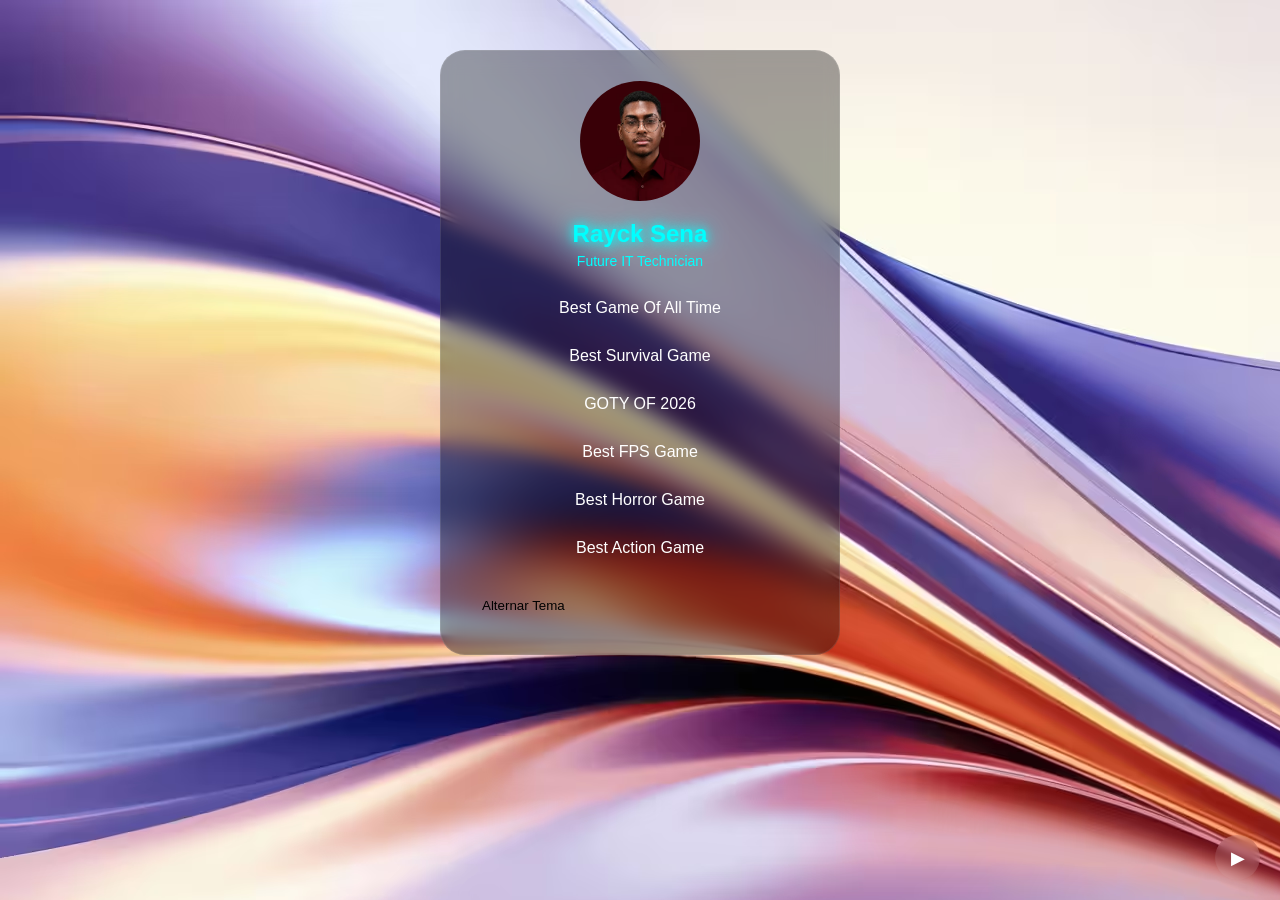
<file: meuprojeto/index.html>
<!DOCTYPE html>
<html lang="pt-BR">

<head>
  <meta charset="UTF-8">
  <title>Meu Linktree</title>
  <link rel="stylesheet" href="styles.css">
</head>

<body>

  <div class="container text-center">

    <img src="./profile.avif" alt="Foto" class="avatar">

    <h1 class="title">Rayck Sena</h1>
    <p class="subtitle">Future IT Technician</p>

    <div class="links">

      <a href="https://store.steampowered.com/app/1174180/Red_Dead_Redemption_2/" target="_blank" class="btn btn-primary">Best Game Of
        All Time</a>
      <a href="https://store.steampowered.com/app/346110/ARK_Survival_Evolved/" target="_blank" class="btn btn-secondary">Best Survival
        Game</a>
      <a href="https://www.rockstargames.com/VI" target="_blank" class="btn btn-dark">GOTY OF 2026</a>
      <a href="https://store.steampowered.com/app/730/CounterStrike_2/" target="_blank" class="btn btn-dark">Best FPS Game</a>
      <a href="https://store.steampowered.com/app/1693980/Dead_Space/" target="_blank" class="btn btn-dark">Best Horror Game</a>
      <a href="https://store.steampowered.com/app/601150/Devil_May_Cry_5/" target="_blank" class="btn btn-dark">Best Action Game</a>
    </div>

    <button class="btn btn-outline" onclick="toggleTheme()">
      Alternar Tema
    </button>

  </div>

  <script src="script.js"></script>
</body>

</html>

<audio id="musica" loop>
    <source src="Song.mp3" type="audio/mp3">
</audio>

<button id="player">▶</button>

<style>

#player{

    position: fixed;

    bottom: 20px;
    right: 20px;

    width: 45px;
    height: 45px;

    border: none;

    border-radius: 50%;

    background: rgba(255,255,255,0.1);

    color: white;

    backdrop-filter: blur(5px);

    cursor: pointer;

    font-size: 18px;
}

</style>

<script>

const musica = document.getElementById("musica");

const player = document.getElementById("player");

let tocando = false;

player.addEventListener("click", () => {

    if(!tocando){

        musica.play();

        player.innerHTML = "⏸";

        tocando = true;

    } else {

        musica.pause();

        player.innerHTML = "▶";

        tocando = false;

    }

});

</script>
</file>
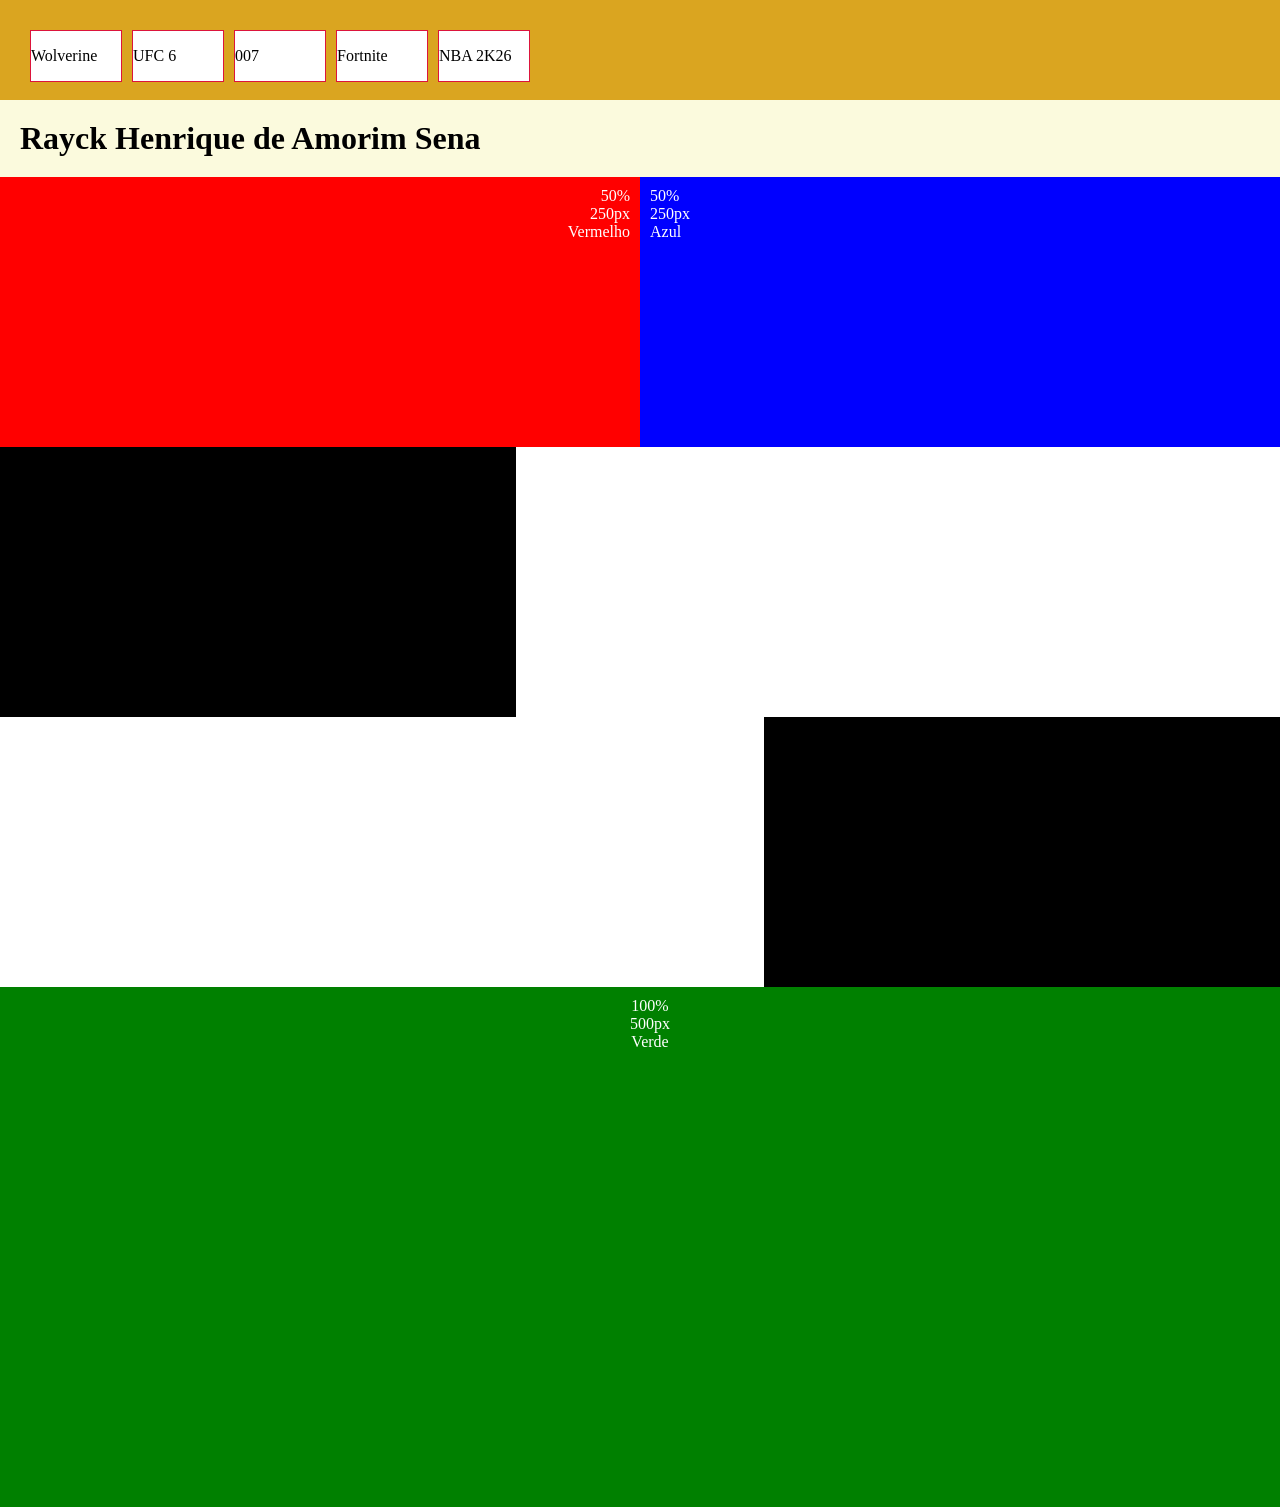
<file: modelo/index.html>
<!DOCTYPE html>
<html lang="en">

<head>
    <meta charset="UTF-8">
    <meta name="viewport" content="width=
    , initial-scale=1.0">
    <title>Document</title>

    <link rel="stylesheet" href="estilos.css">
</head>

<body>
    <div class="botoes">
        <a href="https://store.playstation.com/pt-br/product/UP9000-PPSA03671_00-MARVELSWOLVERINE"
            target="_blank">Wolverine</a>
        <a href="https://store.playstation.com/pt-br/product/EP0006-PPSA23566_00-STANDARDEDITION0" target="_blank"> UFC
            6</a>
        <a href="https://store.playstation.com/pt-br/concept/10006560" target="_blank">007</a>
        <a href="https://store.playstation.com/pt-br/concept/228748" target="_blank">Fortnite</a>
        <a href="https://store.playstation.com/pt-br/concept/10014149" target="_blank">NBA 2K26</a>
    </div>
    </div>
    <h1 class="h1">Rayck Henrique de Amorim Sena</h1>

    <div class="wrapper">
        <div class="meia-caixa texto-direita" style="background-color: red;">
            50%<br>
            250px<br>
            Vermelho<br>
        </div>
        <div class="meia-caixa" style="background-color: blue;">
            50%<br>
            250px<br>
            Azul<br>
        </div>

    </div>

    <div class="wrapper">
        <div class="meia-caixa texto-direita" style="background-color: black; color: white; width: 40%;">
        </div>
        <div class="meia-caixa" style="background-color: white; width: 60%;">
        </div>
    </div>

    <div class="wrapper">
        <div class="meia-caixa" style="background-color: white; color: black; width: 60%;">
        </div>

        <div class="meia-caixa" style="background-color: black; width: 40%;">
        </div>
    </div>

    <div class="caixa-completa">
        100%<br>
        500px<br>
        Verde<br>
    </div>

</body>

</html>
</file>
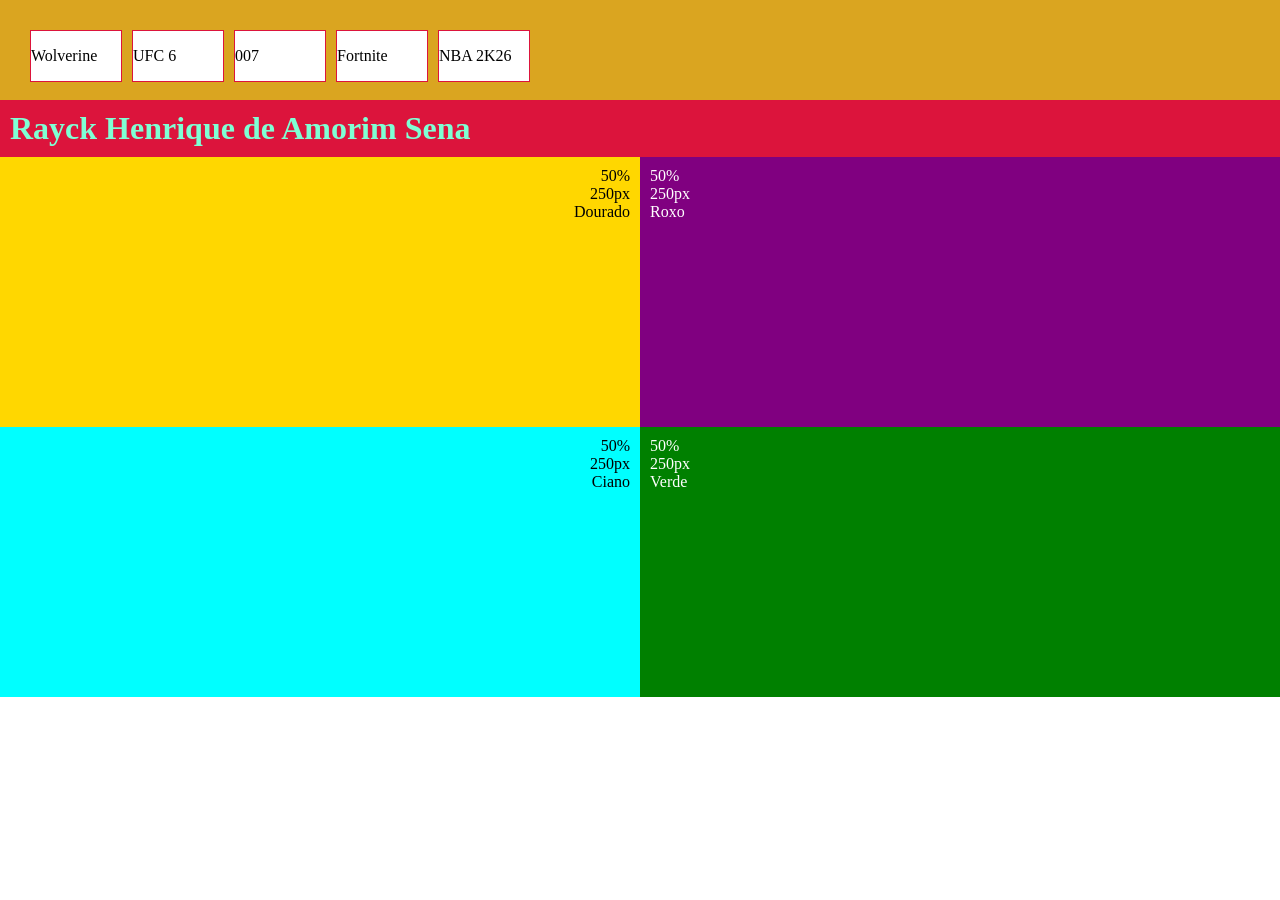
<file: modelo2/index.html>
<!DOCTYPE html>
<html lang="en">

<head>
    <meta charset="UTF-8">
    <meta name="viewport" content="width=device-width, initial-scale=1.0">
    <title>Document</title>
    <link rel="stylesheet" href="style.css">
</head>

<body>
    <div class="botoes">
        <a href="https://store.playstation.com/pt-br/product/UP9000-PPSA03671_00-MARVELSWOLVERINE"
            target="_blank">Wolverine</a>
        <a href="https://store.playstation.com/pt-br/product/EP0006-PPSA23566_00-STANDARDEDITION0" target="_blank"> UFC
            6</a>
        <a href="https://store.playstation.com/pt-br/concept/10006560" target="_blank">007</a>
        <a href="https://store.playstation.com/pt-br/concept/228748" target="_blank">Fortnite</a>
        <a href="https://store.playstation.com/pt-br/concept/10014149" target="_blank">NBA 2K26</a>
    </div>
    <h1 class="h1">Rayck Henrique de Amorim Sena</h1>
    <div class="wrapper">
        <div class="meia-caixa direita" style="background-color: gold; color: black;">
            50%<br>
            250px<br>
            Dourado
        </div>
        <div class="meia-caixa" style="background-color: purple;">
            50%<br>
            250px<br>
            Roxo
        </div>
    </div>

    <div class="wrapper">
        <div class="meia-caixa direita" style="background-color: cyan; color: black;">
            50%<br>
            250px<br>
            Ciano
        </div>

        <div class="meia-caixa" style="background-color: green;">
            50%<br>
            250px<br>
            Verde
        </div>
</body>

</html>
</file>
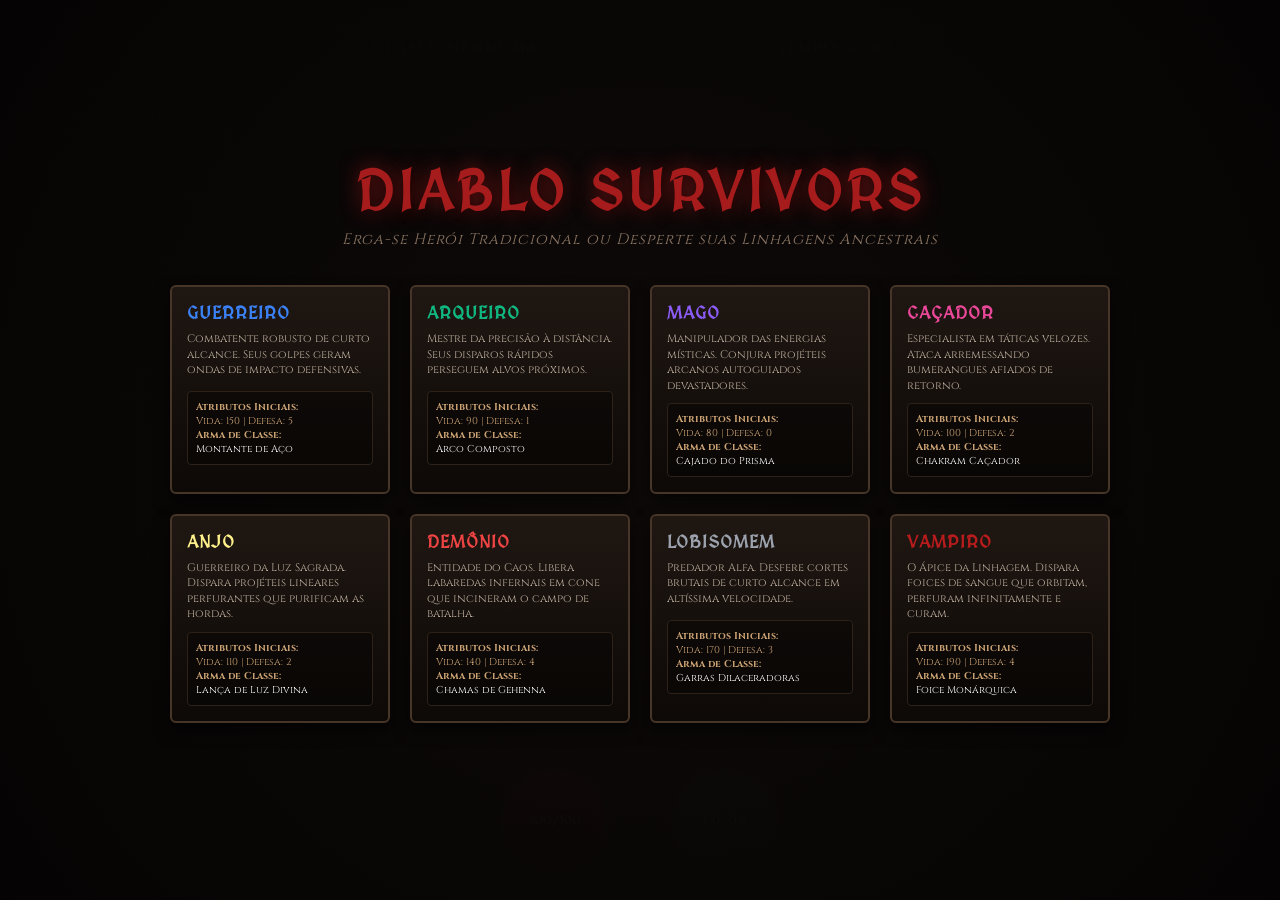
<file: neon racer/index.html>
<!DOCTYPE html>
<html lang="pt-BR">
<head>
    <meta charset="UTF-8">
    <meta name="viewport" content="width=device-width, initial-scale=1.0">
    <title>Diablo Survivors: Reconquista Infernal</title>
    <link href="https://fonts.googleapis.com/css2?family=Cinzel:wght@500;700;900&family=MedievalSharp&display=swap" rel="stylesheet">
    <style>
        * {
            box-sizing: border-box;
            user-select: none;
            margin: 0;
            padding: 0;
        }
        body, html {
            width: 100%;
            height: 100%;
            overflow: hidden;
            background-color: #030202;
            font-family: 'Cinzel', serif;
            color: #e5e1da;
        }
        #game-container {
            position: relative;
            width: 100vw;
            height: 100vh;
            display: flex;
            justify-content: center;
            align-items: center;
        }
        canvas {
            background-color: #090707;
            box-shadow: inset 0 0 100px #000, 0 0 50px #000;
            display: block;
        }
        
        /* HUD Superior (XP) */
        #xp-bar-container {
            position: absolute;
            top: 15px;
            left: 5%;
            width: 90%;
            height: 18px;
            background: rgba(15, 10, 10, 0.9);
            border: 2px solid #5c4432;
            border-radius: 3px;
            box-shadow: inset 0 0 10px #000, 0 4px 10px rgba(0,0,0,0.8);
            z-index: 10;
            padding: 2px;
        }
        #xp-bar {
            width: 0%;
            height: 100%;
            background: linear-gradient(90deg, #d4af37, #aa7c11, #f3e5ab);
            box-shadow: 0 0 12px #d4af37;
            border-radius: 1px;
            transition: width 0.1s ease;
        }
        #hud-text {
            position: absolute;
            top: 38px;
            left: 5%;
            width: 90%;
            display: flex;
            justify-content: space-between;
            font-size: 14px;
            font-weight: 700;
            text-transform: uppercase;
            letter-spacing: 1.5px;
            color: #c5b49f;
            text-shadow: 2px 2px 4px #000, -1px -1px 0 #000;
            z-index: 10;
        }

        /* HUD Inferior - Globos Góticos */
        #hud-bottom {
            position: absolute;
            bottom: 25px;
            left: 50%;
            transform: translateX(-50%);
            display: flex;
            align-items: flex-end;
            gap: 60px;
            z-index: 10;
            pointer-events: none;
        }
        .globe-container {
            position: relative;
            width: 110px;
            height: 110px;
            border-radius: 50%;
            border: 5px solid #3d2f24;
            background: radial-gradient(circle, rgba(20,15,15,0.9) 0%, rgba(5,5,5,1) 100%);
            box-shadow: 0 10px 25px #000, inset 0 0 30px rgba(0,0,0,0.9);
            overflow: hidden;
        }
        .globe-container::after {
            content: '';
            position: absolute;
            top: 5px; left: 15px; width: 30px; height: 15px;
            background: rgba(255,255,255,0.15);
            border-radius: 50%;
        }
        .globe-fluid {
            position: absolute;
            bottom: 0;
            width: 100%;
            height: 100%;
            transform-origin: bottom center;
            transition: height 0.3s cubic-bezier(0.4, 0, 0.2, 1);
        }
        #hp-globe {
            background: linear-gradient(0deg, #500 0%, #b00 50%, #ff2a2a 100%);
            box-shadow: inset 0 0 20px rgba(255, 0, 0, 0.6), 0 0 15px rgba(255,0,0,0.4);
        }
        #mana-globe {
            background: linear-gradient(0deg, #0d2b45 0%, #203c56 50%, #546a7b 100%);
            box-shadow: inset 0 0 20px rgba(255,255,255,0.1);
        }
        .globe-text {
            position: absolute;
            top: 50%;
            left: 50%;
            transform: translate(-50%, -50%);
            font-weight: 900;
            font-size: 13px;
            color: #ffffff;
            text-shadow: 2px 2px 4px #000, -1px -1px 2px #000;
            z-index: 11;
            font-family: 'MedievalSharp', sans-serif;
        }

        /* Painel Lateral de Inventário */
        #equipment-panel {
            position: absolute;
            left: 20px;
            top: 90px;
            width: 210px;
            background: linear-gradient(180deg, rgba(22, 16, 13, 0.95) 0%, rgba(10, 7, 5, 0.98) 100%);
            border: 2px solid #5c4432;
            padding: 15px;
            border-radius: 6px;
            box-shadow: 0 15px 30px rgba(0,0,0,0.9), inset 0 0 15px rgba(0,0,0,0.5);
            z-index: 10;
        }
        #equipment-panel h3 {
            font-size: 13px;
            text-transform: uppercase;
            text-align: center;
            margin-bottom: 12px;
            color: #d4af37;
            border-bottom: 2px solid #3d2f24;
            padding-bottom: 6px;
            letter-spacing: 1.5px;
        }
        .eq-slot {
            margin-bottom: 10px;
            background: rgba(0,0,0,0.5);
            border: 1px solid #3d2f24;
            padding: 8px;
            font-size: 11px;
            border-radius: 4px;
            box-shadow: inset 0 2px 5px rgba(0,0,0,0.8);
        }
        .eq-label {
            color: #8c7662;
            text-transform: uppercase;
            font-size: 9px;
            font-weight: bold;
            margin-bottom: 4px;
            letter-spacing: 0.5px;
        }
        .rarity-common { color: #b5b5b5; }
        .rarity-magic { color: #4ba3ff; text-shadow: 0 0 5px rgba(75,163,255,0.4); }
        .rarity-rare { color: #facc15; text-shadow: 0 0 5px rgba(250,204,21,0.4); }
        .rarity-legendary { color: #f97316; font-weight: bold; text-shadow: 0 0 8px rgba(249,115,22,0.6); }

        /* Telas de Overlay */
        .overlay {
            position: absolute;
            top: 0;
            left: 0;
            width: 100%;
            height: 100%;
            background: radial-gradient(circle, rgba(15,10,10,0.98) 0%, rgba(5,3,3,1) 100%);
            display: flex;
            flex-direction: column;
            justify-content: center;
            align-items: center;
            z-index: 100;
        }
        .hidden { display: none !important; }
        
        h1 {
            font-family: 'MedievalSharp', sans-serif;
            font-size: 56px;
            color: #a61c1c;
            text-transform: uppercase;
            letter-spacing: 4px;
            margin-bottom: 5px;
            text-shadow: 0 0 20px rgba(166,28,28,0.7), 2px 2px 10px #000;
            text-align: center;
        }
        .sub-gothic {
            font-size: 15px;
            color: #8c7662;
            font-style: italic;
            margin-bottom: 35px;
            letter-spacing: 1px;
        }
        button {
            background: linear-gradient(180deg, #5a1212 0%, #240505 100%);
            border: 2px solid #8c1a1a;
            color: #e5e1da;
            padding: 14px 45px;
            font-size: 18px;
            font-family: inherit;
            text-transform: uppercase;
            letter-spacing: 2px;
            cursor: pointer;
            box-shadow: 0 5px 15px #000;
            border-radius: 4px;
            transition: all 0.3s cubic-bezier(0.175, 0.885, 0.32, 1.275);
        }
        button:hover {
            border-color: #ff3333;
            color: #fff;
            box-shadow: 0 0 25px #a61c1c;
            transform: scale(1.05);
        }

        /* Menu de Seleção Expandido (8 Classes) */
        .class-grid {
            display: flex;
            gap: 20px;
            max-width: 90%;
            margin-bottom: 20px;
            flex-wrap: wrap;
            justify-content: center;
        }
        .class-card {
            width: 220px;
            background: linear-gradient(180deg, #1f1712 0%, #0d0907 100%);
            border: 2px solid #473527;
            border-radius: 6px;
            padding: 15px;
            cursor: pointer;
            box-shadow: 0 8px 16px rgba(0,0,0,0.6);
            transition: all 0.2s ease;
        }
        .class-card:hover {
            transform: translateY(-4px);
            border-color: #a61c1c;
            box-shadow: 0 0 20px rgba(166, 28, 28, 0.4);
        }
        .class-name { font-size: 18px; font-weight: bold; margin-bottom: 8px; text-transform: uppercase; letter-spacing: 1px; font-family: 'MedievalSharp', sans-serif;}
        .class-desc { font-size: 11px; color: #bdae9e; line-height: 1.4; min-height: 50px;}
        .class-perks { font-size: 10px; color: #cca374; margin-top: 10px; text-align: left; background: rgba(0,0,0,0.4); padding: 8px; border-radius: 4px; border: 1px solid #2d2118;}

        /* Menu de Escolha de Perks (Level Up Gótico) */
        #choice-container {
            display: flex;
            gap: 25px;
            margin-top: 25px;
            max-width: 90%;
        }
        .choice-card {
            width: 270px;
            background: linear-gradient(135deg, #241b14 0%, #0a0806 100%);
            border: 2px solid #6e533c;
            border-radius: 8px;
            padding: 20px;
            cursor: pointer;
            transition: all 0.3s ease;
            box-shadow: 0 15px 30px rgba(0,0,0,0.7);
            display: flex;
            flex-direction: column;
            align-items: center;
            text-align: center;
            position: relative;
        }
        .choice-card:hover {
            transform: translateY(-8px);
            border-color: #d4af37;
            box-shadow: 0 0 25px rgba(212,175,55,0.4);
        }
        .card-class { font-size: 10px; font-weight: bold; text-transform: uppercase; color: #a38566; letter-spacing: 1.5px; margin-bottom: 8px; }
        .card-title { font-size: 18px; color: #fff; margin-bottom: 12px; font-weight: bold; font-family: 'MedievalSharp', sans-serif; letter-spacing: 0.5px;}
        .card-desc { font-size: 12px; color: #c5b49f; line-height: 1.5; flex-grow: 1; }
        .card-level { margin-top: 15px; font-size: 11px; font-weight: bold; color: #d4af37; background: rgba(0,0,0,0.5); padding: 4px 12px; border-radius: 12px; border: 1px solid #4a3828; }

        .stats-box { background: rgba(12,9,9,0.95); border: 2px solid #473527; padding: 25px; width: 360px; margin-bottom: 35px; font-size: 14px; line-height: 2; border-radius: 4px; box-shadow: inset 0 0 15px #000; }
        .stats-row { display: flex; justify-content: space-between; border-bottom: 1px dashed #3a2b1f; }
    </style>
</head>
<body>

<div id="game-container">
    <div id="xp-bar-container"><div id="xp-bar"></div></div>
    <div id="hud-text">
        <span id="hud-level">Nível: 1</span>
        <span id="hud-class">Classe: Nenhuma</span>
        <span id="hud-time">Tempo: 00:00</span>
        <span id="hud-kills">Abates: 0</span>
    </div>

    <canvas id="gameCanvas"></canvas>

    <div id="equipment-panel">
        <h3>Inventário</h3>
        <div class="eq-slot"><div class="eq-label">Arma</div><div id="slot-weapon" class="rarity-common">Nenhum</div></div>
        <div class="eq-slot"><div class="eq-label">Peitoral</div><div id="slot-armor" class="rarity-common">Nenhum</div></div>
        <div class="eq-slot"><div class="eq-label">Anel</div><div id="slot-ring" class="rarity-common">Nenhum</div></div>
        <div class="eq-slot"><div class="eq-label">Botas</div><div id="slot-boots" class="rarity-common">Nenhum</div></div>
    </div>

    <div id="hud-bottom">
        <div class="globe-container">
            <div id="hp-globe" class="globe-fluid"></div>
            <div id="hp-text" class="globe-text">100/100</div>
        </div>
        <div class="globe-container">
            <div id="mana-globe" class="globe-fluid"></div>
            <div id="mana-text" class="globe-text">CD: 0%</div>
        </div>
    </div>

    <div id="screen-main" class="overlay">
        <h1>Diablo Survivors</h1>
        <div class="sub-gothic">Erga-se Herói Tradicional ou Desperte suas Linhagens Ancestrais</div>
        <div class="class-grid" id="class-selection-container"></div>
    </div>

    <div id="screen-levelup" class="overlay hidden">
        <h1 style="font-size: 36px; color: #d4af37; text-shadow: 0 0 15px rgba(212,175,55,0.4);">Bênção do Destino</h1>
        <div style="color: #8c7662; font-size: 14px; margin-bottom: 10px;">Evolua os Atributos e Habilidades Específicas de sua Vocação</div>
        <div id="choice-container"></div>
    </div>

    <div id="screen-gameover" class="overlay hidden">
        <h1 id="gameover-title">Destino Selado</h1>
        <div class="stats-box">
            <div class="stats-row"><span>Tempo Sobrevivido:</span><span id="stat-time">00:00</span></div>
            <div class="stats-row"><span>Nível Alcançado:</span><span id="stat-level">1</span></div>
            <div class="stats-row"><span>Monstros Abatidos:</span><span id="stat-kills">0</span></div>
            <div class="stats-row"><span>Melhor Item Encontrado:</span><span id="stat-loot" class="rarity-common">Nenhum</span></div>
        </div>
        <button id="btn-restart">Voltar ao Menu</button>
    </div>
</div>

<script>
const canvas = document.getElementById('gameCanvas');
const ctx = canvas.getContext('2d');

function resizeCanvas() {
    canvas.width = window.innerWidth;
    canvas.height = window.innerHeight;
}
window.addEventListener('resize', resizeCanvas);
resizeCanvas();

const keys = {};
window.addEventListener('keydown', e => keys[e.key.toLowerCase()] = true);
window.addEventListener('keyup', e => keys[e.key.toLowerCase()] = false);

const lootNames = {
    weapon: { prefix: ["Lâmina", "Arco", "Cajado", "Adaga", "Lança", "Foice"], base: "Relíquia", suffix: ["dos Reis", "do Caçador", "Arcano", "Rúnico", "Celestial", "Profano"] },
    armor: { prefix: ["Cota", "Manto", "Couraça", "Placa"], base: "Protetora", suffix: ["da Coragem", "da Sombra", "do Elementalista", "Divina", "Imortal"] },
    ring: { prefix: ["Selo", "Anel", "Aliança"], base: "Antigo", suffix: ["da Fortuna", "do Vento", "do Sangue", "da Luz Pura"] },
    boots: { prefix: ["Passos", "Botas", "Grevas"], base: "Velozes", suffix: ["da Jornada", "da Noite", "do Deserto", "da Fúria"] }
};

let gameState = "MENU";
let gameTime = 0;
let totalKills = 0;
let highestLootRarity = 0;
let highestLootName = "Nenhum";

// CONFIGURAÇÃO REESTRUTURADA DE TODAS AS 8 CLASSES (Com hierarquia e preservação)
const classesConfig = {
    // Clássicas Preservadas
    warrior: { name: "Guerreiro", desc: "Combatente robusto de curto alcance. Seus golpes geram ondas de impacto defensivas.", color: "#3b82f6", baseHp: 150, baseSpeed: 4.6, baseArmor: 5, critChance: 0.05, weaponName: "Montante de Aço" },
    archer: { name: "Arqueiro", desc: "Mestre da precisão à distância. Seus disparos rápidos perseguem alvos próximos.", color: "#10b981", baseHp: 90, baseSpeed: 5.5, baseArmor: 1, critChance: 0.15, weaponName: "Arco Composto" },
    mage: { name: "Mago", desc: "Manipulador das energias místicas. Conjura projéteis arcanos autoguiados devastadores.", color: "#8b5cf6", baseHp: 80, baseSpeed: 4.4, baseArmor: 0, critChance: 0.10, weaponName: "Cajado do Prisma" },
    hunter: { name: "Caçador", desc: "Especialista em táticas velozes. Ataca arremessando bumerangues afiados de retorno.", color: "#ec4899", baseHp: 100, baseSpeed: 5.2, baseArmor: 2, critChance: 0.12, weaponName: "Chakram Caçador" },
    // Novas Classes Místicas (Hierarquia Ascendente)
    angel: { name: "Anjo", desc: "Guerreiro da Luz Sagrada. Dispara projéteis lineares perfurantes que purificam as hordas.", color: "#fef08a", baseHp: 110, baseSpeed: 5.4, baseArmor: 2, critChance: 0.08, weaponName: "Lança de Luz Divina" },
    demon: { name: "Demônio", desc: "Entidade do Caos. Libera labaredas infernais em cone que incineram o campo de batalha.", color: "#ef4444", baseHp: 140, baseSpeed: 5.0, baseArmor: 4, critChance: 0.12, weaponName: "Chamas de Gehenna" },
    werewolf: { name: "Lobisomem", desc: "Predador Alfa. Desfere cortes brutais de curto alcance em altíssima velocidade.", color: "#9ca3af", baseHp: 170, baseSpeed: 5.8, baseArmor: 3, critChance: 0.16, weaponName: "Garras Dilaceradoras" },
    vampire: { name: "Vampiro", desc: "O Ápice da Linhagem. Dispara foices de sangue que orbitam, perfuram infinitamente e curam.", color: "#b91c1c", baseHp: 190, baseSpeed: 6.2, baseArmor: 4, critChance: 0.22, weaponName: "Foice Monárquica" }
};

let player = {
    x: 0, y: 0, radius: 15, currentClass: "",
    baseHp: 100, hp: 100, maxHp: 100,
    baseSpeed: 5.0, speed: 5.0,
    baseArmor: 0, armor: 0,
    critChance: 0.05, vampirism: 0,
    cooldownReduction: 0, pickupRadius: 85,
    level: 1, xp: 0, nextXp: 100,
    skills: {}, facingX: 1, facingY: 0
};

const camera = { x: 0, y: 0 };
let entities = [];
let projectiles = [];
let drops = [];
let corpses = [];

const poolParticles = [];
const poolCombatTexts = [];
const activeParticles = [];
const activeCombatTexts = [];

function acquireParticle() { return poolParticles.pop() || { x: 0, y: 0, vx: 0, vy: 0, size: 0, color: '', alpha: 1, maxLife: 0, life: 0 }; }
function releaseParticle(p) { poolParticles.push(p); }
function acquireCombatText() { return poolCombatTexts.pop() || { x: 0, y: 0, text: '', color: '', size: 0, alpha: 1, life: 0 }; }
function releaseCombatText(t) { poolCombatTexts.push(t); }

function spawnParticle(x, y, color, count=5) {
    for(let i=0; i<count; i++){
        let p = acquireParticle();
        p.x = x; p.y = y;
        let angle = Math.random() * Math.PI * 2;
        let speed = Math.random() * 2.5 + 1;
        p.vx = Math.cos(angle) * speed;
        p.vy = Math.sin(angle) * speed;
        p.size = Math.random() * 4 + 2;
        p.color = color; p.alpha = 1;
        p.maxLife = Math.random() * 25 + 15; p.life = p.maxLife;
        activeParticles.push(p);
    }
}

function spawnCombatText(x, y, text, color, size=15) {
    let t = acquireCombatText();
    t.x = x; t.y = y - 12; t.text = text; t.color = color; t.size = size; t.alpha = 1; t.life = 45;
    activeCombatTexts.push(t);
}

// Subdivisão Espacial por Grade (Otimização Dinâmica)
const GRID_CELL_SIZE = 120;
let spatialGrid = {};
function clearGrid() { spatialGrid = {}; }
function insertToGrid(entity) {
    let cellX = Math.floor(entity.x / GRID_CELL_SIZE);
    let cellY = Math.floor(entity.y / GRID_CELL_SIZE);
    let key = `${cellX},${cellY}`;
    if (!spatialGrid[key]) spatialGrid[key] = [];
    spatialGrid[key].push(entity);
}

function gainXp(v) {
    player.xp += v * 4.0; // Multiplicador de XP aumentado para progressão fluida
    if (player.xp >= player.nextXp) {
        player.xp -= player.nextXp;
        player.level++;
        player.nextXp = Math.floor(100 * Math.pow(player.level, 1.45));
        triggerLevelUp();
    }
}

const equippedItems = { weapon: null, armor: null, ring: null, boots: null };

function generateRandomItem(sourceType) {
    let r = Math.random();
    let rarity = 0;
    if (sourceType === "NECROMANTE" || sourceType === "DIABLO") rarity = 3;
    else if (sourceType === "ELITE") {
        if (r < 0.35) rarity = 3; else if (r < 0.75) rarity = 2; else rarity = 1;
    } else {
        if (r < 0.04) rarity = 3; else if (r < 0.15) rarity = 2; else if (r < 0.35) rarity = 1;
    }

    const slots = ["weapon", "armor", "ring", "boots"];
    let slot = slots[Math.floor(Math.random() * slots.length)];
    let names = lootNames[slot];
    let p = names.prefix[Math.floor(Math.random() * names.prefix.length)];
    let s = names.suffix[Math.floor(Math.random() * names.suffix.length)];
    
    let item = { slot: slot, name: `${p} ${names.base} ${s}`, rarity: rarity, mods: {} };
    let modCount = rarity + 1;
    let availableMods = ["dano", "life", "speed", "crit"];
    if (slot === "armor") availableMods.push("armor");

    for (let i = 0; i < modCount; i++) {
        let m = availableMods[i % availableMods.length];
        let scalar = (rarity + 1) * (Math.random() * 0.5 + 0.6);
        if (m === "dano") item.mods.dano = Math.floor(12 * scalar);
        if (m === "life") item.mods.life = Math.floor(45 * scalar);
        if (m === "speed") item.mods.speed = parseFloat((0.45 * scalar).toFixed(2));
        if (m === "crit") item.mods.crit = parseFloat((0.06 * scalar).toFixed(2));
        if (m === "armor") item.mods.armor = Math.floor(5 * scalar);
    }
    return item;
}

function equipItem(item) {
    equippedItems[item.slot] = item;
    if (item.rarity > highestLootRarity) {
        highestLootRarity = item.rarity;
        highestLootName = item.name;
    }
    recalculateStats();
    
    let el = document.getElementById(`slot-${item.slot}`);
    el.innerText = item.name;
    el.className = `eq-slot rarity-${["common","magic","rare","legendary"][item.rarity]}`;
    spawnCombatText(player.x, player.y - 30, "Loot Equipado!", "#d4af37", 16);
}

function recalculateStats() {
    let bonusDano = 0, bonusLife = 0, bonusSpeed = 0, bonusCrit = 0, bonusArmor = 0;
    for (let key in equippedItems) {
        let item = equippedItems[key];
        if (item) {
            if (item.mods.dano) bonusDano += item.mods.dano;
            if (item.mods.life) bonusLife += item.mods.life;
            if (item.mods.speed) bonusSpeed += item.mods.speed;
            if (item.mods.crit) bonusCrit += item.mods.crit;
            if (item.mods.armor) bonusArmor += item.mods.armor;
        }
    }

    let cfg = classesConfig[player.currentClass];
    // Integração matemática das Perks antigas e novas
    player.maxHp = cfg.baseHp + bonusLife + ((player.skills.juggernaut || 0) * 35) + ((player.skills.divineGrace || 0) * 30) + ((player.skills.bloodGorge || 0) * 45);
    player.armor = cfg.baseArmor + bonusArmor + ((player.skills.abyssalShield || 0) * 5) + ((player.skills.juggernaut || 0) * 2);
    player.speed = cfg.baseSpeed + bonusSpeed + ((player.skills.fleetFooted || 0) * 0.4) + ((player.skills.lupineSwiftness || 0) * 0.6);
    player.critChance = cfg.critChance + bonusCrit + ((player.skills.deadeye || 0) * 0.05) + ((player.skills.furySwipes || 0) * 0.05) + ((player.skills.hellfireEruption || 0) * 0.03);
    player.cooldownReduction = ((player.skills.arcaneInt || 0) * 0.08) + ((player.skills.divineGlow || 0) * 0.10) + ((player.skills.bloodGorge || 0) * 0.06);
    player.vampirism = ((player.skills.vampiricAscent || 0) * 0.05) + ((player.skills.furySwipes || 0) * 0.02) + ((player.skills.scavenger || 0) * 0.02);
    player.pickupRadius = 85 + ((player.skills.scavenger || 0) * 25) + ((player.skills.lupineSwiftness || 0) * 25);
}

// BANCO COMPLETO DE PERKS EXPANDIDO (8 Classes de forma completa e individual)
const skillPool = {
    // Perks Clássicas (Preservadas e Fortalecidas)
    juggernaut: { id: "juggernaut", name: "Fortaleza do Rei", cls: "Guerreiro", desc: "Concede bônus robustos de Armadura e Vida Máxima por nível." },
    deadeye: { id: "deadeye", name: "Foco do Predador", cls: "Arqueiro", desc: "Aumenta consideravelmente a Chance de Crítico e velocidade de flechas." },
    arcaneInt: { id: "arcaneInt", name: "Mente Suprema", cls: "Mago", desc: "Amplia o dano mágico e reduz drasticamente o Cooldown global." },
    scavenger: { id: "scavenger", name: "Mochileiro Ágil", cls: "Caçador", desc: "Aumenta o raio de coleta de itens e garante roubo de vida." },
    // Perks Místicas (Novas e Poderosas)
    divineGlow: { id: "divineGlow", name: "Aura do Alvorecer", cls: "Anjo", desc: "Reduz recargas de habilidades e amplia a cadência de projéteis luminosos." },
    divineGrace: { id: "divineGrace", name: "Graça Celestial", cls: "Anjo", desc: "Garante regeneração de vida passiva constante em combate." },
    hellfireEruption: { id: "hellfireEruption", name: "Chamas de Gehenna", cls: "Demônio", desc: "As labaredas espalham fagulhas explosivas que aumentam a chance de crítico." },
    abyssalShield: { id: "abyssalShield", name: "Pele de Enxofre", cls: "Demônio", desc: "Garante mitigação de danos absolutos e bônus de armadura pesada." },
    furySwipes: { id: "furySwipes", name: "Frenesi Lunar", cls: "Lobisomem", desc: "Aumenta o dano base das garras e concede roubo de vida crítico." },
    lupineSwiftness: { id: "lupineSwiftness", name: "Passada do Alfa", cls: "Lobisomem", desc: "Concede imenso aumento na velocidade de corrida e raio magnético." },
    vampiricAscent: { id: "vampiricAscent", name: "Soberania de Sangue", cls: "Vampiro", desc: "Alvos mortos explodem em morcegos de sangue que causam dano em área." },
    bloodGorge: { id: "bloodGorge", name: "Banquete Eterno", cls: "Vampiro", desc: "Aumenta permanentemente e de forma massiva a Vida e o Dano a cada nível." }
};

function triggerLevelUp() {
    gameState = "LEVELUP";
    document.getElementById('screen-levelup').classList.remove('hidden');
    let container = document.getElementById('choice-container');
    container.innerHTML = "";

    let variants = [];
    if (player.currentClass === "warrior") variants.push("juggernaut");
    if (player.currentClass === "archer") variants.push("deadeye");
    if (player.currentClass === "mage") variants.push("arcaneInt");
    if (player.currentClass === "hunter") variants.push("scavenger");
    if (player.currentClass === "angel") variants.push("divineGlow", "divineGrace");
    if (player.currentClass === "demon") variants.push("hellfireEruption", "abyssalShield");
    if (player.currentClass === "werewolf") variants.push("furySwipes", "lupineSwiftness");
    if (player.currentClass === "vampire") variants.push("vampiricAscent", "bloodGorge");

    let validOptions = variants.filter(id => (player.skills[id] || 0) < 5).map(id => skillPool[id]);
    
    validOptions.forEach(s => {
        let curLvl = player.skills[s.id] || 0;
        let card = document.createElement('div');
        card.className = "choice-card";
        card.innerHTML = `
            <div class="card-class">${s.cls}</div>
            <div class="card-title">${s.name}</div>
            <div class="card-desc">${s.desc}</div>
            <div class="card-level">Rank: ${curLvl}/5</div>
        `;
        card.onclick = () => {
            player.skills[s.id] = (player.skills[s.id] || 0) + 1;
            recalculateStats();
            document.getElementById('screen-levelup').classList.add('hidden');
            gameState = "PLAYING";
            requestAnimationFrame(gameLoop);
        };
        container.appendChild(card);
    });

    if (container.children.length === 0) {
        player.hp = Math.min(player.maxHp, player.hp + 65);
        gameState = "PLAYING";
        document.getElementById('screen-levelup').classList.add('hidden');
        requestAnimationFrame(gameLoop);
    }
}

/**
 * COMPONENTES DE ARMAS DE TODAS AS 8 CLASSES (Ataques Ampliados)
 */
let weaponTimer = 0;

function processActiveWeapons() {
    weaponTimer++;
    let cdReduction = 1 - player.cooldownReduction;
    
    let baseDmg = 16;
    for (let k in equippedItems) { if(equippedItems[k] && equippedItems[k].mods.dano) baseDmg += equippedItems[k].mods.dano; }

    // 1. GUERREIRO
    if (player.currentClass === "warrior") {
        let rate = 38 * cdReduction;
        if (weaponTimer >= rate) {
            weaponTimer = 0;
            let pLvl = player.skills.juggernaut || 0;
            projectiles.push({
                isCleave: true, x: player.x, y: player.y,
                radius: 65 + (pLvl * 6), damage: baseDmg * 1.3, life: 10, color: "rgba(59, 130, 246, 0.4)"
            });
            entities.forEach(m => {
                if (Math.hypot(m.x - player.x, m.y - player.y) <= 75 + (pLvl * 6)) {
                    dealDamageToMonster(m, baseDmg * 1.3, false, "#3b82f6");
                }
            });
        }
    }
    // 2. ARQUEIRO
    else if (player.currentClass === "archer") {
        let rate = 22 * cdReduction;
        if (weaponTimer >= rate) {
            weaponTimer = 0;
            let nearest = null, minDist = Infinity;
            entities.forEach(m => {
                let d = Math.hypot(m.x - player.x, m.y - player.y);
                if(d < minDist) { minDist = d; nearest = m; }
            });
            let angle = nearest ? Math.atan2(nearest.y - player.y, nearest.x - player.x) : Math.atan2(player.facingY, player.facingX);
            projectiles.push({
                isEnemy: false, x: player.x, y: player.y,
                vx: Math.cos(angle) * 11, vy: Math.sin(angle) * 11,
                radius: 5, damage: baseDmg * 0.95, color: "#10b981", life: 80
            });
        }
    }
    // 3. MAGO
    else if (player.currentClass === "mage") {
        let rate = 45 * cdReduction;
        if (weaponTimer >= rate) {
            weaponTimer = 0;
            for (let i = 0; i < 3; i++) {
                let angle = Math.atan2(player.facingY, player.facingX) + (i - 1) * 0.3;
                projectiles.push({
                    isEnemy: false, x: player.x, y: player.y,
                    vx: Math.cos(angle) * 6, vy: Math.sin(angle) * 6,
                    radius: 8, damage: baseDmg * 1.1, color: "#8b5cf6", life: 90, isArcane: true
                });
            }
        }
    }
    // 4. CAÇADOR
    else if (player.currentClass === "hunter") {
        let rate = 32 * cdReduction;
        if (weaponTimer >= rate) {
            weaponTimer = 0;
            let angle = Math.atan2(player.facingY, player.facingX);
            projectiles.push({
                isEnemy: false, x: player.x, y: player.y,
                vx: Math.cos(angle) * 6.5, vy: Math.sin(angle) * 6.5,
                radius: 10, damage: baseDmg * 1.15, color: "#ec4899", life: 50, isBoomerang: true, stage: 0
            });
        }
    }
    // 5. ANJO
    else if (player.currentClass === "angel") {
        let rate = 32 * cdReduction;
        if (weaponTimer >= rate) {
            weaponTimer = 0;
            let angle = Math.atan2(player.facingY, player.facingX);
            projectiles.push({
                isEnemy: false, x: player.x, y: player.y,
                vx: Math.cos(angle) * 9, vy: Math.sin(angle) * 9,
                radius: 6, damage: baseDmg * 1.25, color: "#fef08a", life: 95, pierce: 3
            });
        }
    } 
    // 6. DEMÔNIO
    else if (player.currentClass === "demon") {
        let rate = 28 * cdReduction;
        if (weaponTimer >= rate) {
            weaponTimer = 0;
            let baseAngle = Math.atan2(player.facingY, player.facingX);
            for(let i = -1; i <= 1; i++) {
                let angle = baseAngle + (i * 0.28);
                projectiles.push({
                    isEnemy: false, x: player.x, y: player.y,
                    vx: Math.cos(angle) * 6.5, vy: Math.sin(angle) * 6.5,
                    radius: 13, damage: baseDmg * 1.05, color: "#f97316", life: 32, pierce: 6
                });
            }
        }
    }
    // 7. LOBISOMEM
    else if (player.currentClass === "werewolf") {
        let rate = 14 * cdReduction; 
        if (weaponTimer >= rate) {
            weaponTimer = 0;
            let angle = Math.atan2(player.facingY, player.facingX);
            projectiles.push({
                isCleave: true, x: player.x + Math.cos(angle)*25, y: player.y + Math.sin(angle)*25,
                radius: 50, damage: baseDmg * 1.45, life: 7, color: "rgba(180, 180, 185, 0.4)"
            });
            entities.forEach(m => {
                if (Math.hypot(m.x - (player.x + Math.cos(angle)*25), m.y - (player.y + Math.sin(angle)*25)) <= 60) {
                    dealDamageToMonster(m, baseDmg * 1.45, false, "#9ca3af");
                }
            });
        }
    }
    // 8. VAMPIRO (Ápice Hierárquico)
    else if (player.currentClass === "vampire") {
        let rate = 24 * cdReduction;
        if (weaponTimer >= rate) {
            weaponTimer = 0;
            let baseAngle = Math.atan2(player.facingY, player.facingX);
            let bLvl = player.skills.bloodGorge || 0;
            let dmgMult = 1.7 + (bLvl * 0.25);
            projectiles.push({
                isEnemy: false, x: player.x, y: player.y,
                vx: Math.cos(baseAngle) * 6, vy: Math.sin(baseAngle) * 6,
                radius: 20, damage: baseDmg * dmgMult, color: "#b91c1c", life: 75, pierce: 99,
                isScythe: true, angleOffset: 0
            });
        }
    }
}

/**
 * BESTIÁRIO INTEGRAÇÃO (Inimigos, Elites e Boss Mecânica Organizada)
 */
class Monster {
    constructor(x, y, type) {
        this.x = x; this.y = y; this.type = type;
        this.radius = (type === "NECROMANTE" || type === "DIABLO") ? 34 : (type === "ELITE" ? 19 : 13);
        let tMin = gameTime / 60000;
        let hpScalar = Math.pow(1.25, tMin);
        let dmgScalar = Math.pow(1.18, tMin);

        if (type === "MONSTER") {
            this.maxHp = 16 * hpScalar; this.speed = 1.8; this.damage = 6 * dmgScalar; this.color = "#556b2f";
        } else if (type === "XAMAN") {
            this.maxHp = 30 * hpScalar; this.speed = 1.4; this.damage = 5 * dmgScalar; this.color = "#7c3aed"; this.shootCD = 0;
        } else if (type === "ELITE") {
            this.maxHp = 100 * hpScalar; this.speed = 2.4; this.damage = 16 * dmgScalar; this.color = "#ea580c";
        } else if (type === "NECROMANTE") {
            this.maxHp = 1600 * hpScalar; this.speed = 1.6; this.damage = 22; this.color = "#10b981";
            this.shootCD = 0; this.summonCD = 0;
        } else if (type === "DIABLO") {
            this.maxHp = 5000; this.speed = 1.7; this.damage = 36; this.color = "#ef4444";
            this.attackPattern = 0; this.patternTimer = 0;
        }
        this.hp = this.maxHp;
    }

    update() {
        let dx = player.x - this.x; let dy = player.y - this.y;
        let dist = Math.hypot(dx, dy);

        let repX = 0, repY = 0;
        let cellX = Math.floor(this.x / GRID_CELL_SIZE);
        let cellY = Math.floor(this.y / GRID_CELL_SIZE);
        let key = `${cellX},${cellY}`;
        let neighbors = spatialGrid[key] || [];
        
        for (let i = 0; i < neighbors.length; i++) {
            let n = neighbors[i];
            if (n !== this) {
                let rDx = this.x - n.x; let rDy = this.y - n.y;
                let rDist = Math.hypot(rDx, rDy);
                if (rDist < this.radius + n.radius + 4 && rDist > 0) {
                    repX += rDx / rDist; repY += rDy / rDist;
                }
            }
        }

        // Inteligência Controlada e Justa do Necromante
        if (this.type === "NECROMANTE") {
            if (dist < 220) {
                this.x -= (dx / dist) * this.speed; this.y -= (dy / dist) * this.speed;
            } else if (dist > 320) {
                this.x += (dx / dist) * this.speed; this.y += (dy / dist) * this.speed;
            }
            this.shootCD++; this.summonCD++;

            if (this.shootCD > 65) { 
                this.shootCD = 0;
                if (dist < 550) {
                    projectiles.push({
                        isEnemy: true, x: this.x, y: this.y,
                        vx: (dx / dist) * 4.5, vy: (dy / dist) * 4.5,
                        radius: 10, damage: this.damage, color: "#10b981", life: 140
                    });
                }
            }
            if (this.summonCD > 150) {
                this.summonCD = 0;
                if (corpses.length > 0) {
                    let c = corpses.pop();
                    entities.push(new Monster(c.x, c.y, "MONSTER"));
                    spawnParticle(c.x, c.y, "#10b981", 10);
                } else {
                    entities.push(new Monster(this.x + 35, this.y + 35, "MONSTER"));
                }
            }
        } 
        else if (this.type === "DIABLO") {
            this.patternTimer++;
            if (this.patternTimer > 140) {
                this.patternTimer = 0;
                this.attackPattern = (this.attackPattern + 1) % 3;
                if(this.attackPattern === 2) {
                    for(let a=0; a<Math.PI*2; a+=Math.PI/10) {
                        projectiles.push({
                            isEnemy: true, x: this.x, y: this.y,
                            vx: Math.cos(a) * 4.2, vy: Math.sin(a) * 4.2,
                            radius: 9, damage: this.damage, color: "#ef4444", life: 130
                        });
                    }
                }
            }
            if (this.attackPattern === 1 && this.patternTimer % 25 === 0) {
                let targetX = player.x + (Math.random()*50 - 25);
                let targetY = player.y + (Math.random()*50 - 25);
                setTimeout(() => {
                    if(gameState !== "PLAYING") return;
                    spawnParticle(targetX, targetY, "#ef4444", 25);
                    if (Math.hypot(player.x - targetX, player.y - targetY) < 55) takeDamage(this.damage * 1.35);
                }, 750);
                projectiles.push({ isEnemy:true, isWarning: true, x: targetX, y: targetY, radius: 50, life: 45 });
            }
            if(dist > 0) { this.x += (dx / dist) * this.speed; this.y += (dy / dist) * this.speed; }
        } else if (this.type === "XAMAN") {
            if (dist < 180) { this.x -= (dx / dist) * this.speed; this.y -= (dy / dist) * this.speed; }
            else if (dist > 260) { this.x += (dx / dist) * this.speed; this.y += (dy / dist) * this.speed; }
            this.shootCD++;
            if (this.shootCD > 90) {
                this.shootCD = 0;
                if (dist < 450) {
                    projectiles.push({
                        isEnemy: true, x: this.x, y: this.y,
                        vx: (dx / dist) * 4.0, vy: (dy / dist) * 4.0,
                        radius: 6, damage: this.damage, color: "#8b5cf6", life: 110
                    });
                }
            }
        } else {
            if (dist > 0) {
                this.x += (dx / dist) * this.speed + repX * 0.4;
                this.y += (dy / dist) * this.speed + repY * 0.4;
            }
        }
    }

    draw() {
        let relX = this.x - camera.x; let relY = this.y - camera.y;
        if (this.type === "DIABLO" || this.type === "NECROMANTE" || this.type === "ELITE") { 
            ctx.shadowColor = this.color; ctx.shadowBlur = 18; 
        }
        ctx.fillStyle = this.color; ctx.beginPath(); ctx.arc(relX, relY, this.radius, 0, Math.PI * 2); ctx.fill();
        ctx.shadowBlur = 0;

        if (this.hp < this.maxHp) {
            ctx.fillStyle = "#1e1414"; ctx.fillRect(relX - 20, relY - this.radius - 10, 40, 6);
            ctx.fillStyle = "#e11d48"; ctx.fillRect(relX - 20, relY - this.radius - 10, (this.hp / this.maxHp) * 40, 6);
        }
    }
}

function spawnDrop(x, y, type) {
    let r = Math.random(); let value = 1; let col = "#3b82f6";
    if(r < 0.12) { value = 25; col = "#ef4444"; } 
    else if(r < 0.32) { value = 8; col = "#facc15"; }

    drops.push({ x: x, y: y, type: "XP", value: value, color: col, radius: 4 });

    let dropChance = 0.05;
    if(type === "ELITE") dropChance = 0.40;
    if(type === "NECROMANTE" || type === "DIABLO") dropChance = 1.00;

    if(Math.random() <= dropChance) {
        let it = generateRandomItem(type);
        let colLoot = ["#fff", "#3b82f6", "#facc15", "#f97316"][it.rarity];
        drops.push({ x: x + 15, y: y, type: "ITEM", item: it, color: colLoot, radius: 6 });
    }
}

function dealDamageToMonster(monster, dmg, forceCrit=false, colorOverride=null) {
    let isCrit = forceCrit || (Math.random() < player.critChance);
    if(isCrit) dmg *= 2;
    monster.hp -= dmg;
    
    let txtColor = colorOverride || (isCrit ? "#f59e0b" : "#ffffff");
    spawnCombatText(monster.x, monster.y, Math.floor(dmg) + (isCrit ? "!" : ""), txtColor, isCrit ? 22 : 14);
    spawnParticle(monster.x, monster.y, "#5e0a0a", 4);

    if (player.vampirism > 0) {
        player.hp = Math.min(player.maxHp, player.hp + (dmg * player.vampirism));
    }

    if (monster.hp <= 0) {
        totalKills++;
        spawnDrop(monster.x, monster.y, monster.type);
        
        if ((player.skills.vampiricAscent || 0) > 0) {
            let batDmg = (player.skills.vampiricAscent * 15);
            projectiles.push({ isCleave: true, x: monster.x, y: monster.y, radius: 65, life: 8, color: "rgba(185, 28, 28, 0.4)" });
            entities.forEach(m => {
                if (Math.hypot(m.x - monster.x, m.y - monster.y) <= 65) m.hp -= batDmg;
            });
        }
        if (corpses.length < 60) corpses.push({ x: monster.x, y: monster.y });
        entities.splice(entities.indexOf(monster), 1);
    }
}

function takeDamage(dmg) {
    if (gameState !== "PLAYING") return;
    let finalDmg = Math.max(1, dmg - player.armor);
    player.hp -= finalDmg;
    spawnCombatText(player.x, player.y, Math.floor(finalDmg), "#ef4444", 18);
    spawnParticle(player.x, player.y, "#ef4444", 6);
    if (player.hp <= 0) { player.hp = 0; endGame(false); }
}

let spawnTimer = 0;
let necromanteSpawned = false;
let diabloSpawned = false;

function processSpawns() {
    spawnTimer++;
    let tSec = gameTime / 1000;
    let spawnRate = tSec > 120 ? 14 : (tSec > 60 ? 22 : 34);

    if (spawnTimer >= spawnRate) {
        spawnTimer = 0;
        let angle = Math.random() * Math.PI * 2;
        let dist = Math.max(canvas.width, canvas.height) / 2 + 60;
        let sx = player.x + Math.cos(angle) * dist;
        let sy = player.y + Math.sin(angle) * dist;

        let r = Math.random();
        if (tSec < 45) entities.push(new Monster(sx, sy, "MONSTER"));
        else if (tSec < 90) {
            if(r < 0.28) entities.push(new Monster(sx, sy, "XAMAN"));
            else entities.push(new Monster(sx, sy, "MONSTER"));
        } else {
            if(r < 0.22) entities.push(new Monster(sx, sy, "ELITE"));
            else if(r < 0.42) entities.push(new Monster(sx, sy, "XAMAN"));
            else entities.push(new Monster(sx, sy, "MONSTER"));
        }
    }

    if (tSec >= 60 && !necromanteSpawned) {
        necromanteSpawned = true;
        entities.push(new Monster(player.x, player.y - 260, "NECROMANTE"));
        spawnCombatText(player.x, player.y - 120, "O NECROMANTE SURGIU!", "#10b981", 26);
    }

    if (tSec >= 150 && !diabloSpawned) {
        diabloSpawned = true; 
        entities.push(new Monster(player.x, player.y - 320, "DIABLO"));
        spawnCombatText(player.x, player.y - 120, "DIABLO ERGUEU-SE!", "#ef4444", 30);
    }
}

function gameLoop() {
    if (gameState !== "PLAYING") return;
    gameTime += 16.66;

    let moveX = 0, moveY = 0;
    if (keys['w'] || keys['arrowup']) moveY = -1;
    if (keys['s'] || keys['arrowdown']) moveY = 1;
    if (keys['a'] || keys['arrowleft']) moveX = -1;
    if (keys['d'] || keys['arrowright']) moveX = 1;

    if (moveX !== 0 || moveY !== 0) {
        let len = Math.hypot(moveX, moveY);
        player.x += (moveX / len) * player.speed;
        player.y += (moveY / len) * player.speed;
        player.facingX = moveX / len; player.facingY = moveY / len;
    }

    camera.x = player.x - canvas.width / 2;
    camera.y = player.y - canvas.height / 2;

    clearGrid();
    entities.forEach(insertToGrid);
    entities.forEach(m => m.update());
    
    if (player.currentClass === "angel" && (player.skills.divineGrace || 0) > 0) {
        if (Math.random() < 0.012) player.hp = Math.min(player.maxHp, player.hp + (player.skills.divineGrace * 0.6));
    }

    processActiveWeapons();

    // Processamento das Balas e Inteligência dos Ataques
    for (let i = projectiles.length - 1; i >= 0; i--) {
        let p = projectiles[i]; p.life--;
        if (p.life <= 0) { projectiles.splice(i, 1); continue; }
        if (p.isNova || p.isWarning || p.isCleave) continue;

        if (p.isScythe) {
            p.angleOffset += 0.16;
            p.x += p.vx + Math.cos(p.angleOffset) * 4.5;
            p.y += p.vy + Math.sin(p.angleOffset) * 4.5;
        } else if (p.isBoomerang) {
            if (p.stage === 0) {
                p.x += p.vx; p.y += p.vy;
                if(p.life < 25) p.stage = 1;
            } else {
                let dx = player.x - p.x, dy = player.y - p.y;
                let d = Math.hypot(dx, dy);
                if(d > 5){ p.x += (dx/d)*7.5; p.y += (dy/d)*7.5; }
            }
        } else if (p.isArcane) {
            let target = null, closest = 280;
            entities.forEach(m => {
                let d = Math.hypot(m.x - p.x, m.y - p.y);
                if(d < closest) { closest = d; target = m; }
            });
            if (target) {
                let angle = Math.atan2(target.y - p.y, target.x - p.x);
                p.vx = p.vx * 0.85 + Math.cos(angle) * 1.2;
                p.vy = p.vy * 0.85 + Math.sin(angle) * 1.2;
            }
            p.x += p.vx; p.y += p.vy;
        } else {
            p.x += p.vx; p.y += p.vy;
        }

        if (!p.isEnemy) {
            let cellX = Math.floor(p.x / GRID_CELL_SIZE);
            let cellY = Math.floor(p.y / GRID_CELL_SIZE);
            let targets = spatialGrid[`${cellX},${cellY}`] || [];
            for (let j = 0; j < targets.length; j++) {
                let m = targets[j];
                if (Math.hypot(m.x - p.x, m.y - p.y) < m.radius + p.radius) {
                    dealDamageToMonster(m, p.damage);
                    if (p.isBoomerang) continue;
                    if (p.pierce && p.pierce > 1) p.pierce--;
                    else { p.life = 0; break; }
                }
            }
        } else {
            if (Math.hypot(player.x - p.x, player.y - p.y) < player.radius + p.radius) {
                takeDamage(p.damage); p.life = 0;
            }
        }
    }

    // Coleta por Magnetismo de Itens/XP
    for (let i = drops.length - 1; i >= 0; i--) {
        let d = drops[i]; let dist = Math.hypot(player.x - d.x, player.y - d.y);
        if (dist <= player.pickupRadius) {
            d.x += ((player.x - d.x) / dist) * 7.0;
            d.y += ((player.y - d.y) / dist) * 7.0;
            if (dist <= player.radius + d.radius) {
                if (d.type === "XP") gainXp(d.value);
                else if (d.type === "ITEM") equipItem(d.item);
                drops.splice(i, 1);
            }
        }
    }

    for(let i=activeParticles.length-1; i>=0; i--) {
        let p = activeParticles[i]; p.life--; p.x += p.vx; p.y += p.vy; p.alpha = p.life/p.maxLife;
        if(p.life<=0){ activeParticles.splice(i,1); releaseParticle(p); }
    }
    for(let i=activeCombatTexts.length-1; i>=0; i--) {
        let t = activeCombatTexts[i]; t.life--; t.y -= 0.5; t.alpha = t.life/45;
        if(t.life<=0){ activeCombatTexts.splice(i,1); releaseCombatText(t); }
    }

    entities.forEach(m => {
        if (Math.hypot(player.x - m.x, player.y - m.y) < player.radius + m.radius) {
            if (Math.random() < 0.08) takeDamage(m.damage);
        }
    });

    processSpawns(); drawEverything(); updateHUD();

    if (diabloSpawned && !entities.some(e => e.type === "DIABLO")) { endGame(true); return; }
    requestAnimationFrame(gameLoop);
}

// SISTEMA DE RENDERIZAÇÃO ESTÉTICA AVANÇADA (ILUMINAÇÃO RADIAL DINÂMICA)
function drawEverything() {
    ctx.clearRect(0, 0, canvas.width, canvas.height);
    
    // Grid Gótica do Chão Masmorra
    let sX = Math.floor(camera.x / 50) * 50; let sY = Math.floor(camera.y / 50) * 50;
    ctx.strokeStyle = "#120e0e"; ctx.lineWidth = 1;
    for (let x = sX; x < sX + canvas.width + 50; x += 50) { ctx.beginPath(); ctx.moveTo(x - camera.x, 0); ctx.lineTo(x - camera.x, canvas.height); ctx.stroke(); }
    for (let y = sY; y < sY + canvas.height + 50; y += 50) { ctx.beginPath(); ctx.moveTo(0, y - camera.y); ctx.lineTo(canvas.width, y - camera.y); ctx.stroke(); }

    // Corpos no chão
    ctx.fillStyle = "rgba(35, 15, 15, 0.25)";
    corpses.forEach(c => { ctx.beginPath(); ctx.arc(c.x - camera.x, c.y - camera.y, 8, 0, Math.PI*2); ctx.fill(); });

    // Drops e Tesouros
    drops.forEach(d => {
        ctx.shadowColor = d.color; ctx.shadowBlur = 10; ctx.fillStyle = d.color; ctx.beginPath();
        if(d.type === "ITEM") ctx.fillRect(d.x - camera.x - 5, d.y - camera.y - 5, 10, 10);
        else ctx.arc(d.x - camera.x, d.y - camera.y, d.radius, 0, Math.PI * 2);
        ctx.fill();
    });
    ctx.shadowBlur = 0;

    entities.forEach(m => m.draw());

    projectiles.forEach(p => {
        if (p.isWarning) {
            ctx.strokeStyle = "rgba(239,68,68,0.6)"; ctx.lineWidth = 2; ctx.beginPath(); ctx.arc(p.x - camera.x, p.y - camera.y, p.radius, 0, Math.PI * 2); ctx.stroke();
            ctx.fillStyle = "rgba(239,68,68,0.18)"; ctx.fill();
        } else if (p.isCleave) {
            ctx.strokeStyle = p.color; ctx.lineWidth = 4; ctx.beginPath(); ctx.arc(p.x - camera.x, p.y - camera.y, p.radius, 0, Math.PI*2); ctx.stroke();
        } else {
            ctx.fillStyle = p.color; ctx.shadowColor = p.color; ctx.shadowBlur = 6; ctx.beginPath(); ctx.arc(p.x - camera.x, p.y - camera.y, p.radius, 0, Math.PI * 2); ctx.fill();
            ctx.shadowBlur = 0;
        }
    });

    // Desenho do Jogador
    let pRelX = player.x - camera.x; let pRelY = player.y - camera.y;
    ctx.fillStyle = classesConfig[player.currentClass]?.color || "#fff";
    ctx.shadowColor = classesConfig[player.currentClass]?.color || "#fff"; ctx.shadowBlur = 12;
    ctx.beginPath(); ctx.arc(pRelX, pRelY, player.radius, 0, Math.PI * 2); ctx.fill();
    ctx.shadowBlur = 0;

    // Efeitos Visuais de Partículas e Textos
    activeParticles.forEach(p => { ctx.fillStyle = p.color; ctx.globalAlpha = p.alpha; ctx.fillRect(p.x - camera.x, p.y - camera.y, p.size, p.size); });
    ctx.globalAlpha = 1.0;
    activeCombatTexts.forEach(t => { ctx.fillStyle = t.color; ctx.globalAlpha = t.alpha; ctx.font = `bold ${t.size}px 'Cinzel', serif`; ctx.fillText(t.text, t.x - camera.x, t.y - camera.y); });
    ctx.globalAlpha = 1.0;

    // VIGNETTE E ILUMINAÇÃO DINÂMICA PREMIUM
    let ambientGrad = ctx.createRadialGradient(pRelX, pRelY, 180, pRelX, pRelY, Math.max(canvas.width, canvas.height) * 0.55);
    ambientGrad.addColorStop(0, "rgba(0,0,0,0)"); 
    ambientGrad.addColorStop(1, "rgba(3,2,2,0.98)");
    ctx.fillStyle = ambientGrad; ctx.fillRect(0, 0, canvas.width, canvas.height);
}

function updateHUD() {
    document.getElementById('xp-bar').style.width = `${(player.xp / player.nextXp) * 100}%`;
    document.getElementById('hud-level').innerText = `Nível: ${player.level}`;
    document.getElementById('hud-kills').innerText = `Abates: ${totalKills}`;
    let min = Math.floor(gameTime / 60000).toString().padStart(2, '0');
    let sec = Math.floor((gameTime % 60000) / 1000).toString().padStart(2, '0');
    document.getElementById('hud-time').innerText = `Tempo: ${min}:${sec}`;
    document.getElementById('hp-text').innerText = `${Math.floor(player.hp)}/${player.maxHp}`;
    document.getElementById('hp-globe').style.height = `${(player.hp / player.maxHp) * 100}%`;
    let cdPct = Math.min(90, Math.floor(player.cooldownReduction * 100));
    document.getElementById('mana-text').innerText = `CD: -${cdPct}%`;
    document.getElementById('mana-globe').style.height = `${100 - cdPct}%`;
}

function initClassSelectionMenu() {
    let container = document.getElementById('class-selection-container');
    container.innerHTML = "";
    for (let key in classesConfig) {
        let c = classesConfig[key];
        let card = document.createElement('div');
        card.className = "class-card";
        card.innerHTML = `
            <div class="class-name" style="color:${c.color}">${c.name}</div>
            <div class="class-desc">${c.desc}</div>
            <div class="class-perks">
                <b>Atributos Iniciais:</b><br>
                Vida: ${c.baseHp} | Defesa: ${c.baseArmor}<br>
                <b>Arma de Classe:</b><br>
                <span style="color:#fff">${c.weaponName}</span>
            </div>
        `;
        card.onclick = () => selectClassAndStart(key);
        container.appendChild(card);
    }
}

function selectClassAndStart(classKey) {
    player.currentClass = classKey;
    document.getElementById('hud-class').innerText = `Classe: ${classesConfig[classKey].name}`;
    resetGame();
}

function endGame(victory) {
    gameState = "GAMEOVER";
    document.getElementById('screen-gameover').classList.remove('hidden');
    let title = document.getElementById('gameover-title');
    if (victory) { title.innerText = "VITÓRIA ABSOLUTA!"; title.style.color = "#facc15"; title.style.textShadow = "0 0 20px #facc15"; }
    else { title.innerText = "Destino Selado"; title.style.color = "#b91c1c"; title.style.textShadow = "0 0 20px #b91c1c"; }
    let min = Math.floor(gameTime / 60000).toString().padStart(2, '0');
    let sec = Math.floor((gameTime % 60000) / 1000).toString().padStart(2, '0');
    document.getElementById('stat-time').innerText = `${min}:${sec}`;
    document.getElementById('stat-level').innerText = player.level;
    document.getElementById('stat-kills').innerText = totalKills;
    document.getElementById('stat-loot').innerText = highestLootName;
}

function resetGame() {
    gameTime = 0; totalKills = 0; necromanteSpawned = false; diabloSpawned = false; spawnTimer = 0; weaponTimer = 0;
    highestLootRarity = 0; highestLootName = "Nenhum";
    player.x = 0; player.y = 0; player.level = 1; player.xp = 0; player.nextXp = 100;
    
    player.skills = {};
    for (let k in equippedItems) equippedItems[k] = null;
    ["slot-weapon", "slot-armor", "slot-ring", "slot-boots"].forEach(id => {
        let el = document.getElementById(id); el.innerText = "Nenhum"; el.className = "eq-slot rarity-common";
    });

    entities = []; projectiles = []; drops = []; corpses = [];
    activeParticles.length = 0; activeCombatTexts.length = 0;
    
    recalculateStats();
    player.hp = player.maxHp;
    gameState = "PLAYING";
    
    document.getElementById('screen-main').classList.add('hidden');
    document.getElementById('screen-gameover').classList.add('hidden');
    requestAnimationFrame(gameLoop);
}

document.getElementById('btn-restart').onclick = () => {
    document.getElementById('screen-gameover').classList.add('hidden');
    document.getElementById('screen-main').classList.remove('hidden');
};

initClassSelectionMenu();
</script>
</body>
</html>
</file>
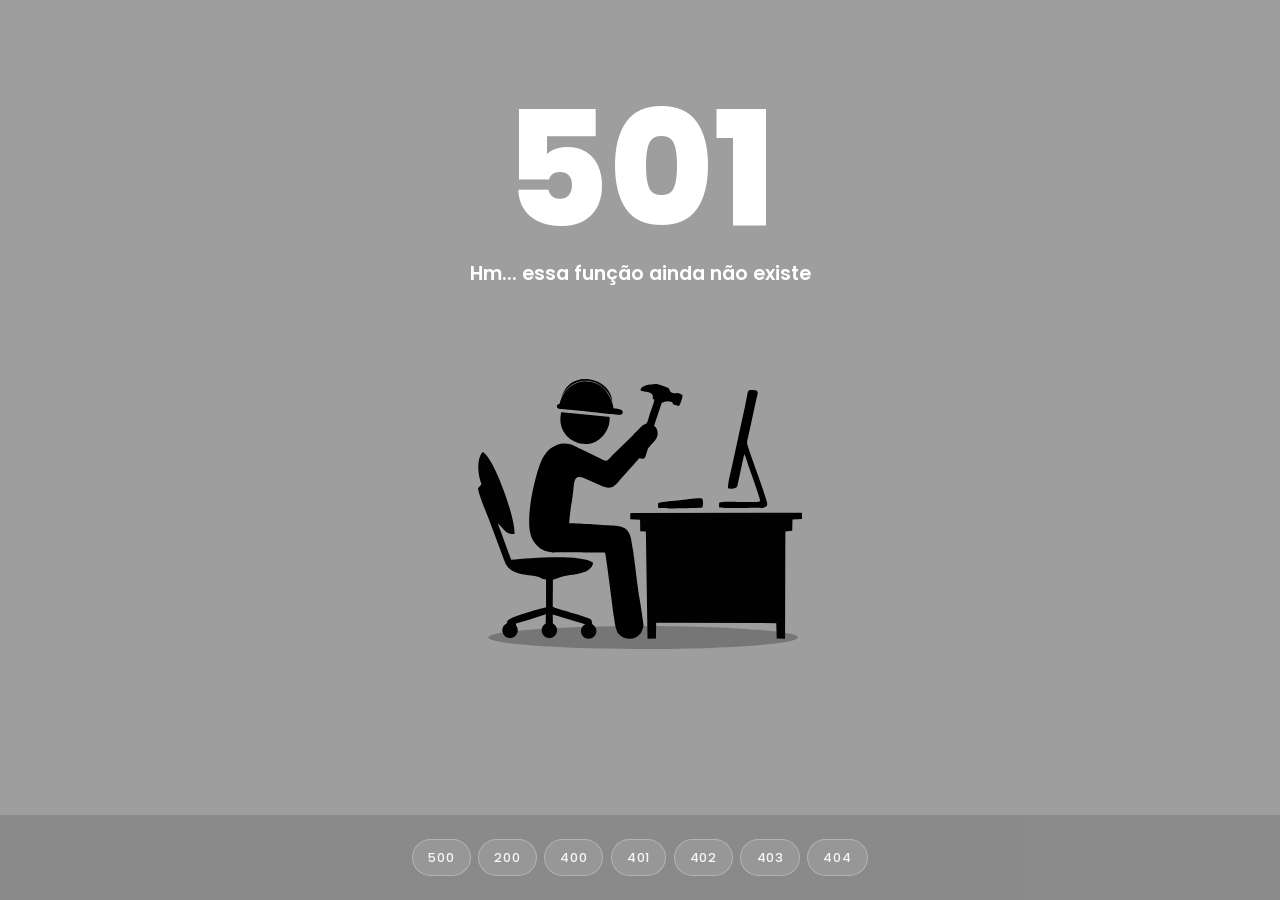
<file: PROVA/index.html>
<html lang="pt-br">
<head>
    <!-- INDEX -->
    <meta name="robots" content="index, follow">
    <meta name="author" content="Isaque Costa">
    <meta http-equiv="Content-Type" content="text/html; charset=UTF-8">
    <meta name="viewport" content="width=device-width,initial-scale=1,maximum-scale=1,user-scalable=0,viewport-fit=cover">
    <!-- DESCRIPTION -->
    <title>Erro Codes</title>
    <meta content="Erro Codes" property="og:title">
    <meta content="Desenvolvido por Isaque Costa" name="description">
    <meta content="Desenvolvido por Isaque Costa" property="og:description">
    <meta name="keywords" content="ios, android, responsivo, minimalista, desing, simples, bonito, isaque.it, isaque costa">
    <!-- FAVICONS -->
    <link rel="apple-touch-icon" href="https://cdn.isaque.it/assets/icons/apple-icon-180.png">
    <!-- ASSETS -->
    <link href="https://fonts.googleapis.com/css?family=Open+Sans:400,700%7CPoppins:400,500" rel="stylesheet">
    <link href="custom.css" rel="stylesheet">
</head>
<body>
    <div id="bg-base"></div>
    <div id="bg-ripple"></div>
    <div class="main-area">
        <span>
            <h1 id="codigo">501</h1>
            <h5 id="mensagem">Hm... essa função ainda não existe</h5>
        </span>
        <img id="imagem" src="assets/501.svg">
    </div>
    <div class="barra-navegacao">
        <span class="btn-hover" data-id="500" data-color="#1B75D2" data-message="Eita... o servidor surtou por aqui">500</span>
        <span class="btn-hover" data-id="200" data-color="#33CC66" data-message="Yay! tudo certo, pode seguir">200</span>
        <span class="btn-hover" data-id="400" data-color="#820CCD" data-message="Ih... essa requisição veio torta">400</span>
        <span class="btn-hover" data-id="401" data-color="#F9152A" data-message="Ei! cadê o login?">401</span>
        <span class="btn-hover" data-id="402" data-color="#28A745" data-message="Poxa... a carteira pediu arrego">402</span>
        <span class="btn-hover" data-id="403" data-color="#F9152A" data-message="Calma lá... aqui é área VIP">403</span>
        <span class="btn-hover" data-id="404" data-color="#F46701" data-message="Opps... página não encontrada">404</span>
    </div>
    <script src="app.js"></script>
</body>

</html>
</file>
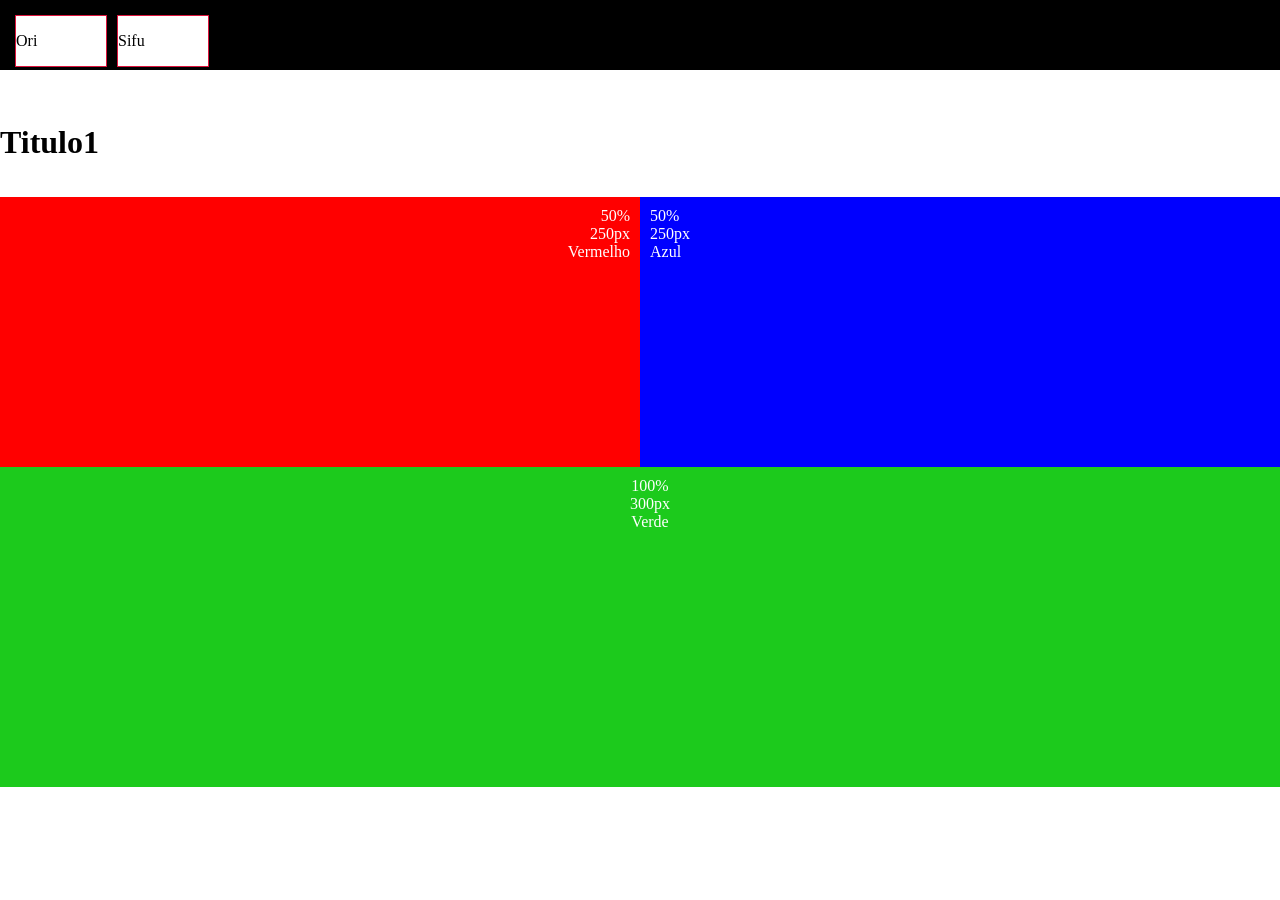
<file: teste/index.html>
<!DOCTYPE html>
<html lang="en">

<head>
    <meta charset="UTF-8">
    <meta name="viewport" content="width=device-width, initial-scale=1.0">
    <title>Document</title>
    <link rel="stylesheet" href="style.css">
</head>

<body>
    <div class="botoes">
        <a href='https://store.steampowered.com/app/1057090/Ori_and_the_Will_of_the_Wisps/' target="_blank">Ori</a>

        <a href='https://store.steampowered.com/app/2138710/Sifu/' target="_blank">Sifu</a>
    </div>
    <br><br><br>

    <h1>Titulo1</h1>
    <br><br>
    <div class="container">
        <div class="texto1">
            50%
            <br>
            250px
            <br>
            Vermelho
        </div>
        <div class="texto2">
            50%
            <br>
            250px
            <br>
            Azul
        </div>
    </div>

    <div class="texto3">
        100%
        <br>
        300px
        <br>
        Verde
    </div>
</body>

</html>
</file>
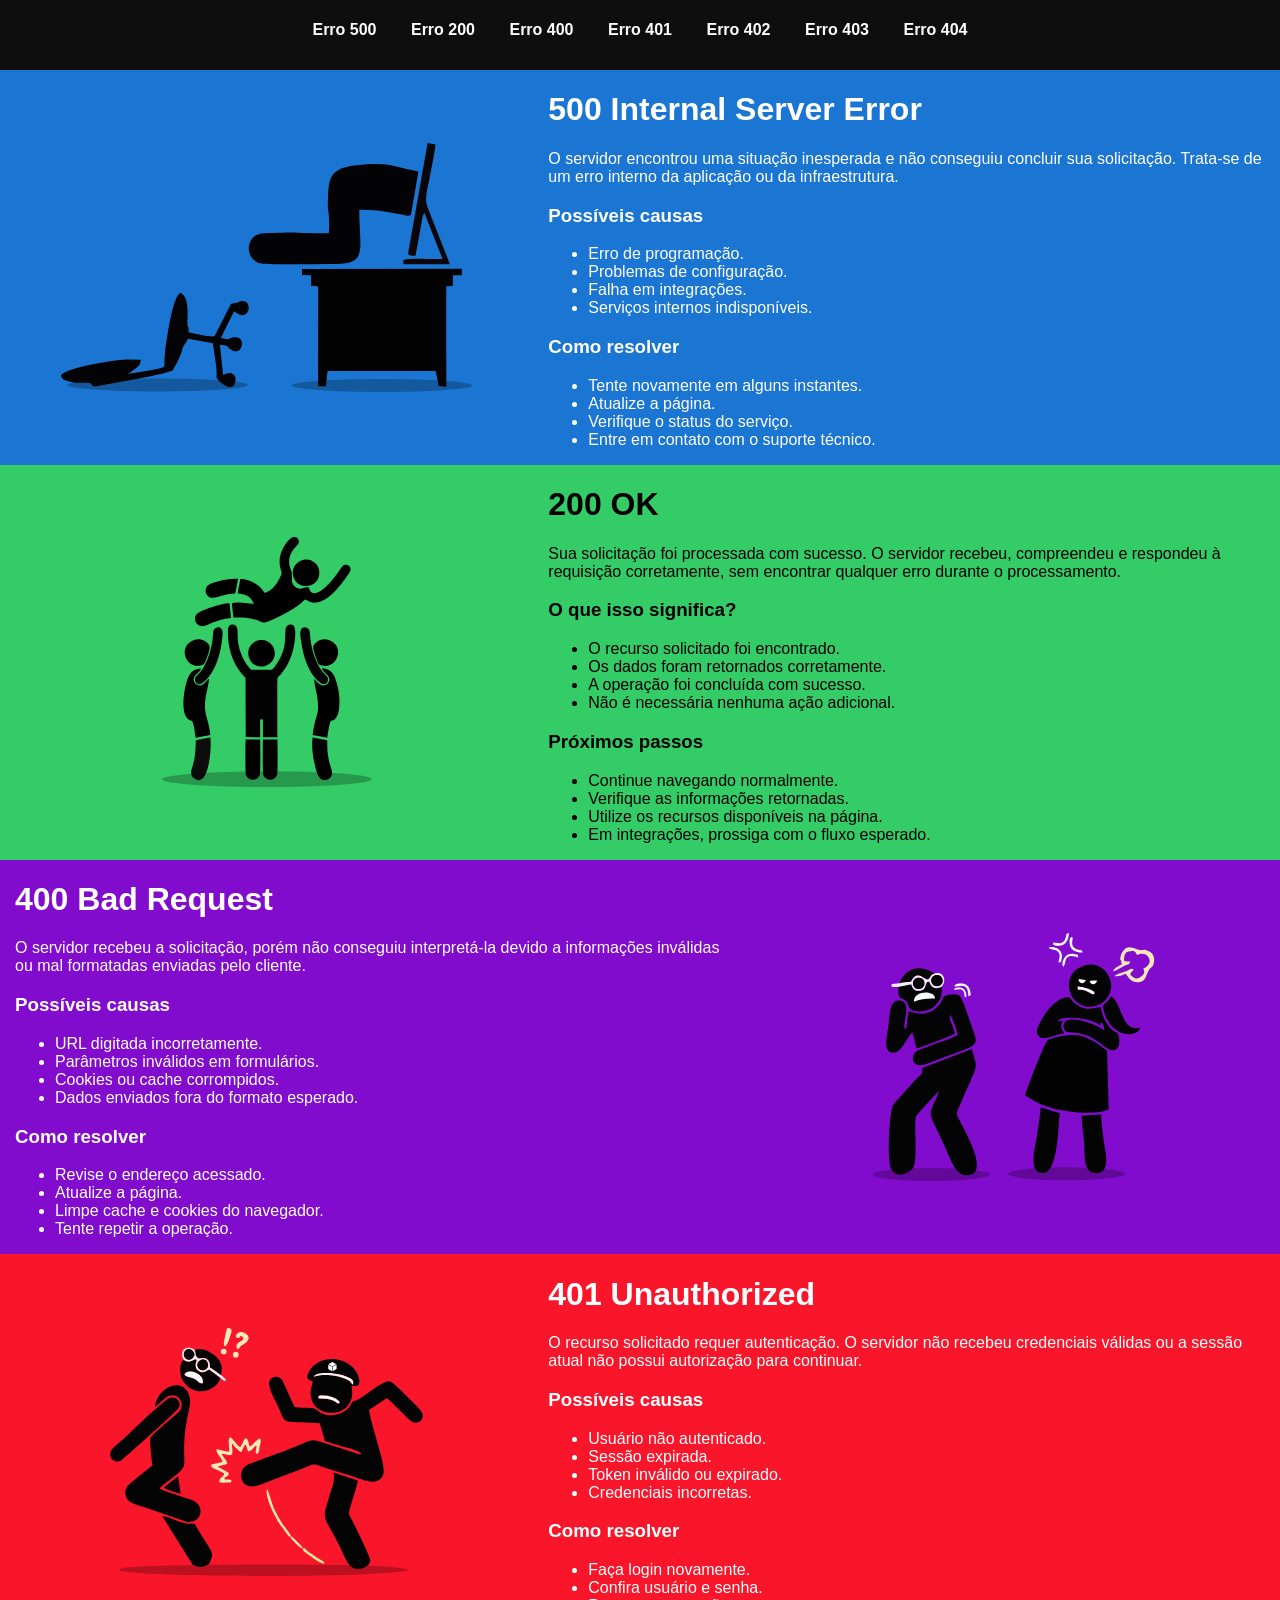
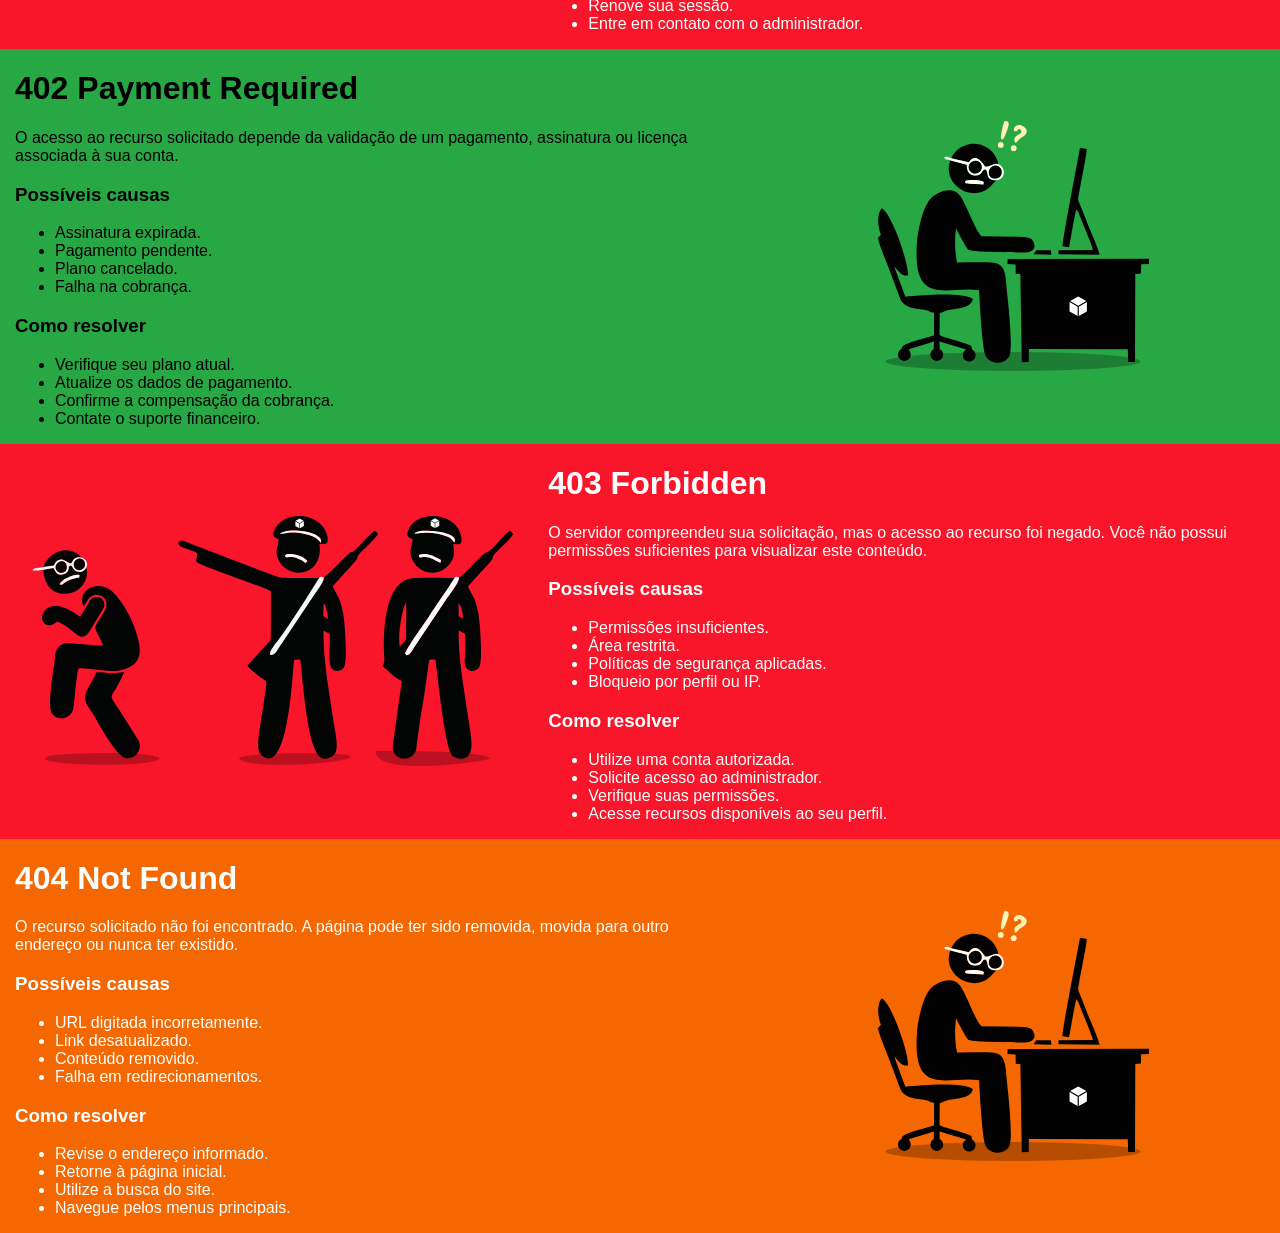
<file: website/index.html>
<!DOCTYPE html>
<html lang="pt-br">

<head>
    <meta charset="UTF-8">
    <meta name="viewport" content="width=device-width, initial-scale=1.0">
    <title>Base Web</title>
    <link rel="stylesheet" href="estilos.css">
</head>

<body>
    <div class="barra-navegacao">
        <a href="#ERROR_500" class="btn">Erro 500</a>
        <a href="#ERROR_200" class="btn">Erro 200</a>
        <a href="#ERROR_400" class="btn">Erro 400</a>
        <a href="#ERROR_401" class="btn">Erro 401</a>
        <a href="#ERROR_402" class="btn">Erro 402</a>
        <a href="#ERROR_403" class="btn">Erro 403</a>
        <a href="#ERROR_404" class="btn">Erro 404</a>
    </div>

    <!-- Seção: ERROR 500 -->
    <div id="ERROR_500" class="linha text-branco" style="background-color: #1B75D2;">
        <div class="col-5 d-flex alinhar-meio p-2">
            <img class="img-error" src="assets/500.svg" alt="500 Internal Server Error">
        </div>

        <div class="col-7">
            <h1>500 Internal Server Error</h1>
            <p>
                O servidor encontrou uma situação inesperada e não conseguiu concluir sua solicitação. Trata-se de um
                erro interno da aplicação ou da infraestrutura.
            </p>

            <h3>Possíveis causas</h3>
            <ul>
                <li>Erro de programação.</li>
                <li>Problemas de configuração.</li>
                <li>Falha em integrações.</li>
                <li>Serviços internos indisponíveis.</li>
            </ul>

            <h3>Como resolver</h3>
            <ul>
                <li>Tente novamente em alguns instantes.</li>
                <li>Atualize a página.</li>
                <li>Verifique o status do serviço.</li>
                <li>Entre em contato com o suporte técnico.</li>
            </ul>
        </div>
    </div>

    <!-- Seção: ERROR 200 -->

    <div id="ERROR_200" class="linha text-preto" style="background-color: #33CC66;">
        <div class="col-5 d-flex alinhar-meio p-2">
            <img class="img-error" src="assets/200.svg" alt="200 OK">
        </div>

        <div class="col-7">
            <h1>200 OK</h1>
            <p>
                Sua solicitação foi processada com sucesso. O servidor recebeu, compreendeu e respondeu à requisição corretamente,
                sem encontrar qualquer erro durante o processamento.
            </p>

            <h3>O que isso significa?</h3>
            <ul>
                <li>O recurso solicitado foi encontrado.</li>
                <li>Os dados foram retornados corretamente.</li>
                <li>A operação foi concluída com sucesso.</li>
                <li>Não é necessária nenhuma ação adicional.</li>
            </ul>

            <h3>Próximos passos</h3>
            <ul>
                <li>Continue navegando normalmente.</li>
                <li>Verifique as informações retornadas.</li>
                <li>Utilize os recursos disponíveis na página.</li>
                <li>Em integrações, prossiga com o fluxo esperado.</li>
            </ul>
        </div>
    </div>

    <!-- Seção ERROR 400-->

    <div id="ERROR_400" class="linha text-branco" style="background-color: #820CCD;">
        <div class="col-7">
            <h1>400 Bad Request</h1>
            <p>
                O servidor recebeu a solicitação, porém não conseguiu interpretá-la devido a informações inválidas ou
                mal formatadas enviadas pelo cliente.
            </p>

            <h3>Possíveis causas</h3>
            <ul>
                <li>URL digitada incorretamente.</li>
                <li>Parâmetros inválidos em formulários.</li>
                <li>Cookies ou cache corrompidos.</li>
                <li>Dados enviados fora do formato esperado.</li>
            </ul>

            <h3>Como resolver</h3>
            <ul>
                <li>Revise o endereço acessado.</li>
                <li>Atualize a página.</li>
                <li>Limpe cache e cookies do navegador.</li>
                <li>Tente repetir a operação.</li>
            </ul>
        </div>

        <div class="col-5 d-flex alinhar-meio p-2">
            <img class="img-error" src="assets/400.svg" alt="400 Bad Request">
        </div>
    </div>

    <!-- Seção ERROR 401-->

    <div id="ERROR_401" class="linha text-branco" style="background-color: #F9152A;">
        <div class="col-5 d-flex alinhar-meio p-2">
            <img class="img-error" src="assets/401.svg" alt="401 Unauthorized">
        </div>

        <div class="col-7">
            <h1>401 Unauthorized</h1>
            <p>
                O recurso solicitado requer autenticação. O servidor não recebeu credenciais válidas ou a sessão atual
                não possui autorização para continuar.
            </p>

            <h3>Possíveis causas</h3>
            <ul>
                <li>Usuário não autenticado.</li>
                <li>Sessão expirada.</li>
                <li>Token inválido ou expirado.</li>
                <li>Credenciais incorretas.</li>
            </ul>

            <h3>Como resolver</h3>
            <ul>
                <li>Faça login novamente.</li>
                <li>Confira usuário e senha.</li>
                <li>Renove sua sessão.</li>
                <li>Entre em contato com o administrador.</li>
            </ul>
        </div>
    </div>

    <!-- Seção ERROR 402 -->

    <div id="ERROR_402" class="linha" style="background-color: #28A745;">
        <div class="col-7">
            <h1>402 Payment Required</h1>
            <p>
                O acesso ao recurso solicitado depende da validação de um pagamento, assinatura ou licença associada à sua conta.
            </p>

            <h3>Possíveis causas</h3>
            <ul>
                <li>Assinatura expirada.</li>
                <li>Pagamento pendente.</li>
                <li>Plano cancelado.</li>
                <li>Falha na cobrança.</li>
            </ul>

            <h3>Como resolver</h3>
            <ul>
                <li>Verifique seu plano atual.</li>
                <li>Atualize os dados de pagamento.</li>
                <li>Confirme a compensação da cobrança.</li>
                <li>Contate o suporte financeiro.</li>
            </ul>
        </div>

        <div class="col-5 d-flex alinhar-meio p-2">
            <img class="img-error" src="assets/402.svg" alt="402 Payment Required">
        </div>
    </div>

    <!-- Seçao ERROR 403-->

    <div id="ERROR_403" class="linha text-branco" style="background-color: #F9152A;">
        <div class="col-5 d-flex alinhar-meio p-2">
            <img class="img-error" src="assets/403.svg" alt="403 Forbidden">
        </div>

        <div class="col-7">
            <h1>403 Forbidden</h1>
            <p>
                O servidor compreendeu sua solicitação, mas o acesso ao recurso foi negado. Você não possui permissões suficientes
                para visualizar este conteúdo.
            </p>

            <h3>Possíveis causas</h3>
            <ul>
                <li>Permissões insuficientes.</li>
                <li>Área restrita.</li>
                <li>Políticas de segurança aplicadas.</li>
                <li>Bloqueio por perfil ou IP.</li>
            </ul>

            <h3>Como resolver</h3>
            <ul>
                <li>Utilize uma conta autorizada.</li>
                <li>Solicite acesso ao administrador.</li>
                <li>Verifique suas permissões.</li>
                <li>Acesse recursos disponíveis ao seu perfil.</li>
            </ul>
        </div>
    </div>

    <!-- Secção ERROR 404-->

    <div id="ERROR_404" class="linha text-branco" style="background-color: #F46701;">
        <div class="col-7">
            <h1>404 Not Found</h1>
            <p>
                O recurso solicitado não foi encontrado. A página pode ter sido removida, movida para outro endereço ou
                nunca ter existido.
            </p>

            <h3>Possíveis causas</h3>
            <ul>
                <li>URL digitada incorretamente.</li>
                <li>Link desatualizado.</li>
                <li>Conteúdo removido.</li>
                <li>Falha em redirecionamentos.</li>
            </ul>

            <h3>Como resolver</h3>
            <ul>
                <li>Revise o endereço informado.</li>
                <li>Retorne à página inicial.</li>
                <li>Utilize a busca do site.</li>
                <li>Navegue pelos menus principais.</li>
            </ul>
        </div>

        <div class="col-5 d-flex alinhar-meio p-2">
            <img class="img-error" src="assets/404.svg" alt="404 Not Found">
        </div>
    </div>
</body>

</html>
</file>
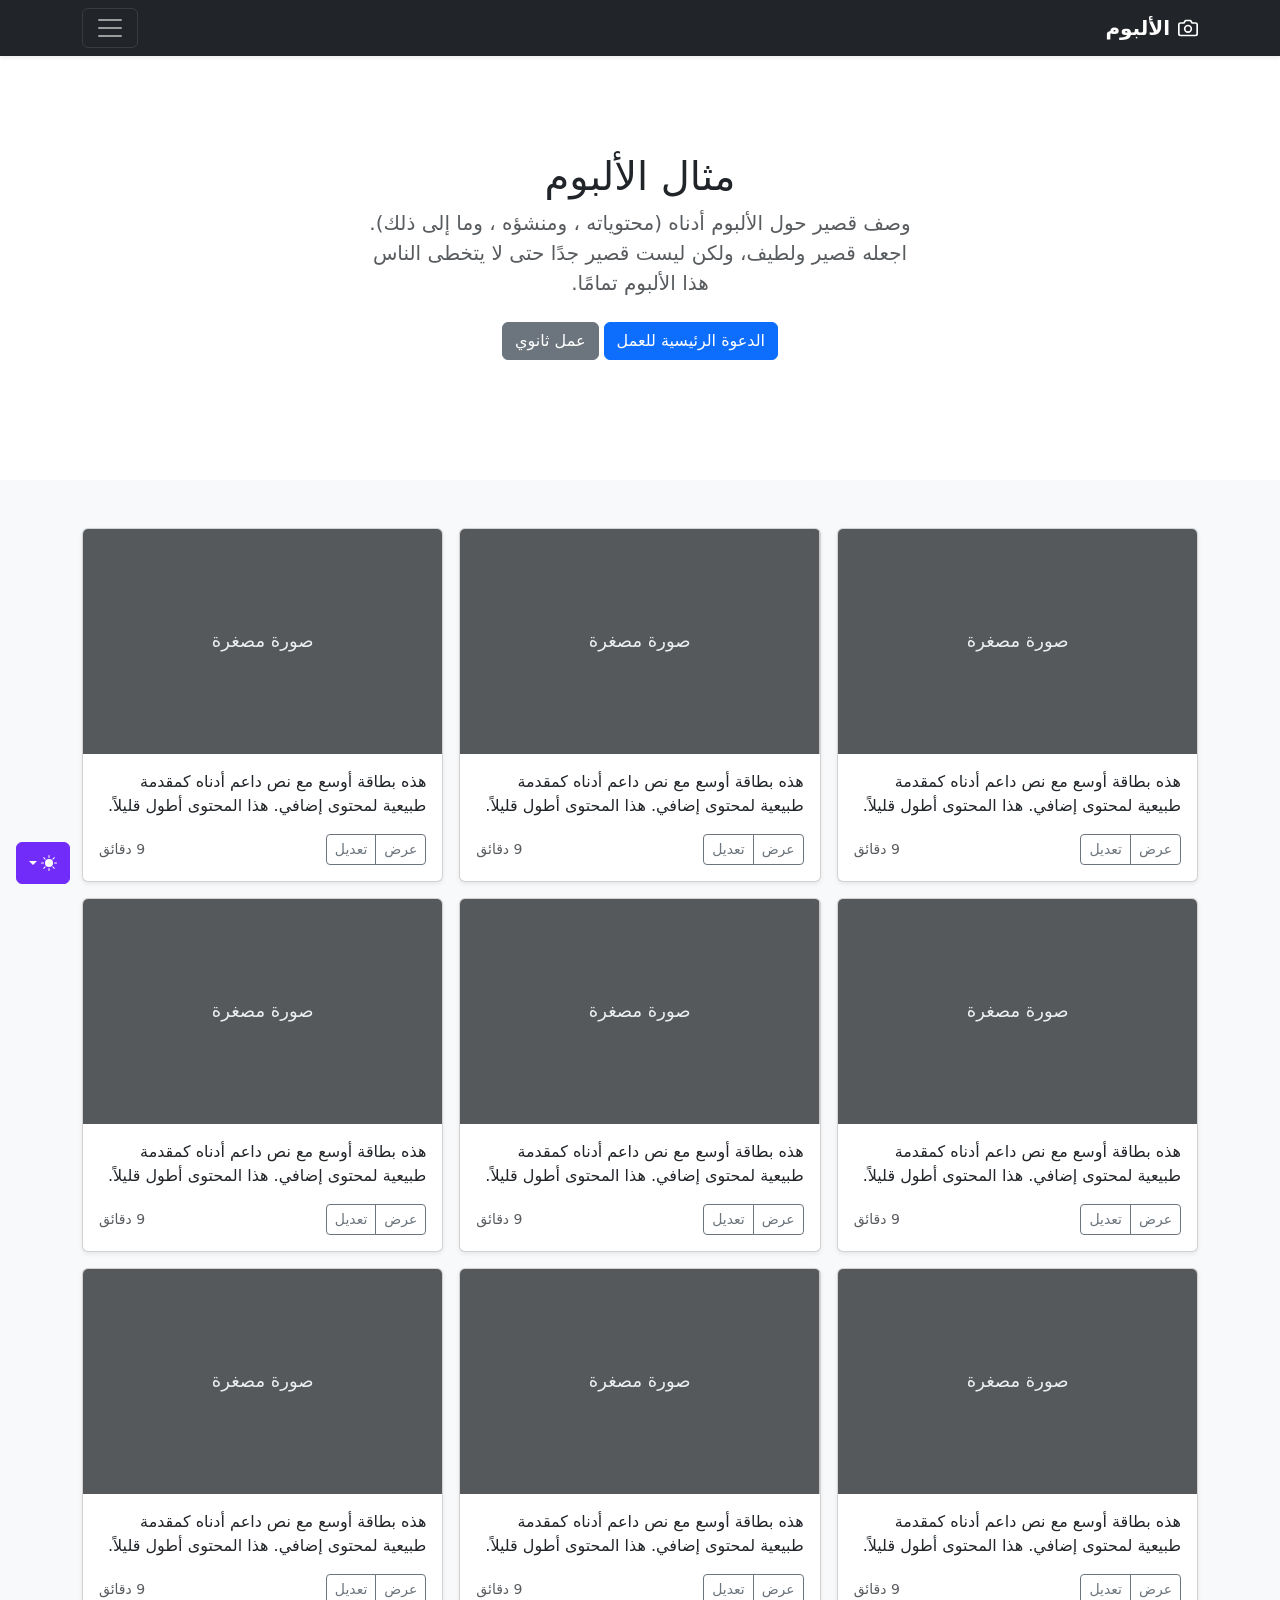
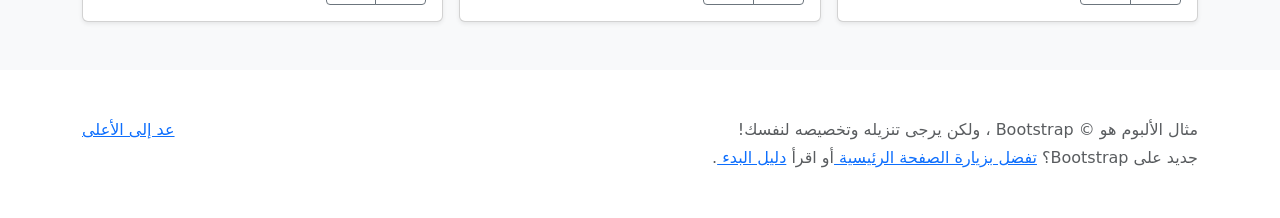
<file: Bootstrap/album-rtl/index.html>
<!doctype html>
<html lang="ar" dir="rtl" data-bs-theme="auto">
  <head>
    <meta charset="utf-8" />
    <meta name="viewport" content="width=device-width, initial-scale=1" />
    <meta name="description" content="" />
    <meta
      name="author"
      content="Mark Otto, Jacob Thornton, and Bootstrap contributors"
    />
    <meta name="generator" content="Astro v5.13.2" />
    <title>مثال الألبوم · Bootstrap v5.3</title>
    <link
      rel="canonical"
      href="https://getbootstrap.com/docs/5.3/examples/album-rtl/"
    />
    <script src="../assets/js/color-modes.js"></script>
    <link href="../assets/dist/css/bootstrap.rtl.min.css" rel="stylesheet" />
    <meta name="theme-color" content="#712cf9" />
    <style>
      .bd-placeholder-img {
        font-size: 1.125rem;
        text-anchor: middle;
        -webkit-user-select: none;
        -moz-user-select: none;
        user-select: none;
      }
      @media (min-width: 768px) {
        .bd-placeholder-img-lg {
          font-size: 3.5rem;
        }
      }
      .b-example-divider {
        width: 100%;
        height: 3rem;
        background-color: #0000001a;
        border: solid rgba(0, 0, 0, 0.15);
        border-width: 1px 0;
        box-shadow:
          inset 0 0.5em 1.5em #0000001a,
          inset 0 0.125em 0.5em #00000026;
      }
      .b-example-vr {
        flex-shrink: 0;
        width: 1.5rem;
        height: 100vh;
      }
      .bi {
        vertical-align: -0.125em;
        fill: currentColor;
      }
      .nav-scroller {
        position: relative;
        z-index: 2;
        height: 2.75rem;
        overflow-y: hidden;
      }
      .nav-scroller .nav {
        display: flex;
        flex-wrap: nowrap;
        padding-bottom: 1rem;
        margin-top: -1px;
        overflow-x: auto;
        text-align: center;
        white-space: nowrap;
        -webkit-overflow-scrolling: touch;
      }
      .btn-bd-primary {
        --bd-violet-bg: #712cf9;
        --bd-violet-rgb: 112.520718, 44.062154, 249.437846;
        --bs-btn-font-weight: 600;
        --bs-btn-color: var(--bs-white);
        --bs-btn-bg: var(--bd-violet-bg);
        --bs-btn-border-color: var(--bd-violet-bg);
        --bs-btn-hover-color: var(--bs-white);
        --bs-btn-hover-bg: #6528e0;
        --bs-btn-hover-border-color: #6528e0;
        --bs-btn-focus-shadow-rgb: var(--bd-violet-rgb);
        --bs-btn-active-color: var(--bs-btn-hover-color);
        --bs-btn-active-bg: #5a23c8;
        --bs-btn-active-border-color: #5a23c8;
      }
      .bd-mode-toggle {
        z-index: 1500;
      }
      .bd-mode-toggle .bi {
        width: 1em;
        height: 1em;
      }
      .bd-mode-toggle .dropdown-menu .active .bi {
        display: block !important;
      }
    </style>
  </head>
  <body>
    <svg xmlns="http://www.w3.org/2000/svg" class="d-none">
      <symbol id="check2" viewBox="0 0 16 16">
        <path
          d="M13.854 3.646a.5.5 0 0 1 0 .708l-7 7a.5.5 0 0 1-.708 0l-3.5-3.5a.5.5 0 1 1 .708-.708L6.5 10.293l6.646-6.647a.5.5 0 0 1 .708 0z"
        ></path>
      </symbol>
      <symbol id="circle-half" viewBox="0 0 16 16">
        <path
          d="M8 15A7 7 0 1 0 8 1v14zm0 1A8 8 0 1 1 8 0a8 8 0 0 1 0 16z"
        ></path>
      </symbol>
      <symbol id="moon-stars-fill" viewBox="0 0 16 16">
        <path
          d="M6 .278a.768.768 0 0 1 .08.858 7.208 7.208 0 0 0-.878 3.46c0 4.021 3.278 7.277 7.318 7.277.527 0 1.04-.055 1.533-.16a.787.787 0 0 1 .81.316.733.733 0 0 1-.031.893A8.349 8.349 0 0 1 8.344 16C3.734 16 0 12.286 0 7.71 0 4.266 2.114 1.312 5.124.06A.752.752 0 0 1 6 .278z"
        ></path>
        <path
          d="M10.794 3.148a.217.217 0 0 1 .412 0l.387 1.162c.173.518.579.924 1.097 1.097l1.162.387a.217.217 0 0 1 0 .412l-1.162.387a1.734 1.734 0 0 0-1.097 1.097l-.387 1.162a.217.217 0 0 1-.412 0l-.387-1.162A1.734 1.734 0 0 0 9.31 6.593l-1.162-.387a.217.217 0 0 1 0-.412l1.162-.387a1.734 1.734 0 0 0 1.097-1.097l.387-1.162zM13.863.099a.145.145 0 0 1 .274 0l.258.774c.115.346.386.617.732.732l.774.258a.145.145 0 0 1 0 .274l-.774.258a1.156 1.156 0 0 0-.732.732l-.258.774a.145.145 0 0 1-.274 0l-.258-.774a1.156 1.156 0 0 0-.732-.732l-.774-.258a.145.145 0 0 1 0-.274l.774-.258c.346-.115.617-.386.732-.732L13.863.1z"
        ></path>
      </symbol>
      <symbol id="sun-fill" viewBox="0 0 16 16">
        <path
          d="M8 12a4 4 0 1 0 0-8 4 4 0 0 0 0 8zM8 0a.5.5 0 0 1 .5.5v2a.5.5 0 0 1-1 0v-2A.5.5 0 0 1 8 0zm0 13a.5.5 0 0 1 .5.5v2a.5.5 0 0 1-1 0v-2A.5.5 0 0 1 8 13zm8-5a.5.5 0 0 1-.5.5h-2a.5.5 0 0 1 0-1h2a.5.5 0 0 1 .5.5zM3 8a.5.5 0 0 1-.5.5h-2a.5.5 0 0 1 0-1h2A.5.5 0 0 1 3 8zm10.657-5.657a.5.5 0 0 1 0 .707l-1.414 1.415a.5.5 0 1 1-.707-.708l1.414-1.414a.5.5 0 0 1 .707 0zm-9.193 9.193a.5.5 0 0 1 0 .707L3.05 13.657a.5.5 0 0 1-.707-.707l1.414-1.414a.5.5 0 0 1 .707 0zm9.193 2.121a.5.5 0 0 1-.707 0l-1.414-1.414a.5.5 0 0 1 .707-.707l1.414 1.414a.5.5 0 0 1 0 .707zM4.464 4.465a.5.5 0 0 1-.707 0L2.343 3.05a.5.5 0 1 1 .707-.707l1.414 1.414a.5.5 0 0 1 0 .708z"
        ></path>
      </symbol>
    </svg>
    <div
      class="dropdown position-fixed bottom-0 end-0 mb-3 me-3 bd-mode-toggle"
    >
      <button
        class="btn btn-bd-primary py-2 dropdown-toggle d-flex align-items-center"
        id="bd-theme"
        type="button"
        aria-expanded="false"
        data-bs-toggle="dropdown"
        aria-label="Toggle theme (auto)"
      >
        <svg class="bi my-1 theme-icon-active" aria-hidden="true">
          <use href="#circle-half"></use>
        </svg>
        <span class="visually-hidden" id="bd-theme-text">Toggle theme</span>
      </button>
      <ul
        class="dropdown-menu dropdown-menu-end shadow"
        aria-labelledby="bd-theme-text"
      >
        <li>
          <button
            type="button"
            class="dropdown-item d-flex align-items-center"
            data-bs-theme-value="light"
            aria-pressed="false"
          >
            <svg class="bi me-2 opacity-50" aria-hidden="true">
              <use href="#sun-fill"></use>
            </svg>
            Light
            <svg class="bi ms-auto d-none" aria-hidden="true">
              <use href="#check2"></use>
            </svg>
          </button>
        </li>
        <li>
          <button
            type="button"
            class="dropdown-item d-flex align-items-center"
            data-bs-theme-value="dark"
            aria-pressed="false"
          >
            <svg class="bi me-2 opacity-50" aria-hidden="true">
              <use href="#moon-stars-fill"></use>
            </svg>
            Dark
            <svg class="bi ms-auto d-none" aria-hidden="true">
              <use href="#check2"></use>
            </svg>
          </button>
        </li>
        <li>
          <button
            type="button"
            class="dropdown-item d-flex align-items-center active"
            data-bs-theme-value="auto"
            aria-pressed="true"
          >
            <svg class="bi me-2 opacity-50" aria-hidden="true">
              <use href="#circle-half"></use>
            </svg>
            Auto
            <svg class="bi ms-auto d-none" aria-hidden="true">
              <use href="#check2"></use>
            </svg>
          </button>
        </li>
      </ul>
    </div>
    <header data-bs-theme="dark">
      <div class="collapse text-bg-dark" id="navbarHeader">
        <div class="container">
          <div class="row">
            <div class="col-sm-8 col-md-7 py-4">
              <h4>حول</h4>
              <p class="text-body-secondary">
                أضف بعض المعلومات حول الألبوم، المؤلف، أو أي سياق خلفية آخر.
                اجعلها بضع جمل حتى يتمكن الزوار من التقاط بعض التلميحات المفيدة.
                ثم اربطها ببعض مواقع التواصل الاجتماعي أو معلومات الاتصال.
              </p>
            </div>
            <div class="col-sm-4 offset-md-1 py-4">
              <h4>تواصل معي</h4>
              <ul class="list-unstyled">
                <li><a href="#" class="text-white">تابعني على تويتر</a></li>
                <li>
                  <a href="#" class="text-white">شاركني الإعجاب في فيسبوك</a>
                </li>
                <li>
                  <a href="#" class="text-white"
                    >راسلني على البريد الإلكتروني</a
                  >
                </li>
              </ul>
            </div>
          </div>
        </div>
      </div>
      <div class="navbar navbar-dark bg-dark shadow-sm">
        <div class="container">
          <a href="#" class="navbar-brand d-flex align-items-center">
            <svg
              xmlns="http://www.w3.org/2000/svg"
              width="20"
              height="20"
              fill="none"
              stroke="currentColor"
              stroke-linecap="round"
              stroke-linejoin="round"
              stroke-width="2"
              aria-hidden="true"
              class="me-2"
              viewBox="0 0 24 24"
            >
              <path
                d="M23 19a2 2 0 0 1-2 2H3a2 2 0 0 1-2-2V8a2 2 0 0 1 2-2h4l2-3h6l2 3h4a2 2 0 0 1 2 2z"
              ></path>
              <circle cx="12" cy="13" r="4"></circle>
            </svg>
            <strong>الألبوم</strong>
          </a>
          <button
            class="navbar-toggler"
            type="button"
            data-bs-toggle="collapse"
            data-bs-target="#navbarHeader"
            aria-controls="navbarHeader"
            aria-expanded="false"
            aria-label="تبديل التنقل"
          >
            <span class="navbar-toggler-icon"></span>
          </button>
        </div>
      </div>
    </header>
    <main>
      <section class="py-5 text-center container">
        <div class="row py-lg-5">
          <div class="col-lg-6 col-md-8 mx-auto">
            <h1 class="fw-light">مثال الألبوم</h1>
            <p class="lead text-body-secondary">
              وصف قصير حول الألبوم أدناه (محتوياته ، ومنشؤه ، وما إلى ذلك).
              اجعله قصير ولطيف، ولكن ليست قصير جدًا حتى لا يتخطى الناس هذا
              الألبوم تمامًا.
            </p>
            <p>
              <a href="#" class="btn btn-primary my-2">الدعوة الرئيسية للعمل</a>
              <a href="#" class="btn btn-secondary my-2">عمل ثانوي</a>
            </p>
          </div>
        </div>
      </section>
      <div class="album py-5 bg-body-tertiary">
        <div class="container">
          <div class="row row-cols-1 row-cols-sm-2 row-cols-md-3 g-3">
            <div class="col">
              <div class="card shadow-sm">
                <svg
                  aria-label="Placeholder: صورة مصغرة"
                  class="bd-placeholder-img card-img-top"
                  height="225"
                  preserveAspectRatio="xMidYMid slice"
                  role="img"
                  width="100%"
                  xmlns="http://www.w3.org/2000/svg"
                >
                  <title>Placeholder</title>
                  <rect width="100%" height="100%" fill="#55595c"></rect>
                  <text x="50%" y="50%" fill="#eceeef" dy=".3em">
                    صورة مصغرة
                  </text>
                </svg>
                <div class="card-body">
                  <p class="card-text">
                    هذه بطاقة أوسع مع نص داعم أدناه كمقدمة طبيعية لمحتوى إضافي.
                    هذا المحتوى أطول قليلاً.
                  </p>
                  <div
                    class="d-flex justify-content-between align-items-center"
                  >
                    <div class="btn-group">
                      <button
                        type="button"
                        class="btn btn-sm btn-outline-secondary"
                      >
                        عرض
                      </button>
                      <button
                        type="button"
                        class="btn btn-sm btn-outline-secondary"
                      >
                        تعديل
                      </button>
                    </div>
                    <small class="text-body-secondary">9 دقائق</small>
                  </div>
                </div>
              </div>
            </div>
            <div class="col">
              <div class="card shadow-sm">
                <svg
                  aria-label="Placeholder: صورة مصغرة"
                  class="bd-placeholder-img card-img-top"
                  height="225"
                  preserveAspectRatio="xMidYMid slice"
                  role="img"
                  width="100%"
                  xmlns="http://www.w3.org/2000/svg"
                >
                  <title>Placeholder</title>
                  <rect width="100%" height="100%" fill="#55595c"></rect>
                  <text x="50%" y="50%" fill="#eceeef" dy=".3em">
                    صورة مصغرة
                  </text>
                </svg>
                <div class="card-body">
                  <p class="card-text">
                    هذه بطاقة أوسع مع نص داعم أدناه كمقدمة طبيعية لمحتوى إضافي.
                    هذا المحتوى أطول قليلاً.
                  </p>
                  <div
                    class="d-flex justify-content-between align-items-center"
                  >
                    <div class="btn-group">
                      <button
                        type="button"
                        class="btn btn-sm btn-outline-secondary"
                      >
                        عرض
                      </button>
                      <button
                        type="button"
                        class="btn btn-sm btn-outline-secondary"
                      >
                        تعديل
                      </button>
                    </div>
                    <small class="text-body-secondary">9 دقائق</small>
                  </div>
                </div>
              </div>
            </div>
            <div class="col">
              <div class="card shadow-sm">
                <svg
                  aria-label="Placeholder: صورة مصغرة"
                  class="bd-placeholder-img card-img-top"
                  height="225"
                  preserveAspectRatio="xMidYMid slice"
                  role="img"
                  width="100%"
                  xmlns="http://www.w3.org/2000/svg"
                >
                  <title>Placeholder</title>
                  <rect width="100%" height="100%" fill="#55595c"></rect>
                  <text x="50%" y="50%" fill="#eceeef" dy=".3em">
                    صورة مصغرة
                  </text>
                </svg>
                <div class="card-body">
                  <p class="card-text">
                    هذه بطاقة أوسع مع نص داعم أدناه كمقدمة طبيعية لمحتوى إضافي.
                    هذا المحتوى أطول قليلاً.
                  </p>
                  <div
                    class="d-flex justify-content-between align-items-center"
                  >
                    <div class="btn-group">
                      <button
                        type="button"
                        class="btn btn-sm btn-outline-secondary"
                      >
                        عرض
                      </button>
                      <button
                        type="button"
                        class="btn btn-sm btn-outline-secondary"
                      >
                        تعديل
                      </button>
                    </div>
                    <small class="text-body-secondary">9 دقائق</small>
                  </div>
                </div>
              </div>
            </div>
            <div class="col">
              <div class="card shadow-sm">
                <svg
                  aria-label="Placeholder: صورة مصغرة"
                  class="bd-placeholder-img card-img-top"
                  height="225"
                  preserveAspectRatio="xMidYMid slice"
                  role="img"
                  width="100%"
                  xmlns="http://www.w3.org/2000/svg"
                >
                  <title>Placeholder</title>
                  <rect width="100%" height="100%" fill="#55595c"></rect>
                  <text x="50%" y="50%" fill="#eceeef" dy=".3em">
                    صورة مصغرة
                  </text>
                </svg>
                <div class="card-body">
                  <p class="card-text">
                    هذه بطاقة أوسع مع نص داعم أدناه كمقدمة طبيعية لمحتوى إضافي.
                    هذا المحتوى أطول قليلاً.
                  </p>
                  <div
                    class="d-flex justify-content-between align-items-center"
                  >
                    <div class="btn-group">
                      <button
                        type="button"
                        class="btn btn-sm btn-outline-secondary"
                      >
                        عرض
                      </button>
                      <button
                        type="button"
                        class="btn btn-sm btn-outline-secondary"
                      >
                        تعديل
                      </button>
                    </div>
                    <small class="text-body-secondary">9 دقائق</small>
                  </div>
                </div>
              </div>
            </div>
            <div class="col">
              <div class="card shadow-sm">
                <svg
                  aria-label="Placeholder: صورة مصغرة"
                  class="bd-placeholder-img card-img-top"
                  height="225"
                  preserveAspectRatio="xMidYMid slice"
                  role="img"
                  width="100%"
                  xmlns="http://www.w3.org/2000/svg"
                >
                  <title>Placeholder</title>
                  <rect width="100%" height="100%" fill="#55595c"></rect>
                  <text x="50%" y="50%" fill="#eceeef" dy=".3em">
                    صورة مصغرة
                  </text>
                </svg>
                <div class="card-body">
                  <p class="card-text">
                    هذه بطاقة أوسع مع نص داعم أدناه كمقدمة طبيعية لمحتوى إضافي.
                    هذا المحتوى أطول قليلاً.
                  </p>
                  <div
                    class="d-flex justify-content-between align-items-center"
                  >
                    <div class="btn-group">
                      <button
                        type="button"
                        class="btn btn-sm btn-outline-secondary"
                      >
                        عرض
                      </button>
                      <button
                        type="button"
                        class="btn btn-sm btn-outline-secondary"
                      >
                        تعديل
                      </button>
                    </div>
                    <small class="text-body-secondary">9 دقائق</small>
                  </div>
                </div>
              </div>
            </div>
            <div class="col">
              <div class="card shadow-sm">
                <svg
                  aria-label="Placeholder: صورة مصغرة"
                  class="bd-placeholder-img card-img-top"
                  height="225"
                  preserveAspectRatio="xMidYMid slice"
                  role="img"
                  width="100%"
                  xmlns="http://www.w3.org/2000/svg"
                >
                  <title>Placeholder</title>
                  <rect width="100%" height="100%" fill="#55595c"></rect>
                  <text x="50%" y="50%" fill="#eceeef" dy=".3em">
                    صورة مصغرة
                  </text>
                </svg>
                <div class="card-body">
                  <p class="card-text">
                    هذه بطاقة أوسع مع نص داعم أدناه كمقدمة طبيعية لمحتوى إضافي.
                    هذا المحتوى أطول قليلاً.
                  </p>
                  <div
                    class="d-flex justify-content-between align-items-center"
                  >
                    <div class="btn-group">
                      <button
                        type="button"
                        class="btn btn-sm btn-outline-secondary"
                      >
                        عرض
                      </button>
                      <button
                        type="button"
                        class="btn btn-sm btn-outline-secondary"
                      >
                        تعديل
                      </button>
                    </div>
                    <small class="text-body-secondary">9 دقائق</small>
                  </div>
                </div>
              </div>
            </div>
            <div class="col">
              <div class="card shadow-sm">
                <svg
                  aria-label="Placeholder: صورة مصغرة"
                  class="bd-placeholder-img card-img-top"
                  height="225"
                  preserveAspectRatio="xMidYMid slice"
                  role="img"
                  width="100%"
                  xmlns="http://www.w3.org/2000/svg"
                >
                  <title>Placeholder</title>
                  <rect width="100%" height="100%" fill="#55595c"></rect>
                  <text x="50%" y="50%" fill="#eceeef" dy=".3em">
                    صورة مصغرة
                  </text>
                </svg>
                <div class="card-body">
                  <p class="card-text">
                    هذه بطاقة أوسع مع نص داعم أدناه كمقدمة طبيعية لمحتوى إضافي.
                    هذا المحتوى أطول قليلاً.
                  </p>
                  <div
                    class="d-flex justify-content-between align-items-center"
                  >
                    <div class="btn-group">
                      <button
                        type="button"
                        class="btn btn-sm btn-outline-secondary"
                      >
                        عرض
                      </button>
                      <button
                        type="button"
                        class="btn btn-sm btn-outline-secondary"
                      >
                        تعديل
                      </button>
                    </div>
                    <small class="text-body-secondary">9 دقائق</small>
                  </div>
                </div>
              </div>
            </div>
            <div class="col">
              <div class="card shadow-sm">
                <svg
                  aria-label="Placeholder: صورة مصغرة"
                  class="bd-placeholder-img card-img-top"
                  height="225"
                  preserveAspectRatio="xMidYMid slice"
                  role="img"
                  width="100%"
                  xmlns="http://www.w3.org/2000/svg"
                >
                  <title>Placeholder</title>
                  <rect width="100%" height="100%" fill="#55595c"></rect>
                  <text x="50%" y="50%" fill="#eceeef" dy=".3em">
                    صورة مصغرة
                  </text>
                </svg>
                <div class="card-body">
                  <p class="card-text">
                    هذه بطاقة أوسع مع نص داعم أدناه كمقدمة طبيعية لمحتوى إضافي.
                    هذا المحتوى أطول قليلاً.
                  </p>
                  <div
                    class="d-flex justify-content-between align-items-center"
                  >
                    <div class="btn-group">
                      <button
                        type="button"
                        class="btn btn-sm btn-outline-secondary"
                      >
                        عرض
                      </button>
                      <button
                        type="button"
                        class="btn btn-sm btn-outline-secondary"
                      >
                        تعديل
                      </button>
                    </div>
                    <small class="text-body-secondary">9 دقائق</small>
                  </div>
                </div>
              </div>
            </div>
            <div class="col">
              <div class="card shadow-sm">
                <svg
                  aria-label="Placeholder: صورة مصغرة"
                  class="bd-placeholder-img card-img-top"
                  height="225"
                  preserveAspectRatio="xMidYMid slice"
                  role="img"
                  width="100%"
                  xmlns="http://www.w3.org/2000/svg"
                >
                  <title>Placeholder</title>
                  <rect width="100%" height="100%" fill="#55595c"></rect>
                  <text x="50%" y="50%" fill="#eceeef" dy=".3em">
                    صورة مصغرة
                  </text>
                </svg>
                <div class="card-body">
                  <p class="card-text">
                    هذه بطاقة أوسع مع نص داعم أدناه كمقدمة طبيعية لمحتوى إضافي.
                    هذا المحتوى أطول قليلاً.
                  </p>
                  <div
                    class="d-flex justify-content-between align-items-center"
                  >
                    <div class="btn-group">
                      <button
                        type="button"
                        class="btn btn-sm btn-outline-secondary"
                      >
                        عرض
                      </button>
                      <button
                        type="button"
                        class="btn btn-sm btn-outline-secondary"
                      >
                        تعديل
                      </button>
                    </div>
                    <small class="text-body-secondary">9 دقائق</small>
                  </div>
                </div>
              </div>
            </div>
          </div>
        </div>
      </div>
    </main>
    <footer class="text-body-secondary py-5">
      <div class="container">
        <p class="float-end mb-1"><a href="#">عد إلى الأعلى</a></p>
        <p class="mb-1">
          مثال الألبوم هو © Bootstrap ، ولكن يرجى تنزيله وتخصيصه لنفسك!
        </p>
        <p class="mb-0">
          جديد على Bootstrap؟ <a href="/"> تفضل بزيارة الصفحة الرئيسية </a> أو
          اقرأ <a href="../getting-started/introduction"> دليل البدء </a>.
        </p>
      </div>
    </footer>
    <script
      src="../assets/dist/js/bootstrap.bundle.min.js"
      class="astro-vvvwv3sm"
    ></script>
  </body>
</html>
</file>
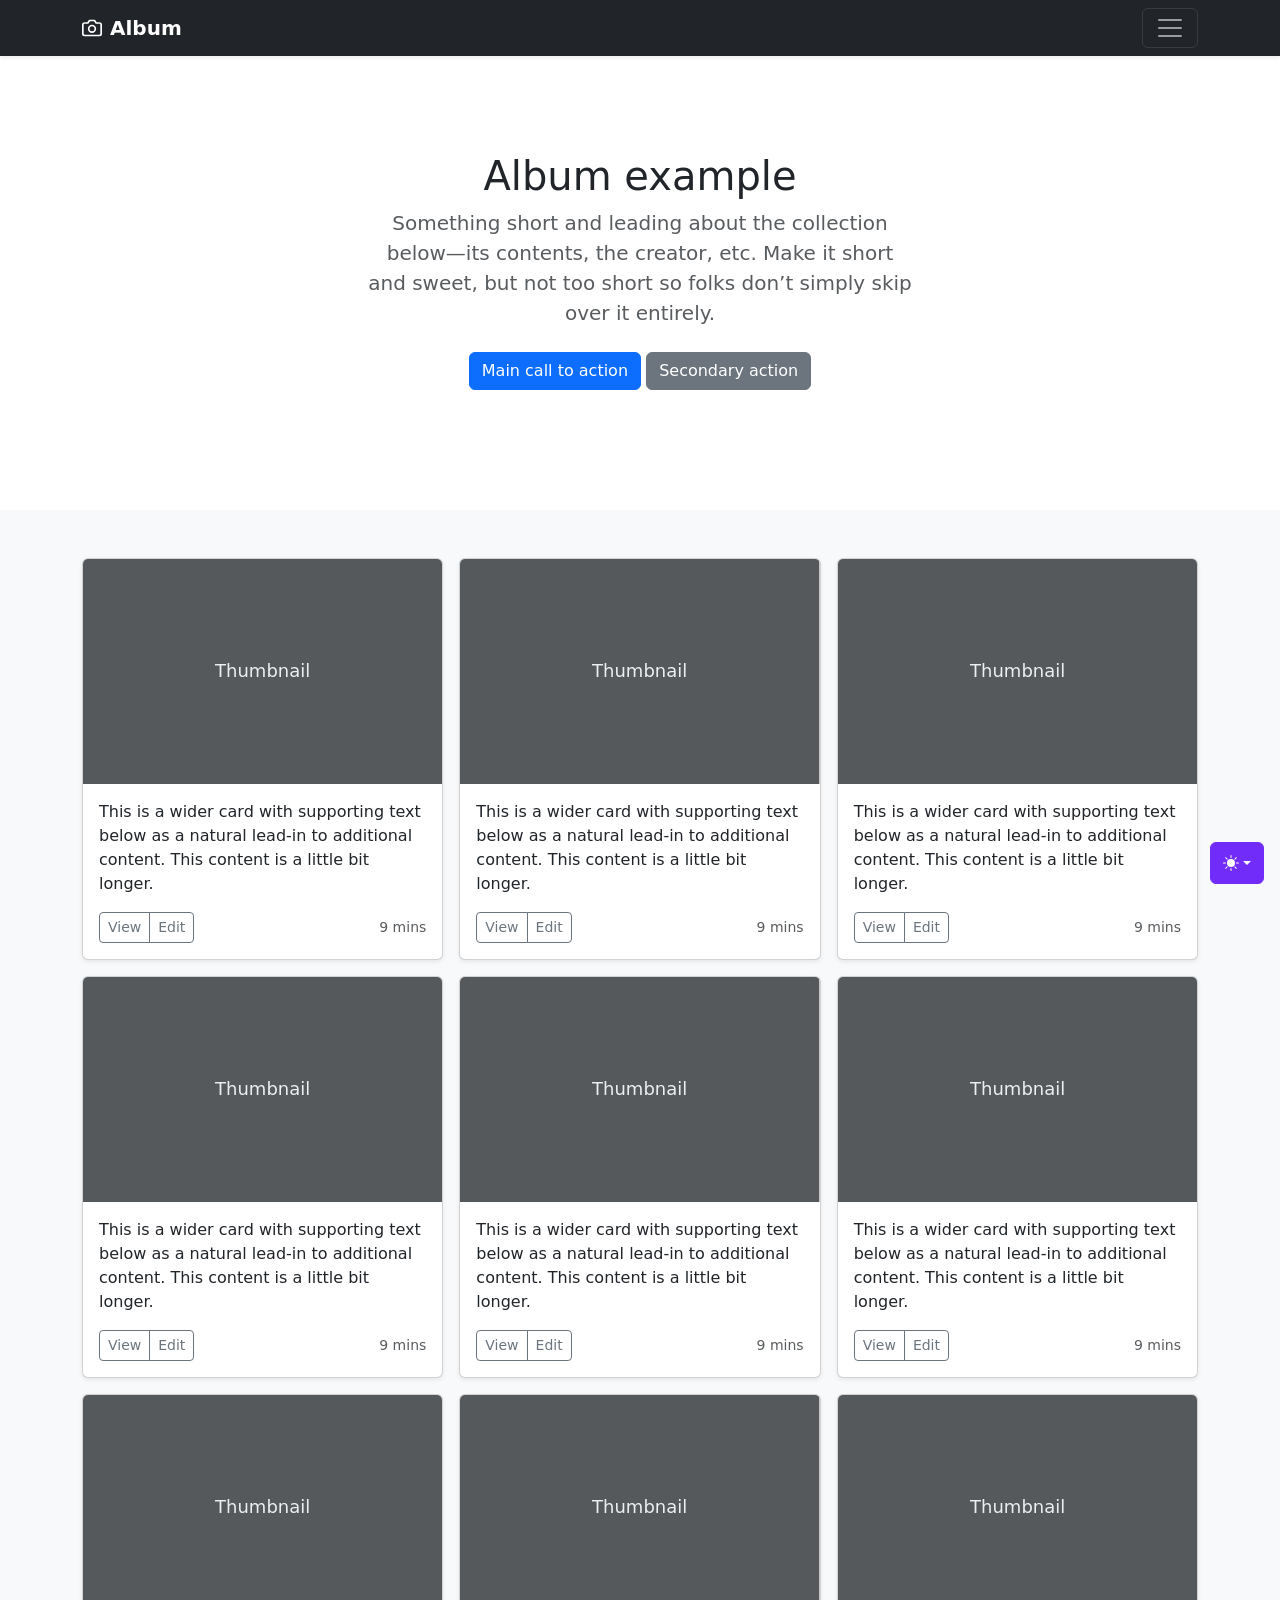
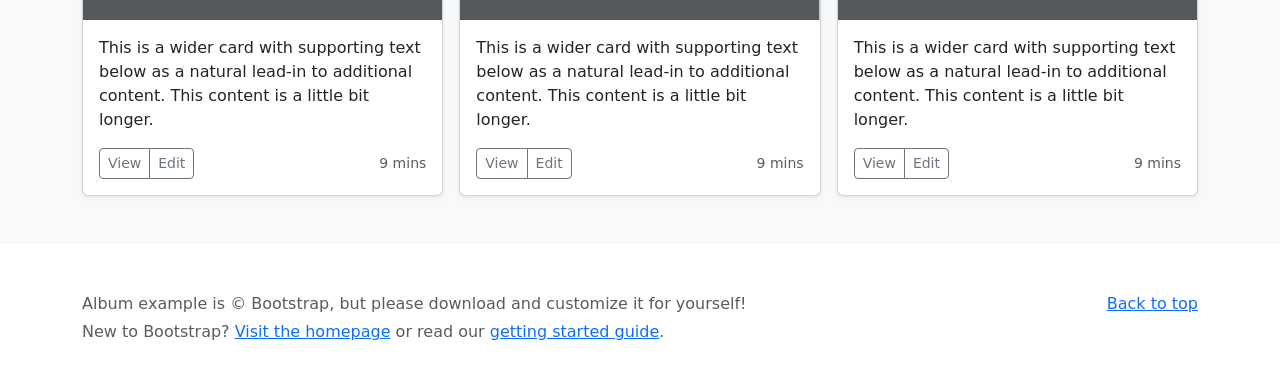
<file: Bootstrap/album/index.html>
<!doctype html>
<html lang="en" data-bs-theme="auto">
  <head>
    <meta charset="utf-8" />
    <meta name="viewport" content="width=device-width, initial-scale=1" />
    <meta name="description" content="" />
    <meta
      name="author"
      content="Mark Otto, Jacob Thornton, and Bootstrap contributors"
    />
    <meta name="generator" content="Astro v5.13.2" />
    <title>Album example · Bootstrap v5.3</title>
    <link
      rel="canonical"
      href="https://getbootstrap.com/docs/5.3/examples/album/"
    />
    <script src="../assets/js/color-modes.js"></script>
    <link href="../assets/dist/css/bootstrap.min.css" rel="stylesheet" />
    <meta name="theme-color" content="#712cf9" />
    <style>
      .bd-placeholder-img {
        font-size: 1.125rem;
        text-anchor: middle;
        -webkit-user-select: none;
        -moz-user-select: none;
        user-select: none;
      }
      @media (min-width: 768px) {
        .bd-placeholder-img-lg {
          font-size: 3.5rem;
        }
      }
      .b-example-divider {
        width: 100%;
        height: 3rem;
        background-color: #0000001a;
        border: solid rgba(0, 0, 0, 0.15);
        border-width: 1px 0;
        box-shadow:
          inset 0 0.5em 1.5em #0000001a,
          inset 0 0.125em 0.5em #00000026;
      }
      .b-example-vr {
        flex-shrink: 0;
        width: 1.5rem;
        height: 100vh;
      }
      .bi {
        vertical-align: -0.125em;
        fill: currentColor;
      }
      .nav-scroller {
        position: relative;
        z-index: 2;
        height: 2.75rem;
        overflow-y: hidden;
      }
      .nav-scroller .nav {
        display: flex;
        flex-wrap: nowrap;
        padding-bottom: 1rem;
        margin-top: -1px;
        overflow-x: auto;
        text-align: center;
        white-space: nowrap;
        -webkit-overflow-scrolling: touch;
      }
      .btn-bd-primary {
        --bd-violet-bg: #712cf9;
        --bd-violet-rgb: 112.520718, 44.062154, 249.437846;
        --bs-btn-font-weight: 600;
        --bs-btn-color: var(--bs-white);
        --bs-btn-bg: var(--bd-violet-bg);
        --bs-btn-border-color: var(--bd-violet-bg);
        --bs-btn-hover-color: var(--bs-white);
        --bs-btn-hover-bg: #6528e0;
        --bs-btn-hover-border-color: #6528e0;
        --bs-btn-focus-shadow-rgb: var(--bd-violet-rgb);
        --bs-btn-active-color: var(--bs-btn-hover-color);
        --bs-btn-active-bg: #5a23c8;
        --bs-btn-active-border-color: #5a23c8;
      }
      .bd-mode-toggle {
        z-index: 1500;
      }
      .bd-mode-toggle .bi {
        width: 1em;
        height: 1em;
      }
      .bd-mode-toggle .dropdown-menu .active .bi {
        display: block !important;
      }
    </style>
  </head>
  <body>
    <svg xmlns="http://www.w3.org/2000/svg" class="d-none">
      <symbol id="check2" viewBox="0 0 16 16">
        <path
          d="M13.854 3.646a.5.5 0 0 1 0 .708l-7 7a.5.5 0 0 1-.708 0l-3.5-3.5a.5.5 0 1 1 .708-.708L6.5 10.293l6.646-6.647a.5.5 0 0 1 .708 0z"
        ></path>
      </symbol>
      <symbol id="circle-half" viewBox="0 0 16 16">
        <path
          d="M8 15A7 7 0 1 0 8 1v14zm0 1A8 8 0 1 1 8 0a8 8 0 0 1 0 16z"
        ></path>
      </symbol>
      <symbol id="moon-stars-fill" viewBox="0 0 16 16">
        <path
          d="M6 .278a.768.768 0 0 1 .08.858 7.208 7.208 0 0 0-.878 3.46c0 4.021 3.278 7.277 7.318 7.277.527 0 1.04-.055 1.533-.16a.787.787 0 0 1 .81.316.733.733 0 0 1-.031.893A8.349 8.349 0 0 1 8.344 16C3.734 16 0 12.286 0 7.71 0 4.266 2.114 1.312 5.124.06A.752.752 0 0 1 6 .278z"
        ></path>
        <path
          d="M10.794 3.148a.217.217 0 0 1 .412 0l.387 1.162c.173.518.579.924 1.097 1.097l1.162.387a.217.217 0 0 1 0 .412l-1.162.387a1.734 1.734 0 0 0-1.097 1.097l-.387 1.162a.217.217 0 0 1-.412 0l-.387-1.162A1.734 1.734 0 0 0 9.31 6.593l-1.162-.387a.217.217 0 0 1 0-.412l1.162-.387a1.734 1.734 0 0 0 1.097-1.097l.387-1.162zM13.863.099a.145.145 0 0 1 .274 0l.258.774c.115.346.386.617.732.732l.774.258a.145.145 0 0 1 0 .274l-.774.258a1.156 1.156 0 0 0-.732.732l-.258.774a.145.145 0 0 1-.274 0l-.258-.774a1.156 1.156 0 0 0-.732-.732l-.774-.258a.145.145 0 0 1 0-.274l.774-.258c.346-.115.617-.386.732-.732L13.863.1z"
        ></path>
      </symbol>
      <symbol id="sun-fill" viewBox="0 0 16 16">
        <path
          d="M8 12a4 4 0 1 0 0-8 4 4 0 0 0 0 8zM8 0a.5.5 0 0 1 .5.5v2a.5.5 0 0 1-1 0v-2A.5.5 0 0 1 8 0zm0 13a.5.5 0 0 1 .5.5v2a.5.5 0 0 1-1 0v-2A.5.5 0 0 1 8 13zm8-5a.5.5 0 0 1-.5.5h-2a.5.5 0 0 1 0-1h2a.5.5 0 0 1 .5.5zM3 8a.5.5 0 0 1-.5.5h-2a.5.5 0 0 1 0-1h2A.5.5 0 0 1 3 8zm10.657-5.657a.5.5 0 0 1 0 .707l-1.414 1.415a.5.5 0 1 1-.707-.708l1.414-1.414a.5.5 0 0 1 .707 0zm-9.193 9.193a.5.5 0 0 1 0 .707L3.05 13.657a.5.5 0 0 1-.707-.707l1.414-1.414a.5.5 0 0 1 .707 0zm9.193 2.121a.5.5 0 0 1-.707 0l-1.414-1.414a.5.5 0 0 1 .707-.707l1.414 1.414a.5.5 0 0 1 0 .707zM4.464 4.465a.5.5 0 0 1-.707 0L2.343 3.05a.5.5 0 1 1 .707-.707l1.414 1.414a.5.5 0 0 1 0 .708z"
        ></path>
      </symbol>
    </svg>
    <div
      class="dropdown position-fixed bottom-0 end-0 mb-3 me-3 bd-mode-toggle"
    >
      <button
        class="btn btn-bd-primary py-2 dropdown-toggle d-flex align-items-center"
        id="bd-theme"
        type="button"
        aria-expanded="false"
        data-bs-toggle="dropdown"
        aria-label="Toggle theme (auto)"
      >
        <svg class="bi my-1 theme-icon-active" aria-hidden="true">
          <use href="#circle-half"></use>
        </svg>
        <span class="visually-hidden" id="bd-theme-text">Toggle theme</span>
      </button>
      <ul
        class="dropdown-menu dropdown-menu-end shadow"
        aria-labelledby="bd-theme-text"
      >
        <li>
          <button
            type="button"
            class="dropdown-item d-flex align-items-center"
            data-bs-theme-value="light"
            aria-pressed="false"
          >
            <svg class="bi me-2 opacity-50" aria-hidden="true">
              <use href="#sun-fill"></use>
            </svg>
            Light
            <svg class="bi ms-auto d-none" aria-hidden="true">
              <use href="#check2"></use>
            </svg>
          </button>
        </li>
        <li>
          <button
            type="button"
            class="dropdown-item d-flex align-items-center"
            data-bs-theme-value="dark"
            aria-pressed="false"
          >
            <svg class="bi me-2 opacity-50" aria-hidden="true">
              <use href="#moon-stars-fill"></use>
            </svg>
            Dark
            <svg class="bi ms-auto d-none" aria-hidden="true">
              <use href="#check2"></use>
            </svg>
          </button>
        </li>
        <li>
          <button
            type="button"
            class="dropdown-item d-flex align-items-center active"
            data-bs-theme-value="auto"
            aria-pressed="true"
          >
            <svg class="bi me-2 opacity-50" aria-hidden="true">
              <use href="#circle-half"></use>
            </svg>
            Auto
            <svg class="bi ms-auto d-none" aria-hidden="true">
              <use href="#check2"></use>
            </svg>
          </button>
        </li>
      </ul>
    </div>
    <header data-bs-theme="dark">
      <div class="collapse text-bg-dark" id="navbarHeader">
        <div class="container">
          <div class="row">
            <div class="col-sm-8 col-md-7 py-4">
              <h4>About</h4>
              <p class="text-body-secondary">
                Add some information about the album below, the author, or any
                other background context. Make it a few sentences long so folks
                can pick up some informative tidbits. Then, link them off to
                some social networking sites or contact information.
              </p>
            </div>
            <div class="col-sm-4 offset-md-1 py-4">
              <h4>Contact</h4>
              <ul class="list-unstyled">
                <li><a href="#" class="text-white">Follow on X</a></li>
                <li><a href="#" class="text-white">Like on Facebook</a></li>
                <li><a href="#" class="text-white">Email me</a></li>
              </ul>
            </div>
          </div>
        </div>
      </div>
      <div class="navbar navbar-dark bg-dark shadow-sm">
        <div class="container">
          <a href="#" class="navbar-brand d-flex align-items-center">
            <svg
              xmlns="http://www.w3.org/2000/svg"
              width="20"
              height="20"
              fill="none"
              stroke="currentColor"
              stroke-linecap="round"
              stroke-linejoin="round"
              stroke-width="2"
              aria-hidden="true"
              class="me-2"
              viewBox="0 0 24 24"
            >
              <path
                d="M23 19a2 2 0 0 1-2 2H3a2 2 0 0 1-2-2V8a2 2 0 0 1 2-2h4l2-3h6l2 3h4a2 2 0 0 1 2 2z"
              ></path>
              <circle cx="12" cy="13" r="4"></circle>
            </svg>
            <strong>Album</strong>
          </a>
          <button
            class="navbar-toggler"
            type="button"
            data-bs-toggle="collapse"
            data-bs-target="#navbarHeader"
            aria-controls="navbarHeader"
            aria-expanded="false"
            aria-label="Toggle navigation"
          >
            <span class="navbar-toggler-icon"></span>
          </button>
        </div>
      </div>
    </header>
    <main>
      <section class="py-5 text-center container">
        <div class="row py-lg-5">
          <div class="col-lg-6 col-md-8 mx-auto">
            <h1 class="fw-light">Album example</h1>
            <p class="lead text-body-secondary">
              Something short and leading about the collection below—its
              contents, the creator, etc. Make it short and sweet, but not too
              short so folks don’t simply skip over it entirely.
            </p>
            <p>
              <a href="#" class="btn btn-primary my-2">Main call to action</a>
              <a href="#" class="btn btn-secondary my-2">Secondary action</a>
            </p>
          </div>
        </div>
      </section>
      <div class="album py-5 bg-body-tertiary">
        <div class="container">
          <div class="row row-cols-1 row-cols-sm-2 row-cols-md-3 g-3">
            <div class="col">
              <div class="card shadow-sm">
                <svg
                  aria-label="Placeholder: Thumbnail"
                  class="bd-placeholder-img card-img-top"
                  height="225"
                  preserveAspectRatio="xMidYMid slice"
                  role="img"
                  width="100%"
                  xmlns="http://www.w3.org/2000/svg"
                >
                  <title>Placeholder</title>
                  <rect width="100%" height="100%" fill="#55595c"></rect>
                  <text x="50%" y="50%" fill="#eceeef" dy=".3em">
                    Thumbnail
                  </text>
                </svg>
                <div class="card-body">
                  <p class="card-text">
                    This is a wider card with supporting text below as a natural
                    lead-in to additional content. This content is a little bit
                    longer.
                  </p>
                  <div
                    class="d-flex justify-content-between align-items-center"
                  >
                    <div class="btn-group">
                      <button
                        type="button"
                        class="btn btn-sm btn-outline-secondary"
                      >
                        View
                      </button>
                      <button
                        type="button"
                        class="btn btn-sm btn-outline-secondary"
                      >
                        Edit
                      </button>
                    </div>
                    <small class="text-body-secondary">9 mins</small>
                  </div>
                </div>
              </div>
            </div>
            <div class="col">
              <div class="card shadow-sm">
                <svg
                  aria-label="Placeholder: Thumbnail"
                  class="bd-placeholder-img card-img-top"
                  height="225"
                  preserveAspectRatio="xMidYMid slice"
                  role="img"
                  width="100%"
                  xmlns="http://www.w3.org/2000/svg"
                >
                  <title>Placeholder</title>
                  <rect width="100%" height="100%" fill="#55595c"></rect>
                  <text x="50%" y="50%" fill="#eceeef" dy=".3em">
                    Thumbnail
                  </text>
                </svg>
                <div class="card-body">
                  <p class="card-text">
                    This is a wider card with supporting text below as a natural
                    lead-in to additional content. This content is a little bit
                    longer.
                  </p>
                  <div
                    class="d-flex justify-content-between align-items-center"
                  >
                    <div class="btn-group">
                      <button
                        type="button"
                        class="btn btn-sm btn-outline-secondary"
                      >
                        View
                      </button>
                      <button
                        type="button"
                        class="btn btn-sm btn-outline-secondary"
                      >
                        Edit
                      </button>
                    </div>
                    <small class="text-body-secondary">9 mins</small>
                  </div>
                </div>
              </div>
            </div>
            <div class="col">
              <div class="card shadow-sm">
                <svg
                  aria-label="Placeholder: Thumbnail"
                  class="bd-placeholder-img card-img-top"
                  height="225"
                  preserveAspectRatio="xMidYMid slice"
                  role="img"
                  width="100%"
                  xmlns="http://www.w3.org/2000/svg"
                >
                  <title>Placeholder</title>
                  <rect width="100%" height="100%" fill="#55595c"></rect>
                  <text x="50%" y="50%" fill="#eceeef" dy=".3em">
                    Thumbnail
                  </text>
                </svg>
                <div class="card-body">
                  <p class="card-text">
                    This is a wider card with supporting text below as a natural
                    lead-in to additional content. This content is a little bit
                    longer.
                  </p>
                  <div
                    class="d-flex justify-content-between align-items-center"
                  >
                    <div class="btn-group">
                      <button
                        type="button"
                        class="btn btn-sm btn-outline-secondary"
                      >
                        View
                      </button>
                      <button
                        type="button"
                        class="btn btn-sm btn-outline-secondary"
                      >
                        Edit
                      </button>
                    </div>
                    <small class="text-body-secondary">9 mins</small>
                  </div>
                </div>
              </div>
            </div>
            <div class="col">
              <div class="card shadow-sm">
                <svg
                  aria-label="Placeholder: Thumbnail"
                  class="bd-placeholder-img card-img-top"
                  height="225"
                  preserveAspectRatio="xMidYMid slice"
                  role="img"
                  width="100%"
                  xmlns="http://www.w3.org/2000/svg"
                >
                  <title>Placeholder</title>
                  <rect width="100%" height="100%" fill="#55595c"></rect>
                  <text x="50%" y="50%" fill="#eceeef" dy=".3em">
                    Thumbnail
                  </text>
                </svg>
                <div class="card-body">
                  <p class="card-text">
                    This is a wider card with supporting text below as a natural
                    lead-in to additional content. This content is a little bit
                    longer.
                  </p>
                  <div
                    class="d-flex justify-content-between align-items-center"
                  >
                    <div class="btn-group">
                      <button
                        type="button"
                        class="btn btn-sm btn-outline-secondary"
                      >
                        View
                      </button>
                      <button
                        type="button"
                        class="btn btn-sm btn-outline-secondary"
                      >
                        Edit
                      </button>
                    </div>
                    <small class="text-body-secondary">9 mins</small>
                  </div>
                </div>
              </div>
            </div>
            <div class="col">
              <div class="card shadow-sm">
                <svg
                  aria-label="Placeholder: Thumbnail"
                  class="bd-placeholder-img card-img-top"
                  height="225"
                  preserveAspectRatio="xMidYMid slice"
                  role="img"
                  width="100%"
                  xmlns="http://www.w3.org/2000/svg"
                >
                  <title>Placeholder</title>
                  <rect width="100%" height="100%" fill="#55595c"></rect>
                  <text x="50%" y="50%" fill="#eceeef" dy=".3em">
                    Thumbnail
                  </text>
                </svg>
                <div class="card-body">
                  <p class="card-text">
                    This is a wider card with supporting text below as a natural
                    lead-in to additional content. This content is a little bit
                    longer.
                  </p>
                  <div
                    class="d-flex justify-content-between align-items-center"
                  >
                    <div class="btn-group">
                      <button
                        type="button"
                        class="btn btn-sm btn-outline-secondary"
                      >
                        View
                      </button>
                      <button
                        type="button"
                        class="btn btn-sm btn-outline-secondary"
                      >
                        Edit
                      </button>
                    </div>
                    <small class="text-body-secondary">9 mins</small>
                  </div>
                </div>
              </div>
            </div>
            <div class="col">
              <div class="card shadow-sm">
                <svg
                  aria-label="Placeholder: Thumbnail"
                  class="bd-placeholder-img card-img-top"
                  height="225"
                  preserveAspectRatio="xMidYMid slice"
                  role="img"
                  width="100%"
                  xmlns="http://www.w3.org/2000/svg"
                >
                  <title>Placeholder</title>
                  <rect width="100%" height="100%" fill="#55595c"></rect>
                  <text x="50%" y="50%" fill="#eceeef" dy=".3em">
                    Thumbnail
                  </text>
                </svg>
                <div class="card-body">
                  <p class="card-text">
                    This is a wider card with supporting text below as a natural
                    lead-in to additional content. This content is a little bit
                    longer.
                  </p>
                  <div
                    class="d-flex justify-content-between align-items-center"
                  >
                    <div class="btn-group">
                      <button
                        type="button"
                        class="btn btn-sm btn-outline-secondary"
                      >
                        View
                      </button>
                      <button
                        type="button"
                        class="btn btn-sm btn-outline-secondary"
                      >
                        Edit
                      </button>
                    </div>
                    <small class="text-body-secondary">9 mins</small>
                  </div>
                </div>
              </div>
            </div>
            <div class="col">
              <div class="card shadow-sm">
                <svg
                  aria-label="Placeholder: Thumbnail"
                  class="bd-placeholder-img card-img-top"
                  height="225"
                  preserveAspectRatio="xMidYMid slice"
                  role="img"
                  width="100%"
                  xmlns="http://www.w3.org/2000/svg"
                >
                  <title>Placeholder</title>
                  <rect width="100%" height="100%" fill="#55595c"></rect>
                  <text x="50%" y="50%" fill="#eceeef" dy=".3em">
                    Thumbnail
                  </text>
                </svg>
                <div class="card-body">
                  <p class="card-text">
                    This is a wider card with supporting text below as a natural
                    lead-in to additional content. This content is a little bit
                    longer.
                  </p>
                  <div
                    class="d-flex justify-content-between align-items-center"
                  >
                    <div class="btn-group">
                      <button
                        type="button"
                        class="btn btn-sm btn-outline-secondary"
                      >
                        View
                      </button>
                      <button
                        type="button"
                        class="btn btn-sm btn-outline-secondary"
                      >
                        Edit
                      </button>
                    </div>
                    <small class="text-body-secondary">9 mins</small>
                  </div>
                </div>
              </div>
            </div>
            <div class="col">
              <div class="card shadow-sm">
                <svg
                  aria-label="Placeholder: Thumbnail"
                  class="bd-placeholder-img card-img-top"
                  height="225"
                  preserveAspectRatio="xMidYMid slice"
                  role="img"
                  width="100%"
                  xmlns="http://www.w3.org/2000/svg"
                >
                  <title>Placeholder</title>
                  <rect width="100%" height="100%" fill="#55595c"></rect>
                  <text x="50%" y="50%" fill="#eceeef" dy=".3em">
                    Thumbnail
                  </text>
                </svg>
                <div class="card-body">
                  <p class="card-text">
                    This is a wider card with supporting text below as a natural
                    lead-in to additional content. This content is a little bit
                    longer.
                  </p>
                  <div
                    class="d-flex justify-content-between align-items-center"
                  >
                    <div class="btn-group">
                      <button
                        type="button"
                        class="btn btn-sm btn-outline-secondary"
                      >
                        View
                      </button>
                      <button
                        type="button"
                        class="btn btn-sm btn-outline-secondary"
                      >
                        Edit
                      </button>
                    </div>
                    <small class="text-body-secondary">9 mins</small>
                  </div>
                </div>
              </div>
            </div>
            <div class="col">
              <div class="card shadow-sm">
                <svg
                  aria-label="Placeholder: Thumbnail"
                  class="bd-placeholder-img card-img-top"
                  height="225"
                  preserveAspectRatio="xMidYMid slice"
                  role="img"
                  width="100%"
                  xmlns="http://www.w3.org/2000/svg"
                >
                  <title>Placeholder</title>
                  <rect width="100%" height="100%" fill="#55595c"></rect>
                  <text x="50%" y="50%" fill="#eceeef" dy=".3em">
                    Thumbnail
                  </text>
                </svg>
                <div class="card-body">
                  <p class="card-text">
                    This is a wider card with supporting text below as a natural
                    lead-in to additional content. This content is a little bit
                    longer.
                  </p>
                  <div
                    class="d-flex justify-content-between align-items-center"
                  >
                    <div class="btn-group">
                      <button
                        type="button"
                        class="btn btn-sm btn-outline-secondary"
                      >
                        View
                      </button>
                      <button
                        type="button"
                        class="btn btn-sm btn-outline-secondary"
                      >
                        Edit
                      </button>
                    </div>
                    <small class="text-body-secondary">9 mins</small>
                  </div>
                </div>
              </div>
            </div>
          </div>
        </div>
      </div>
    </main>
    <footer class="text-body-secondary py-5">
      <div class="container">
        <p class="float-end mb-1"><a href="#">Back to top</a></p>
        <p class="mb-1">
          Album example is &copy; Bootstrap, but please download and customize
          it for yourself!
        </p>
        <p class="mb-0">
          New to Bootstrap? <a href="/">Visit the homepage</a> or read our
          <a href="../getting-started/introduction">getting started guide</a>.
        </p>
      </div>
    </footer>
    <script
      src="../assets/dist/js/bootstrap.bundle.min.js"
      class="astro-vvvwv3sm"
    ></script>
  </body>
</html>
</file>
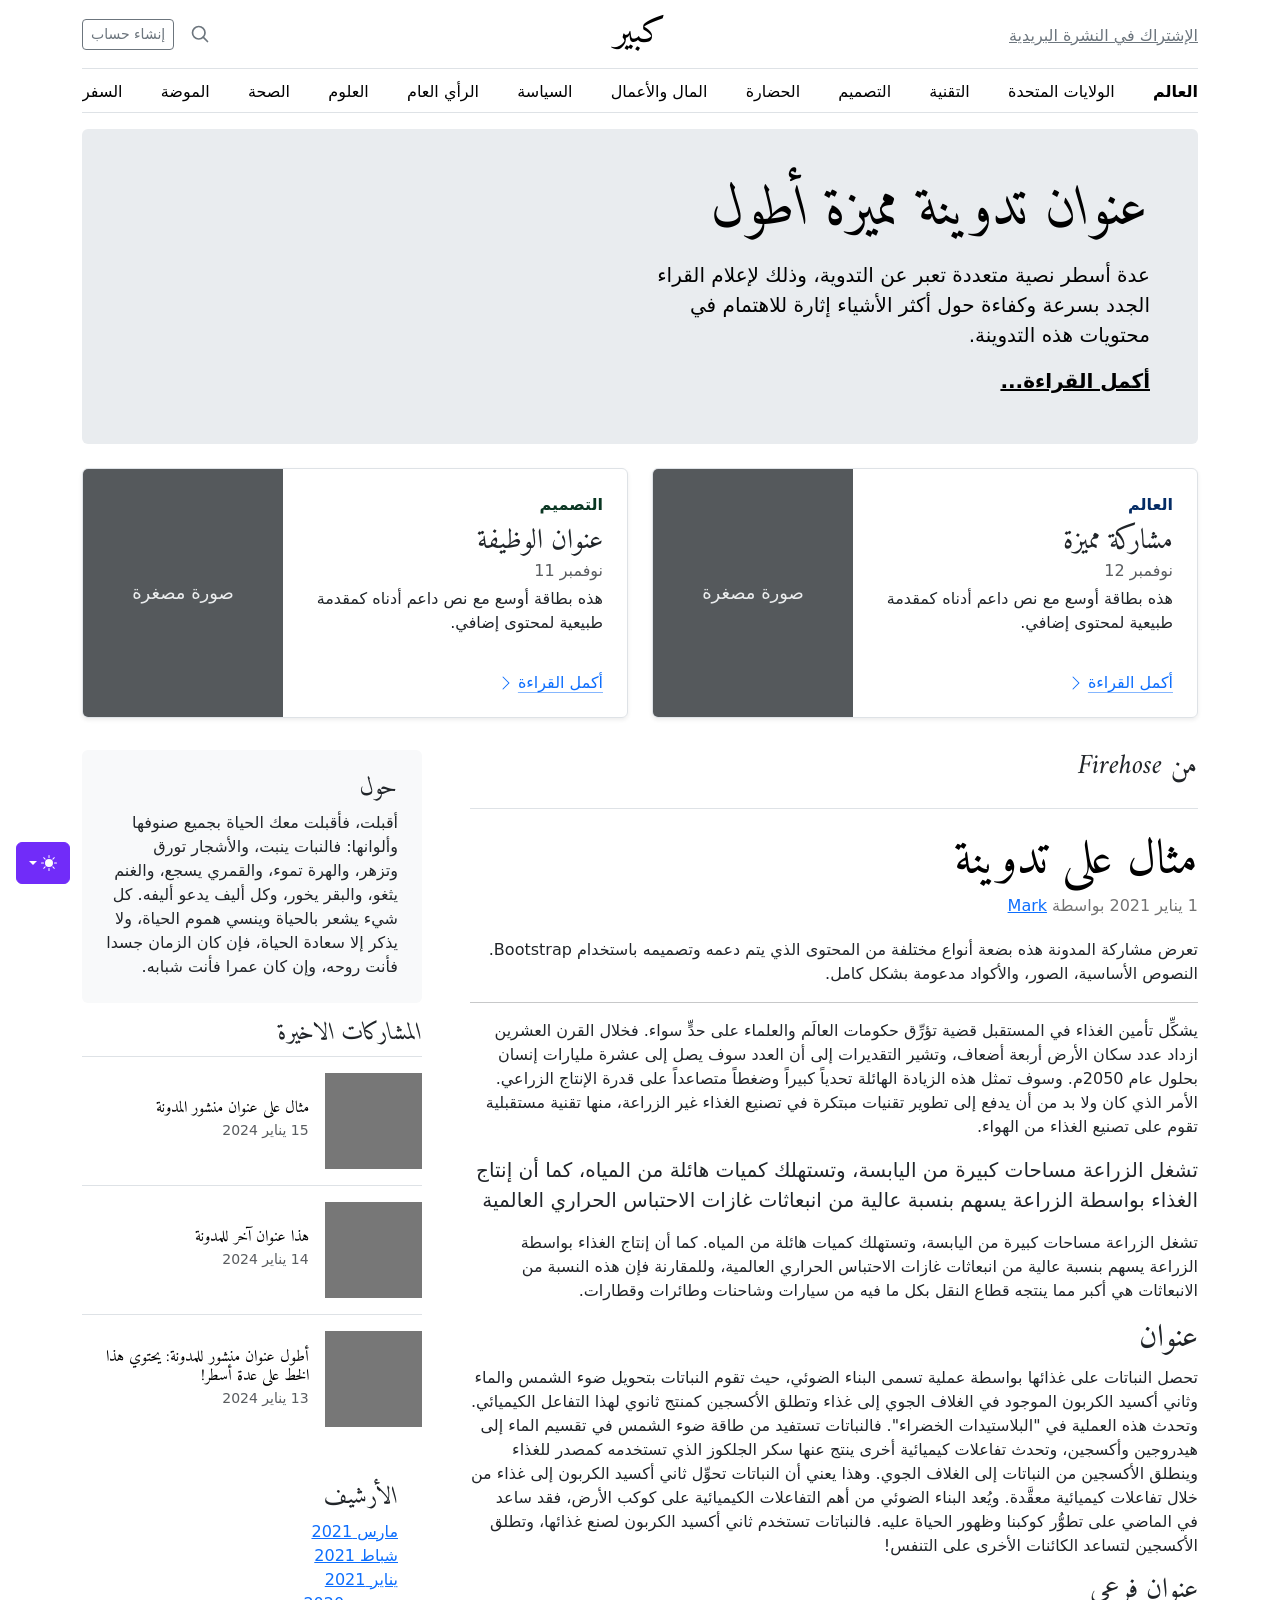
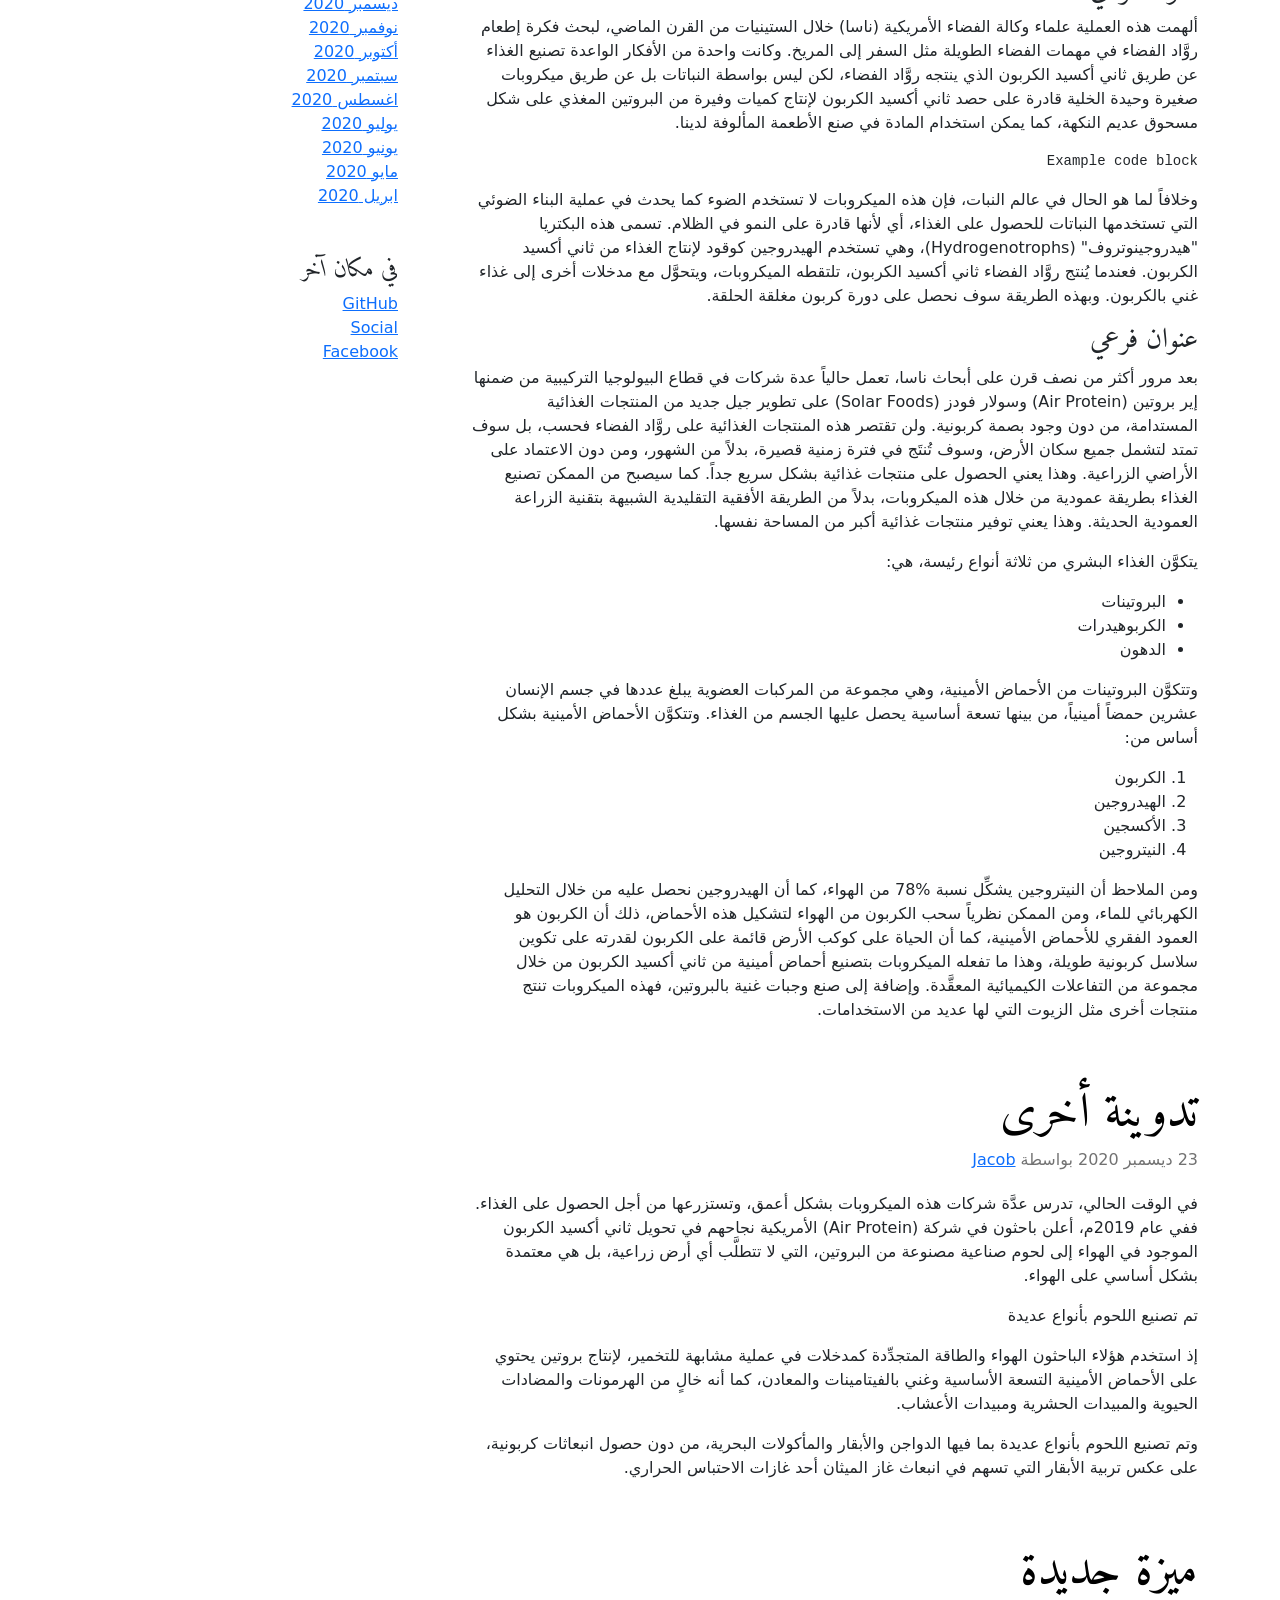
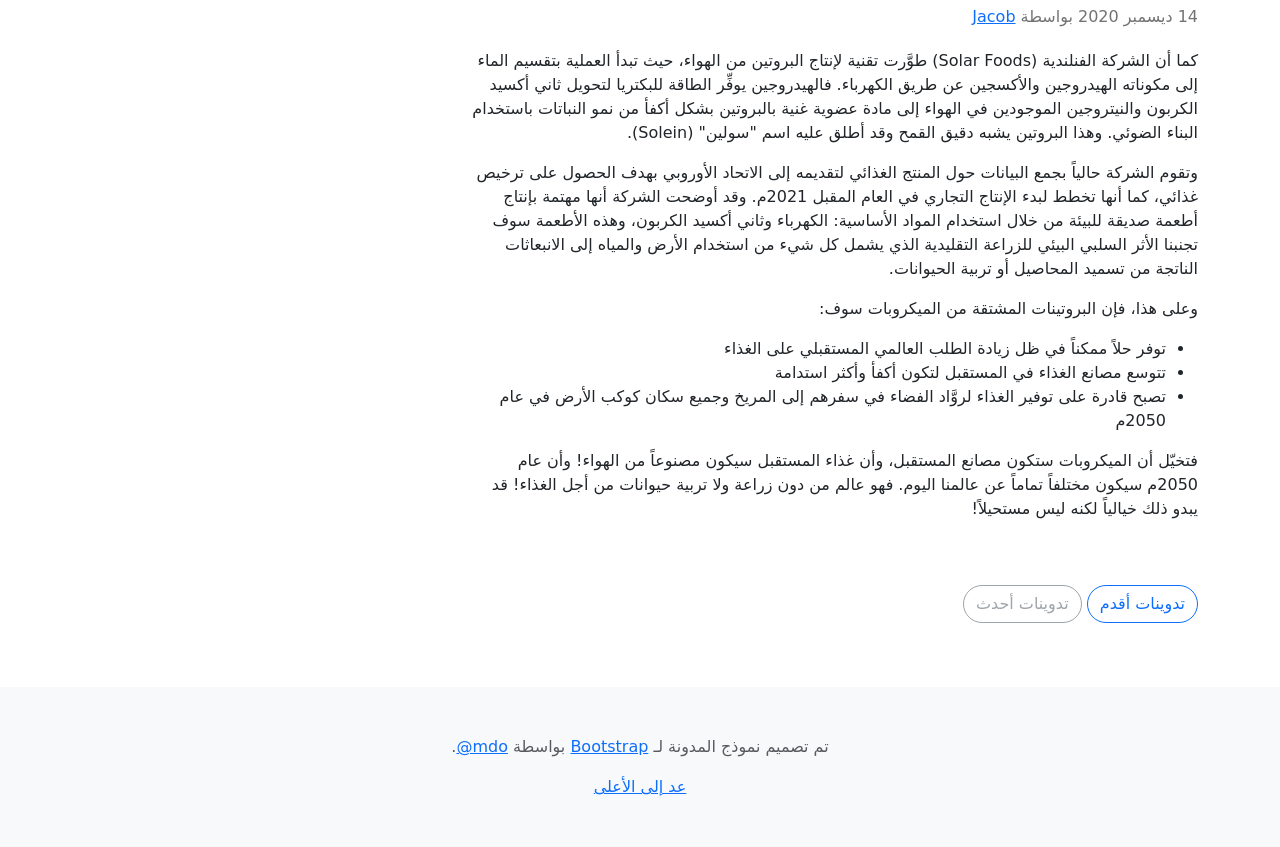
<file: Bootstrap/blog-rtl/index.html>
<!doctype html>
<html lang="ar" dir="rtl" data-bs-theme="auto">
  <head>
    <meta charset="utf-8" />
    <meta name="viewport" content="width=device-width, initial-scale=1" />
    <meta name="description" content="" />
    <meta
      name="author"
      content="Mark Otto, Jacob Thornton, and Bootstrap contributors"
    />
    <meta name="generator" content="Astro v5.13.2" />
    <title>قالب المدونة · Bootstrap v5.3</title>
    <link
      rel="canonical"
      href="https://getbootstrap.com/docs/5.3/examples/blog-rtl/"
    />
    <script src="../assets/js/color-modes.js"></script>
    <link href="../assets/dist/css/bootstrap.rtl.min.css" rel="stylesheet" />
    <meta name="theme-color" content="#712cf9" />
    <link
      href="https://fonts.googleapis.com/css?family=Amiri:wght@400;700&display=swap"
      rel="stylesheet"
    />
    <link href="../blog/blog.rtl.css" rel="stylesheet" />
    <style>
      .bd-placeholder-img {
        font-size: 1.125rem;
        text-anchor: middle;
        -webkit-user-select: none;
        -moz-user-select: none;
        user-select: none;
      }
      @media (min-width: 768px) {
        .bd-placeholder-img-lg {
          font-size: 3.5rem;
        }
      }
      .b-example-divider {
        width: 100%;
        height: 3rem;
        background-color: #0000001a;
        border: solid rgba(0, 0, 0, 0.15);
        border-width: 1px 0;
        box-shadow:
          inset 0 0.5em 1.5em #0000001a,
          inset 0 0.125em 0.5em #00000026;
      }
      .b-example-vr {
        flex-shrink: 0;
        width: 1.5rem;
        height: 100vh;
      }
      .bi {
        vertical-align: -0.125em;
        fill: currentColor;
      }
      .nav-scroller {
        position: relative;
        z-index: 2;
        height: 2.75rem;
        overflow-y: hidden;
      }
      .nav-scroller .nav {
        display: flex;
        flex-wrap: nowrap;
        padding-bottom: 1rem;
        margin-top: -1px;
        overflow-x: auto;
        text-align: center;
        white-space: nowrap;
        -webkit-overflow-scrolling: touch;
      }
      .btn-bd-primary {
        --bd-violet-bg: #712cf9;
        --bd-violet-rgb: 112.520718, 44.062154, 249.437846;
        --bs-btn-font-weight: 600;
        --bs-btn-color: var(--bs-white);
        --bs-btn-bg: var(--bd-violet-bg);
        --bs-btn-border-color: var(--bd-violet-bg);
        --bs-btn-hover-color: var(--bs-white);
        --bs-btn-hover-bg: #6528e0;
        --bs-btn-hover-border-color: #6528e0;
        --bs-btn-focus-shadow-rgb: var(--bd-violet-rgb);
        --bs-btn-active-color: var(--bs-btn-hover-color);
        --bs-btn-active-bg: #5a23c8;
        --bs-btn-active-border-color: #5a23c8;
      }
      .bd-mode-toggle {
        z-index: 1500;
      }
      .bd-mode-toggle .bi {
        width: 1em;
        height: 1em;
      }
      .bd-mode-toggle .dropdown-menu .active .bi {
        display: block !important;
      }
    </style>
  </head>
  <body>
    <svg xmlns="http://www.w3.org/2000/svg" class="d-none">
      <symbol id="check2" viewBox="0 0 16 16">
        <path
          d="M13.854 3.646a.5.5 0 0 1 0 .708l-7 7a.5.5 0 0 1-.708 0l-3.5-3.5a.5.5 0 1 1 .708-.708L6.5 10.293l6.646-6.647a.5.5 0 0 1 .708 0z"
        ></path>
      </symbol>
      <symbol id="circle-half" viewBox="0 0 16 16">
        <path
          d="M8 15A7 7 0 1 0 8 1v14zm0 1A8 8 0 1 1 8 0a8 8 0 0 1 0 16z"
        ></path>
      </symbol>
      <symbol id="moon-stars-fill" viewBox="0 0 16 16">
        <path
          d="M6 .278a.768.768 0 0 1 .08.858 7.208 7.208 0 0 0-.878 3.46c0 4.021 3.278 7.277 7.318 7.277.527 0 1.04-.055 1.533-.16a.787.787 0 0 1 .81.316.733.733 0 0 1-.031.893A8.349 8.349 0 0 1 8.344 16C3.734 16 0 12.286 0 7.71 0 4.266 2.114 1.312 5.124.06A.752.752 0 0 1 6 .278z"
        ></path>
        <path
          d="M10.794 3.148a.217.217 0 0 1 .412 0l.387 1.162c.173.518.579.924 1.097 1.097l1.162.387a.217.217 0 0 1 0 .412l-1.162.387a1.734 1.734 0 0 0-1.097 1.097l-.387 1.162a.217.217 0 0 1-.412 0l-.387-1.162A1.734 1.734 0 0 0 9.31 6.593l-1.162-.387a.217.217 0 0 1 0-.412l1.162-.387a1.734 1.734 0 0 0 1.097-1.097l.387-1.162zM13.863.099a.145.145 0 0 1 .274 0l.258.774c.115.346.386.617.732.732l.774.258a.145.145 0 0 1 0 .274l-.774.258a1.156 1.156 0 0 0-.732.732l-.258.774a.145.145 0 0 1-.274 0l-.258-.774a1.156 1.156 0 0 0-.732-.732l-.774-.258a.145.145 0 0 1 0-.274l.774-.258c.346-.115.617-.386.732-.732L13.863.1z"
        ></path>
      </symbol>
      <symbol id="sun-fill" viewBox="0 0 16 16">
        <path
          d="M8 12a4 4 0 1 0 0-8 4 4 0 0 0 0 8zM8 0a.5.5 0 0 1 .5.5v2a.5.5 0 0 1-1 0v-2A.5.5 0 0 1 8 0zm0 13a.5.5 0 0 1 .5.5v2a.5.5 0 0 1-1 0v-2A.5.5 0 0 1 8 13zm8-5a.5.5 0 0 1-.5.5h-2a.5.5 0 0 1 0-1h2a.5.5 0 0 1 .5.5zM3 8a.5.5 0 0 1-.5.5h-2a.5.5 0 0 1 0-1h2A.5.5 0 0 1 3 8zm10.657-5.657a.5.5 0 0 1 0 .707l-1.414 1.415a.5.5 0 1 1-.707-.708l1.414-1.414a.5.5 0 0 1 .707 0zm-9.193 9.193a.5.5 0 0 1 0 .707L3.05 13.657a.5.5 0 0 1-.707-.707l1.414-1.414a.5.5 0 0 1 .707 0zm9.193 2.121a.5.5 0 0 1-.707 0l-1.414-1.414a.5.5 0 0 1 .707-.707l1.414 1.414a.5.5 0 0 1 0 .707zM4.464 4.465a.5.5 0 0 1-.707 0L2.343 3.05a.5.5 0 1 1 .707-.707l1.414 1.414a.5.5 0 0 1 0 .708z"
        ></path>
      </symbol>
    </svg>
    <div
      class="dropdown position-fixed bottom-0 end-0 mb-3 me-3 bd-mode-toggle"
    >
      <button
        class="btn btn-bd-primary py-2 dropdown-toggle d-flex align-items-center"
        id="bd-theme"
        type="button"
        aria-expanded="false"
        data-bs-toggle="dropdown"
        aria-label="Toggle theme (auto)"
      >
        <svg class="bi my-1 theme-icon-active" aria-hidden="true">
          <use href="#circle-half"></use>
        </svg>
        <span class="visually-hidden" id="bd-theme-text">Toggle theme</span>
      </button>
      <ul
        class="dropdown-menu dropdown-menu-end shadow"
        aria-labelledby="bd-theme-text"
      >
        <li>
          <button
            type="button"
            class="dropdown-item d-flex align-items-center"
            data-bs-theme-value="light"
            aria-pressed="false"
          >
            <svg class="bi me-2 opacity-50" aria-hidden="true">
              <use href="#sun-fill"></use>
            </svg>
            Light
            <svg class="bi ms-auto d-none" aria-hidden="true">
              <use href="#check2"></use>
            </svg>
          </button>
        </li>
        <li>
          <button
            type="button"
            class="dropdown-item d-flex align-items-center"
            data-bs-theme-value="dark"
            aria-pressed="false"
          >
            <svg class="bi me-2 opacity-50" aria-hidden="true">
              <use href="#moon-stars-fill"></use>
            </svg>
            Dark
            <svg class="bi ms-auto d-none" aria-hidden="true">
              <use href="#check2"></use>
            </svg>
          </button>
        </li>
        <li>
          <button
            type="button"
            class="dropdown-item d-flex align-items-center active"
            data-bs-theme-value="auto"
            aria-pressed="true"
          >
            <svg class="bi me-2 opacity-50" aria-hidden="true">
              <use href="#circle-half"></use>
            </svg>
            Auto
            <svg class="bi ms-auto d-none" aria-hidden="true">
              <use href="#check2"></use>
            </svg>
          </button>
        </li>
      </ul>
    </div>
    <svg xmlns="http://www.w3.org/2000/svg" class="d-none">
      <symbol
        id="aperture"
        fill="none"
        stroke="currentColor"
        stroke-linecap="round"
        stroke-linejoin="round"
        stroke-width="2"
        viewBox="0 0 24 24"
      >
        <circle cx="12" cy="12" r="10"></circle>
        <path
          d="M14.31 8l5.74 9.94M9.69 8h11.48M7.38 12l5.74-9.94M9.69 16L3.95 6.06M14.31 16H2.83m13.79-4l-5.74 9.94"
        ></path>
      </symbol>
      <symbol id="cart" viewBox="0 0 16 16">
        <path
          d="M0 1.5A.5.5 0 0 1 .5 1H2a.5.5 0 0 1 .485.379L2.89 3H14.5a.5.5 0 0 1 .49.598l-1 5a.5.5 0 0 1-.465.401l-9.397.472L4.415 11H13a.5.5 0 0 1 0 1H4a.5.5 0 0 1-.491-.408L2.01 3.607 1.61 2H.5a.5.5 0 0 1-.5-.5zM3.102 4l.84 4.479 9.144-.459L13.89 4H3.102zM5 12a2 2 0 1 0 0 4 2 2 0 0 0 0-4zm7 0a2 2 0 1 0 0 4 2 2 0 0 0 0-4zm-7 1a1 1 0 1 1 0 2 1 1 0 0 1 0-2zm7 0a1 1 0 1 1 0 2 1 1 0 0 1 0-2z"
        ></path>
      </symbol>
      <symbol id="chevron-right" viewBox="0 0 16 16">
        <path
          fill-rule="evenodd"
          d="M4.646 1.646a.5.5 0 0 1 .708 0l6 6a.5.5 0 0 1 0 .708l-6 6a.5.5 0 0 1-.708-.708L10.293 8 4.646 2.354a.5.5 0 0 1 0-.708z"
        ></path>
      </symbol>
    </svg>
    <div class="container">
      <header class="border-bottom lh-1 py-3">
        <div class="row flex-nowrap justify-content-between align-items-center">
          <div class="col-4 pt-1">
            <a class="link-secondary" href="#">الإشتراك في النشرة البريدية</a>
          </div>
          <div class="col-4 text-center">
            <a
              class="blog-header-logo text-body-emphasis text-decoration-none"
              href="#"
              >كبير</a
            >
          </div>
          <div class="col-4 d-flex justify-content-end align-items-center">
            <a class="link-secondary" href="#" aria-label="بحث">
              <svg
                xmlns="http://www.w3.org/2000/svg"
                width="20"
                height="20"
                fill="none"
                stroke="currentColor"
                stroke-linecap="round"
                stroke-linejoin="round"
                stroke-width="2"
                class="mx-3"
                role="img"
                viewBox="0 0 24 24"
              >
                <title>بحث</title>
                <circle cx="10.5" cy="10.5" r="7.5"></circle>
                <path d="M21 21l-5.2-5.2"></path>
              </svg>
            </a>
            <a class="btn btn-sm btn-outline-secondary" href="#">إنشاء حساب</a>
          </div>
        </div>
      </header>
      <div class="nav-scroller py-1 mb-3 border-bottom">
        <nav class="nav nav-underline justify-content-between">
          <a class="nav-item nav-link link-body-emphasis active" href="#"
            >العالم</a
          >
          <a class="nav-item nav-link link-body-emphasis" href="#"
            >الولايات المتحدة</a
          >
          <a class="nav-item nav-link link-body-emphasis" href="#">التقنية</a>
          <a class="nav-item nav-link link-body-emphasis" href="#">التصميم</a>
          <a class="nav-item nav-link link-body-emphasis" href="#">الحضارة</a>
          <a class="nav-item nav-link link-body-emphasis" href="#"
            >المال والأعمال</a
          >
          <a class="nav-item nav-link link-body-emphasis" href="#">السياسة</a>
          <a class="nav-item nav-link link-body-emphasis" href="#"
            >الرأي العام</a
          >
          <a class="nav-item nav-link link-body-emphasis" href="#">العلوم</a>
          <a class="nav-item nav-link link-body-emphasis" href="#">الصحة</a>
          <a class="nav-item nav-link link-body-emphasis" href="#">الموضة</a>
          <a class="nav-item nav-link link-body-emphasis" href="#">السفر</a>
        </nav>
      </div>
    </div>
    <main class="container">
      <div class="p-4 p-md-5 mb-4 rounded text-body-emphasis bg-body-secondary">
        <div class="col-lg-6 px-0">
          <h1 class="display-4 fst-italic">عنوان تدوينة مميزة أطول</h1>
          <p class="lead my-3">
            عدة أسطر نصية متعددة تعبر عن التدوية، وذلك لإعلام القراء الجدد بسرعة
            وكفاءة حول أكثر الأشياء إثارة للاهتمام في محتويات هذه التدوينة.
          </p>
          <p class="lead mb-0">
            <a href="#" class="text-body-emphasis fw-bold">أكمل القراءة...</a>
          </p>
        </div>
      </div>
      <div class="row mb-2">
        <div class="col-md-6">
          <div
            class="row g-0 border rounded overflow-hidden flex-md-row mb-4 shadow-sm h-md-250 position-relative"
          >
            <div class="col p-4 d-flex flex-column position-static">
              <strong class="d-inline-block mb-2 text-primary-emphasis"
                >العالم</strong
              >
              <h3 class="mb-0">مشاركة مميزة</h3>
              <div class="mb-1 text-body-secondary">نوفمبر 12</div>
              <p class="card-text mb-auto">
                هذه بطاقة أوسع مع نص داعم أدناه كمقدمة طبيعية لمحتوى إضافي.
              </p>
              <a
                href="#"
                class="icon-link gap-1 icon-link-hover stretched-link"
              >
                أكمل القراءة
                <svg class="bi" aria-hidden="true">
                  <use xlink:href="#chevron-right"></use>
                </svg>
              </a>
            </div>
            <div class="col-auto d-none d-lg-block">
              <svg
                aria-label="Placeholder: صورة مصغرة"
                class="bd-placeholder-img"
                height="250"
                preserveAspectRatio="xMidYMid slice"
                role="img"
                width="200"
                xmlns="http://www.w3.org/2000/svg"
              >
                <title>Placeholder</title>
                <rect width="100%" height="100%" fill="#55595c"></rect>
                <text x="50%" y="50%" fill="#eceeef" dy=".3em">صورة مصغرة</text>
              </svg>
            </div>
          </div>
        </div>
        <div class="col-md-6">
          <div
            class="row g-0 border rounded overflow-hidden flex-md-row mb-4 shadow-sm h-md-250 position-relative"
          >
            <div class="col p-4 d-flex flex-column position-static">
              <strong class="d-inline-block mb-2 text-success-emphasis"
                >التصميم</strong
              >
              <h3 class="mb-0">عنوان الوظيفة</h3>
              <div class="mb-1 text-body-secondary">نوفمبر 11</div>
              <p class="mb-auto">
                هذه بطاقة أوسع مع نص داعم أدناه كمقدمة طبيعية لمحتوى إضافي.
              </p>
              <a
                href="#"
                class="icon-link gap-1 icon-link-hover stretched-link"
              >
                أكمل القراءة
                <svg class="bi" aria-hidden="true">
                  <use xlink:href="#chevron-right"></use>
                </svg>
              </a>
            </div>
            <div class="col-auto d-none d-lg-block">
              <svg
                aria-label="Placeholder: صورة مصغرة"
                class="bd-placeholder-img"
                height="250"
                preserveAspectRatio="xMidYMid slice"
                role="img"
                width="200"
                xmlns="http://www.w3.org/2000/svg"
              >
                <title>Placeholder</title>
                <rect width="100%" height="100%" fill="#55595c"></rect>
                <text x="50%" y="50%" fill="#eceeef" dy=".3em">صورة مصغرة</text>
              </svg>
            </div>
          </div>
        </div>
      </div>
      <div class="row g-5">
        <div class="col-md-8">
          <h3 class="pb-4 mb-4 fst-italic border-bottom">من Firehose</h3>
          <article class="blog-post">
            <h2 class="display-5 link-body-emphasis mb-1">مثال على تدوينة</h2>
            <p class="blog-post-meta">
              1 يناير 2021 بواسطة <a href="#"> Mark </a>
            </p>
            <p>
              تعرض مشاركة المدونة هذه بضعة أنواع مختلفة من المحتوى الذي يتم دعمه
              وتصميمه باستخدام Bootstrap. النصوص الأساسية، الصور، والأكواد
              مدعومة بشكل كامل.
            </p>
            <hr />
            <p>
              يشكِّل تأمين الغذاء في المستقبل قضية تؤرِّق حكومات العالَم
              والعلماء على حدٍّ سواء. فخلال القرن العشرين ازداد عدد سكان الأرض
              أربعة أضعاف، وتشير التقديرات إلى أن العدد سوف يصل إلى عشرة مليارات
              إنسان بحلول عام 2050م. وسوف تمثل هذه الزيادة الهائلة تحدياً كبيراً
              وضغطاً متصاعداً على قدرة الإنتاج الزراعي. الأمر الذي كان ولا بد من
              أن يدفع إلى تطوير تقنيات مبتكرة في تصنيع الغذاء غير الزراعة، منها
              تقنية مستقبلية تقوم على تصنيع الغذاء من الهواء.
            </p>
            <blockquote class="blockquote">
              <p>
                تشغل الزراعة مساحات كبيرة من اليابسة، وتستهلك كميات هائلة من
                المياه، كما أن إنتاج الغذاء بواسطة الزراعة يسهم بنسبة عالية من
                انبعاثات غازات الاحتباس الحراري العالمية
              </p>
            </blockquote>
            <p>
              تشغل الزراعة مساحات كبيرة من اليابسة، وتستهلك كميات هائلة من
              المياه. كما أن إنتاج الغذاء بواسطة الزراعة يسهم بنسبة عالية من
              انبعاثات غازات الاحتباس الحراري العالمية، وللمقارنة فإن هذه النسبة
              من الانبعاثات هي أكبر مما ينتجه قطاع النقل بكل ما فيه من سيارات
              وشاحنات وطائرات وقطارات.
            </p>
            <h2>عنوان</h2>
            <p>
              تحصل النباتات على غذائها بواسطة عملية تسمى البناء الضوئي، حيث تقوم
              النباتات بتحويل ضوء الشمس والماء وثاني أكسيد الكربون الموجود في
              الغلاف الجوي إلى غذاء وتطلق الأكسجين كمنتج ثانوي لهذا التفاعل
              الكيميائي. وتحدث هذه العملية في "البلاستيدات الخضراء". فالنباتات
              تستفيد من طاقة ضوء الشمس في تقسيم الماء إلى هيدروجين وأكسجين،
              وتحدث تفاعلات كيميائية أخرى ينتج عنها سكر الجلكوز الذي تستخدمه
              كمصدر للغذاء وينطلق الأكسجين من النباتات إلى الغلاف الجوي. وهذا
              يعني أن النباتات تحوِّل ثاني أكسيد الكربون إلى غذاء من خلال
              تفاعلات كيميائية معقَّدة. ويُعد البناء الضوئي من أهم التفاعلات
              الكيميائية على كوكب الأرض، فقد ساعد في الماضي على تطوُّر كوكبنا
              وظهور الحياة عليه. فالنباتات تستخدم ثاني أكسيد الكربون لصنع
              غذائها، وتطلق الأكسجين لتساعد الكائنات الأخرى على التنفس!
            </p>
            <h3>عنوان فرعي</h3>
            <p>
              ألهمت هذه العملية علماء وكالة الفضاء الأمريكية (ناسا) خلال
              الستينيات من القرن الماضي، لبحث فكرة إطعام روَّاد الفضاء في مهمات
              الفضاء الطويلة مثل السفر إلى المريخ. وكانت واحدة من الأفكار
              الواعدة تصنيع الغذاء عن طريق ثاني أكسيد الكربون الذي ينتجه روَّاد
              الفضاء، لكن ليس بواسطة النباتات بل عن طريق ميكروبات صغيرة وحيدة
              الخلية قادرة على حصد ثاني أكسيد الكربون لإنتاج كميات وفيرة من
              البروتين المغذي على شكل مسحوق عديم النكهة، كما يمكن استخدام المادة
              في صنع الأطعمة المألوفة لدينا.
            </p>
            <pre><code>Example code block</code></pre>
            <p>
              وخلافاً لما هو الحال في عالم النبات، فإن هذه الميكروبات لا تستخدم
              الضوء كما يحدث في عملية البناء الضوئي التي تستخدمها النباتات
              للحصول على الغذاء، أي لأنها قادرة على النمو في الظلام. تسمى هذه
              البكتريا "هيدروجينوتروف" (Hydrogenotrophs)، وهي تستخدم الهيدروجين
              كوقود لإنتاج الغذاء من ثاني أكسيد الكربون. فعندما يُنتج روَّاد
              الفضاء ثاني أكسيد الكربون، تلتقطه الميكروبات، ويتحوَّل مع مدخلات
              أخرى إلى غذاء غني بالكربون. وبهذه الطريقة سوف نحصل على دورة كربون
              مغلقة الحلقة.
            </p>
            <h3>عنوان فرعي</h3>
            <p>
              بعد مرور أكثر من نصف قرن على أبحاث ناسا، تعمل حالياً عدة شركات في
              قطاع البيولوجيا التركيبية من ضمنها إير بروتين (Air Protein) وسولار
              فودز (Solar Foods) على تطوير جيل جديد من المنتجات الغذائية
              المستدامة، من دون وجود بصمة كربونية. ولن تقتصر هذه المنتجات
              الغذائية على روَّاد الفضاء فحسب، بل سوف تمتد لتشمل جميع سكان
              الأرض، وسوف تُنتَج في فترة زمنية قصيرة، بدلاً من الشهور، ومن دون
              الاعتماد على الأراضي الزراعية. وهذا يعني الحصول على منتجات غذائية
              بشكل سريع جداً. كما سيصبح من الممكن تصنيع الغذاء بطريقة عمودية من
              خلال هذه الميكروبات، بدلاً من الطريقة الأفقية التقليدية الشبيهة
              بتقنية الزراعة العمودية الحديثة. وهذا يعني توفير منتجات غذائية
              أكبر من المساحة نفسها.
            </p>
            <p>يتكوَّن الغذاء البشري من ثلاثة أنواع رئيسة، هي:</p>
            <ul>
              <li>البروتينات</li>
              <li>الكربوهيدرات</li>
              <li>الدهون</li>
            </ul>
            <p>
              وتتكوَّن البروتينات من الأحماض الأمينية، وهي مجموعة من المركبات
              العضوية يبلغ عددها في جسم الإنسان عشرين حمضاً أمينياً، من بينها
              تسعة أساسية يحصل عليها الجسم من الغذاء. وتتكوَّن الأحماض الأمينية
              بشكل أساس من:
            </p>
            <ol>
              <li>الكربون</li>
              <li>الهيدروجين</li>
              <li>الأكسجين</li>
              <li>النيتروجين</li>
            </ol>
            <p>
              ومن الملاحظ أن النيتروجين يشكِّل نسبة %78 من الهواء، كما أن
              الهيدروجين نحصل عليه من خلال التحليل الكهربائي للماء، ومن الممكن
              نظرياً سحب الكربون من الهواء لتشكيل هذه الأحماض، ذلك أن الكربون هو
              العمود الفقري للأحماض الأمينية، كما أن الحياة على كوكب الأرض قائمة
              على الكربون لقدرته على تكوين سلاسل كربونية طويلة، وهذا ما تفعله
              الميكروبات بتصنيع أحماض أمينية من ثاني أكسيد الكربون من خلال
              مجموعة من التفاعلات الكيميائية المعقَّدة. وإضافة إلى صنع وجبات
              غنية بالبروتين، فهذه الميكروبات تنتج منتجات أخرى مثل الزيوت التي
              لها عديد من الاستخدامات.
            </p>
          </article>
          <article class="blog-post">
            <h2 class="display-5 link-body-emphasis mb-1">تدوينة أخرى</h2>
            <p class="blog-post-meta">
              23 ديسمبر 2020 بواسطة <a href="#">Jacob</a>
            </p>
            <p>
              في الوقت الحالي، تدرس عدَّة شركات هذه الميكروبات بشكل أعمق،
              وتستزرعها من أجل الحصول على الغذاء. ففي عام 2019م، أعلن باحثون في
              شركة (Air Protein) الأمريكية نجاحهم في تحويل ثاني أكسيد الكربون
              الموجود في الهواء إلى لحوم صناعية مصنوعة من البروتين، التي لا
              تتطلَّب أي أرض زراعية، بل هي معتمدة بشكل أساسي على الهواء.
            </p>
            <blockquote><p>تم تصنيع اللحوم بأنواع عديدة</p></blockquote>
            <p>
              إذ استخدم هؤلاء الباحثون الهواء والطاقة المتجدِّدة كمدخلات في
              عملية مشابهة للتخمير، لإنتاج بروتين يحتوي على الأحماض الأمينية
              التسعة الأساسية وغني بالفيتامينات والمعادن، كما أنه خالٍ من
              الهرمونات والمضادات الحيوية والمبيدات الحشرية ومبيدات الأعشاب.
            </p>
            <p>
              وتم تصنيع اللحوم بأنواع عديدة بما فيها الدواجن والأبقار والمأكولات
              البحرية، من دون حصول انبعاثات كربونية، على عكس تربية الأبقار التي
              تسهم في انبعاث غاز الميثان أحد غازات الاحتباس الحراري.
            </p>
          </article>
          <article class="blog-post">
            <h2 class="display-5 link-body-emphasis mb-1">ميزة جديدة</h2>
            <p class="blog-post-meta">
              14 ديسمبر 2020 بواسطة <a href="#">Jacob</a>
            </p>
            <p>
              كما أن الشركة الفنلندية (Solar Foods) طوَّرت تقنية لإنتاج البروتين
              من الهواء، حيث تبدأ العملية بتقسيم الماء إلى مكوناته الهيدروجين
              والأكسجين عن طريق الكهرباء. فالهيدروجين يوفِّر الطاقة للبكتريا
              لتحويل ثاني أكسيد الكربون والنيتروجين الموجودين في الهواء إلى مادة
              عضوية غنية بالبروتين بشكل أكفأ من نمو النباتات باستخدام البناء
              الضوئي. وهذا البروتين يشبه دقيق القمح وقد أطلق عليه اسم "سولين"
              (Solein).
            </p>
            <p>
              وتقوم الشركة حالياً بجمع البيانات حول المنتج الغذائي لتقديمه إلى
              الاتحاد الأوروبي بهدف الحصول على ترخيص غذائي، كما أنها تخطط لبدء
              الإنتاج التجاري في العام المقبل 2021م. وقد أوضحت الشركة أنها مهتمة
              بإنتاج أطعمة صديقة للبيئة من خلال استخدام المواد الأساسية:
              الكهرباء وثاني أكسيد الكربون، وهذه الأطعمة سوف تجنبنا الأثر السلبي
              البيئي للزراعة التقليدية الذي يشمل كل شيء من استخدام الأرض والمياه
              إلى الانبعاثات الناتجة من تسميد المحاصيل أو تربية الحيوانات.
            </p>
            <p>وعلى هذا، فإن البروتينات المشتقة من الميكروبات سوف:</p>
            <ul>
              <li>
                توفر حلاً ممكناً في ظل زيادة الطلب العالمي المستقبلي على الغذاء
              </li>
              <li>تتوسع مصانع الغذاء في المستقبل لتكون أكفأ وأكثر استدامة</li>
              <li>
                تصبح قادرة على توفير الغذاء لروَّاد الفضاء في سفرهم إلى المريخ
                وجميع سكان كوكب الأرض في عام 2050م
              </li>
            </ul>
            <p>
              فتخيّل أن الميكروبات ستكون مصانع المستقبل، وأن غذاء المستقبل سيكون
              مصنوعاً من الهواء! وأن عام 2050م سيكون مختلفاً تماماً عن عالمنا
              اليوم. فهو عالم من دون زراعة ولا تربية حيوانات من أجل الغذاء! قد
              يبدو ذلك خيالياً لكنه ليس مستحيلاً!
            </p>
          </article>
          <nav class="blog-pagination" aria-label="Pagination">
            <a class="btn btn-outline-primary rounded-pill" href="#"
              >تدوينات أقدم</a
            >
            <a
              class="btn btn-outline-secondary rounded-pill disabled"
              aria-disabled="true"
              >تدوينات أحدث</a
            >
          </nav>
        </div>
        <div class="col-md-4">
          <div class="position-sticky" style="top: 2rem">
            <div class="p-4 mb-3 bg-body-tertiary rounded">
              <h4 class="fst-italic">حول</h4>
              <p class="mb-0">
                أقبلت، فأقبلت معك الحياة بجميع صنوفها وألوانها: فالنبات ينبت،
                والأشجار تورق وتزهر، والهرة تموء، والقمري يسجع، والغنم يثغو،
                والبقر يخور، وكل أليف يدعو أليفه. كل شيء يشعر بالحياة وينسي هموم
                الحياة، ولا يذكر إلا سعادة الحياة، فإن كان الزمان جسدا فأنت
                روحه، وإن كان عمرا فأنت شبابه.
              </p>
            </div>
            <div>
              <h4 class="fst-italic">المشاركات الاخيرة</h4>
              <ul class="list-unstyled">
                <li>
                  <a
                    class="d-flex flex-column flex-lg-row gap-3 align-items-start align-items-lg-center py-3 link-body-emphasis text-decoration-none border-top"
                    href="#"
                  >
                    <svg
                      aria-hidden="true"
                      class="bd-placeholder-img"
                      height="96"
                      preserveAspectRatio="xMidYMid slice"
                      width="100%"
                      xmlns="http://www.w3.org/2000/svg"
                    >
                      <rect width="100%" height="100%" fill="#777"></rect>
                    </svg>
                    <div class="col-lg-8">
                      <h6 class="mb-0">مثال على عنوان منشور المدونة</h6>
                      <small class="text-body-secondary">15 يناير 2024</small>
                    </div>
                  </a>
                </li>
                <li>
                  <a
                    class="d-flex flex-column flex-lg-row gap-3 align-items-start align-items-lg-center py-3 link-body-emphasis text-decoration-none border-top"
                    href="#"
                  >
                    <svg
                      aria-hidden="true"
                      class="bd-placeholder-img"
                      height="96"
                      preserveAspectRatio="xMidYMid slice"
                      width="100%"
                      xmlns="http://www.w3.org/2000/svg"
                    >
                      <rect width="100%" height="100%" fill="#777"></rect>
                    </svg>
                    <div class="col-lg-8">
                      <h6 class="mb-0">هذا عنوان آخر للمدونة</h6>
                      <small class="text-body-secondary">14 يناير 2024</small>
                    </div>
                  </a>
                </li>
                <li>
                  <a
                    class="d-flex flex-column flex-lg-row gap-3 align-items-start align-items-lg-center py-3 link-body-emphasis text-decoration-none border-top"
                    href="#"
                  >
                    <svg
                      aria-hidden="true"
                      class="bd-placeholder-img"
                      height="96"
                      preserveAspectRatio="xMidYMid slice"
                      width="100%"
                      xmlns="http://www.w3.org/2000/svg"
                    >
                      <rect width="100%" height="100%" fill="#777"></rect>
                    </svg>
                    <div class="col-lg-8">
                      <h6 class="mb-0">
                        أطول عنوان منشور للمدونة: يحتوي هذا الخط على عدة أسطر!
                      </h6>
                      <small class="text-body-secondary">13 يناير 2024</small>
                    </div>
                  </a>
                </li>
              </ul>
            </div>
            <div class="p-4">
              <h4 class="fst-italic">الأرشيف</h4>
              <ol class="list-unstyled mb-0">
                <li><a href="#">مارس 2021</a></li>
                <li><a href="#">شباط 2021</a></li>
                <li><a href="#">يناير 2021</a></li>
                <li><a href="#">ديسمبر 2020</a></li>
                <li><a href="#">نوفمبر 2020</a></li>
                <li><a href="#">أكتوبر 2020</a></li>
                <li><a href="#">سبتمبر 2020</a></li>
                <li><a href="#">اغسطس 2020</a></li>
                <li><a href="#">يوليو 2020</a></li>
                <li><a href="#">يونيو 2020</a></li>
                <li><a href="#">مايو 2020</a></li>
                <li><a href="#">ابريل 2020</a></li>
              </ol>
            </div>
            <div class="p-4">
              <h4 class="fst-italic">في مكان آخر</h4>
              <ol class="list-unstyled">
                <li><a href="#">GitHub</a></li>
                <li><a href="#">Social</a></li>
                <li><a href="#">Facebook</a></li>
              </ol>
            </div>
          </div>
        </div>
      </div>
    </main>
    <footer class="py-5 text-center text-body-secondary bg-body-tertiary">
      <p>
        تم تصميم نموذج المدونة لـ
        <a href="https://getbootstrap.com/">Bootstrap</a> بواسطة
        <a href="https://x.com/mdo"><bdi lang="en" dir="ltr">@mdo</bdi></a
        >.
      </p>
      <p class="mb-0"><a href="#">عد إلى الأعلى</a></p>
    </footer>
    <script
      src="../assets/dist/js/bootstrap.bundle.min.js"
      class="astro-vvvwv3sm"
    ></script>
  </body>
</html>
</file>
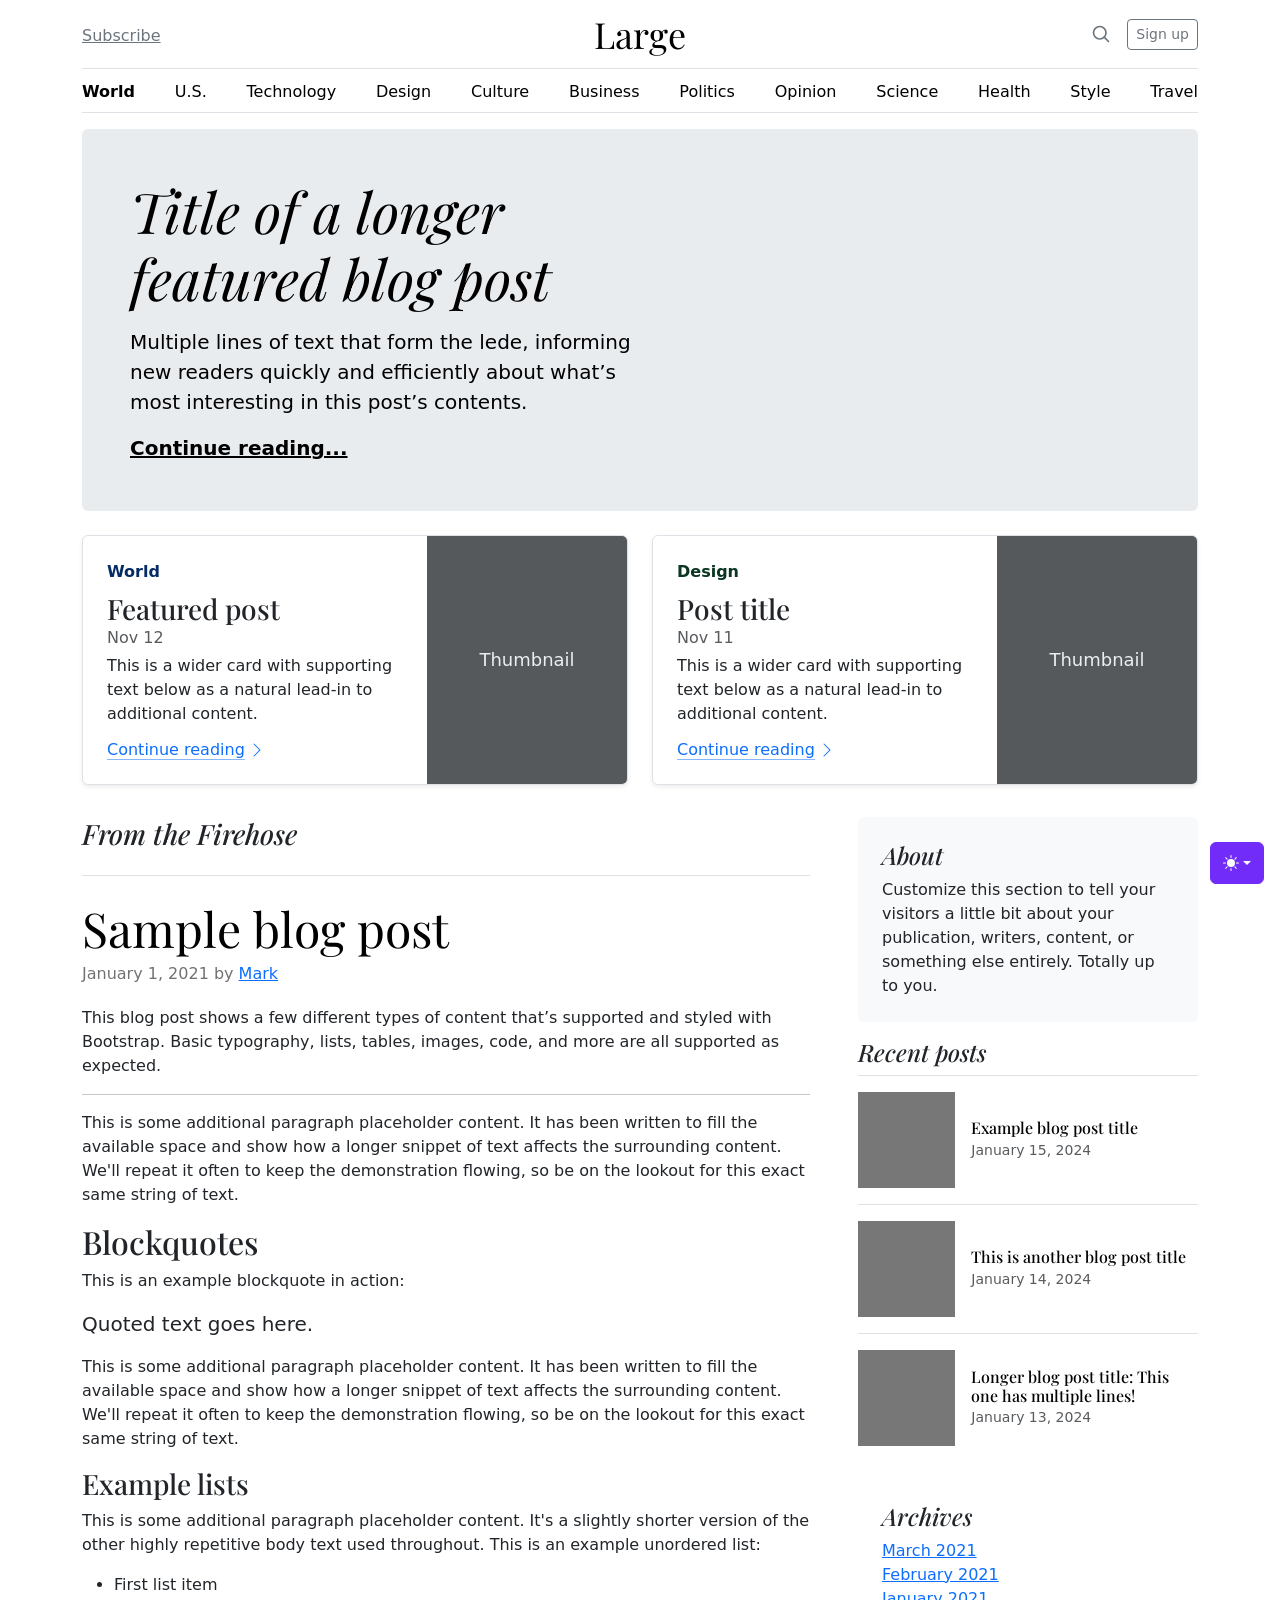
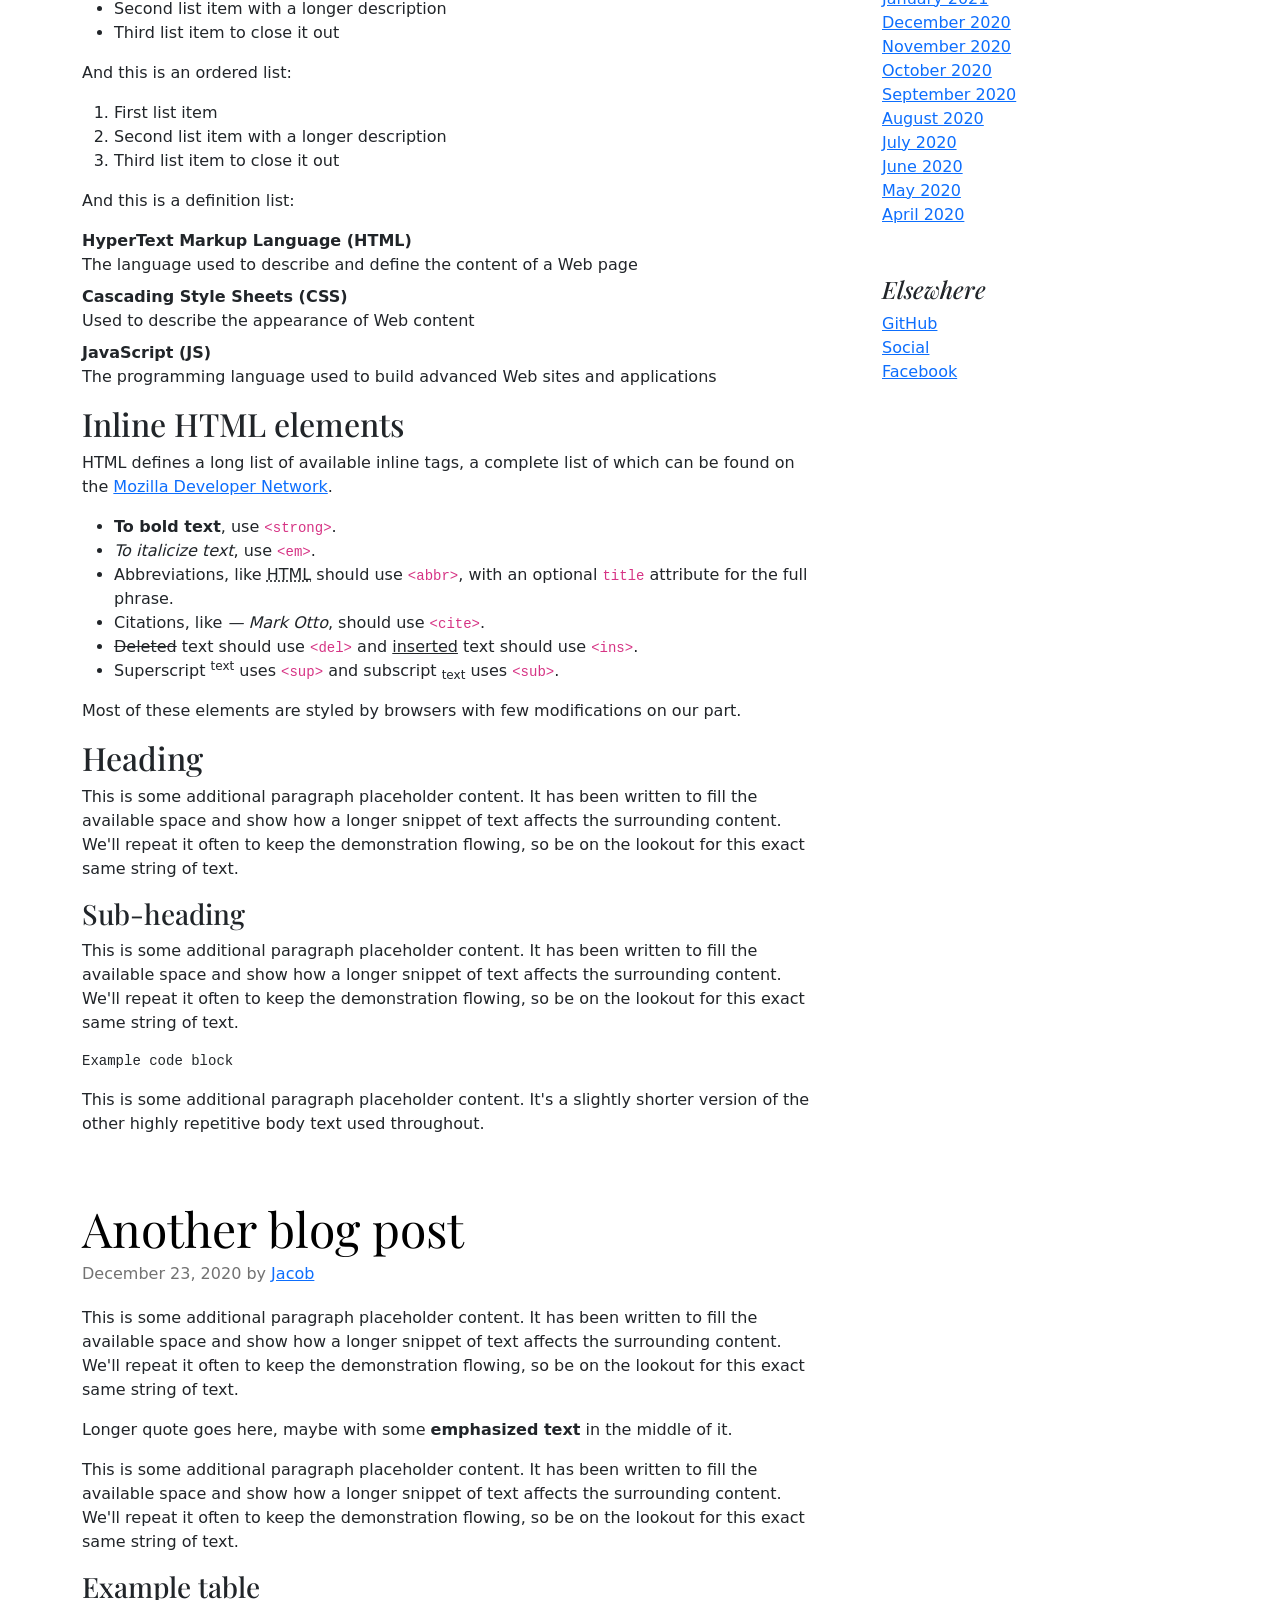
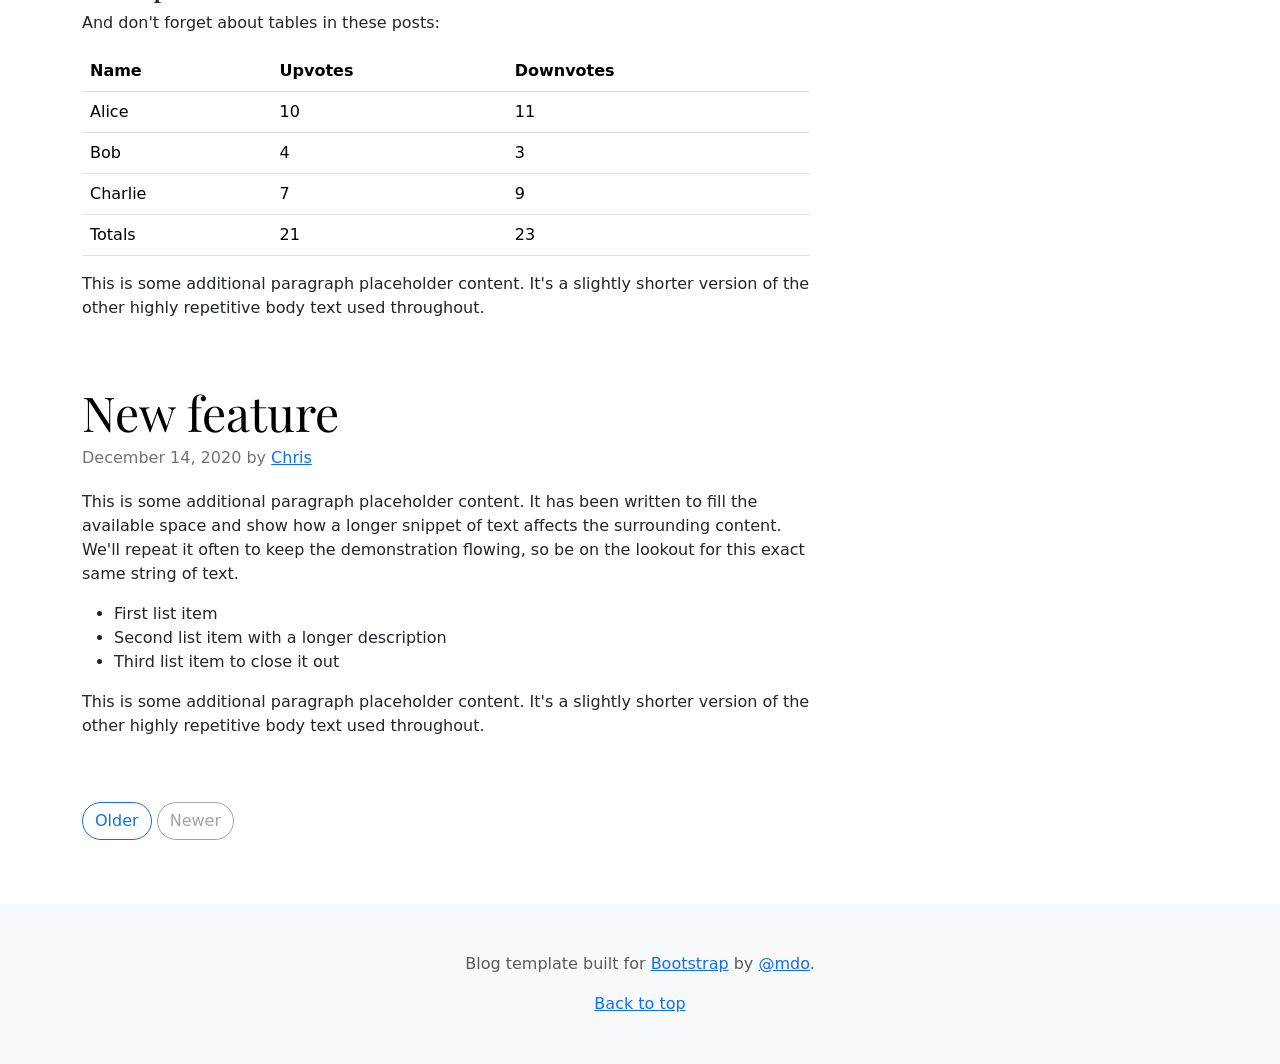
<file: Bootstrap/blog/index.html>
<!doctype html>
<html lang="en" data-bs-theme="auto">
  <head>
    <meta charset="utf-8" />
    <meta name="viewport" content="width=device-width, initial-scale=1" />
    <meta name="description" content="" />
    <meta
      name="author"
      content="Mark Otto, Jacob Thornton, and Bootstrap contributors"
    />
    <meta name="generator" content="Astro v5.13.2" />
    <title>Blog Template · Bootstrap v5.3</title>
    <link
      rel="canonical"
      href="https://getbootstrap.com/docs/5.3/examples/blog/"
    />
    <script src="../assets/js/color-modes.js"></script>
    <link href="../assets/dist/css/bootstrap.min.css" rel="stylesheet" />
    <meta name="theme-color" content="#712cf9" />
    <link
      href="https://fonts.googleapis.com/css?family=Playfair+Display:700,900&display=swap"
      rel="stylesheet"
    />
    <link href="blog.css" rel="stylesheet" />
    <style>
      .bd-placeholder-img {
        font-size: 1.125rem;
        text-anchor: middle;
        -webkit-user-select: none;
        -moz-user-select: none;
        user-select: none;
      }
      @media (min-width: 768px) {
        .bd-placeholder-img-lg {
          font-size: 3.5rem;
        }
      }
      .b-example-divider {
        width: 100%;
        height: 3rem;
        background-color: #0000001a;
        border: solid rgba(0, 0, 0, 0.15);
        border-width: 1px 0;
        box-shadow:
          inset 0 0.5em 1.5em #0000001a,
          inset 0 0.125em 0.5em #00000026;
      }
      .b-example-vr {
        flex-shrink: 0;
        width: 1.5rem;
        height: 100vh;
      }
      .bi {
        vertical-align: -0.125em;
        fill: currentColor;
      }
      .nav-scroller {
        position: relative;
        z-index: 2;
        height: 2.75rem;
        overflow-y: hidden;
      }
      .nav-scroller .nav {
        display: flex;
        flex-wrap: nowrap;
        padding-bottom: 1rem;
        margin-top: -1px;
        overflow-x: auto;
        text-align: center;
        white-space: nowrap;
        -webkit-overflow-scrolling: touch;
      }
      .btn-bd-primary {
        --bd-violet-bg: #712cf9;
        --bd-violet-rgb: 112.520718, 44.062154, 249.437846;
        --bs-btn-font-weight: 600;
        --bs-btn-color: var(--bs-white);
        --bs-btn-bg: var(--bd-violet-bg);
        --bs-btn-border-color: var(--bd-violet-bg);
        --bs-btn-hover-color: var(--bs-white);
        --bs-btn-hover-bg: #6528e0;
        --bs-btn-hover-border-color: #6528e0;
        --bs-btn-focus-shadow-rgb: var(--bd-violet-rgb);
        --bs-btn-active-color: var(--bs-btn-hover-color);
        --bs-btn-active-bg: #5a23c8;
        --bs-btn-active-border-color: #5a23c8;
      }
      .bd-mode-toggle {
        z-index: 1500;
      }
      .bd-mode-toggle .bi {
        width: 1em;
        height: 1em;
      }
      .bd-mode-toggle .dropdown-menu .active .bi {
        display: block !important;
      }
    </style>
  </head>
  <body>
    <svg xmlns="http://www.w3.org/2000/svg" class="d-none">
      <symbol id="check2" viewBox="0 0 16 16">
        <path
          d="M13.854 3.646a.5.5 0 0 1 0 .708l-7 7a.5.5 0 0 1-.708 0l-3.5-3.5a.5.5 0 1 1 .708-.708L6.5 10.293l6.646-6.647a.5.5 0 0 1 .708 0z"
        ></path>
      </symbol>
      <symbol id="circle-half" viewBox="0 0 16 16">
        <path
          d="M8 15A7 7 0 1 0 8 1v14zm0 1A8 8 0 1 1 8 0a8 8 0 0 1 0 16z"
        ></path>
      </symbol>
      <symbol id="moon-stars-fill" viewBox="0 0 16 16">
        <path
          d="M6 .278a.768.768 0 0 1 .08.858 7.208 7.208 0 0 0-.878 3.46c0 4.021 3.278 7.277 7.318 7.277.527 0 1.04-.055 1.533-.16a.787.787 0 0 1 .81.316.733.733 0 0 1-.031.893A8.349 8.349 0 0 1 8.344 16C3.734 16 0 12.286 0 7.71 0 4.266 2.114 1.312 5.124.06A.752.752 0 0 1 6 .278z"
        ></path>
        <path
          d="M10.794 3.148a.217.217 0 0 1 .412 0l.387 1.162c.173.518.579.924 1.097 1.097l1.162.387a.217.217 0 0 1 0 .412l-1.162.387a1.734 1.734 0 0 0-1.097 1.097l-.387 1.162a.217.217 0 0 1-.412 0l-.387-1.162A1.734 1.734 0 0 0 9.31 6.593l-1.162-.387a.217.217 0 0 1 0-.412l1.162-.387a1.734 1.734 0 0 0 1.097-1.097l.387-1.162zM13.863.099a.145.145 0 0 1 .274 0l.258.774c.115.346.386.617.732.732l.774.258a.145.145 0 0 1 0 .274l-.774.258a1.156 1.156 0 0 0-.732.732l-.258.774a.145.145 0 0 1-.274 0l-.258-.774a1.156 1.156 0 0 0-.732-.732l-.774-.258a.145.145 0 0 1 0-.274l.774-.258c.346-.115.617-.386.732-.732L13.863.1z"
        ></path>
      </symbol>
      <symbol id="sun-fill" viewBox="0 0 16 16">
        <path
          d="M8 12a4 4 0 1 0 0-8 4 4 0 0 0 0 8zM8 0a.5.5 0 0 1 .5.5v2a.5.5 0 0 1-1 0v-2A.5.5 0 0 1 8 0zm0 13a.5.5 0 0 1 .5.5v2a.5.5 0 0 1-1 0v-2A.5.5 0 0 1 8 13zm8-5a.5.5 0 0 1-.5.5h-2a.5.5 0 0 1 0-1h2a.5.5 0 0 1 .5.5zM3 8a.5.5 0 0 1-.5.5h-2a.5.5 0 0 1 0-1h2A.5.5 0 0 1 3 8zm10.657-5.657a.5.5 0 0 1 0 .707l-1.414 1.415a.5.5 0 1 1-.707-.708l1.414-1.414a.5.5 0 0 1 .707 0zm-9.193 9.193a.5.5 0 0 1 0 .707L3.05 13.657a.5.5 0 0 1-.707-.707l1.414-1.414a.5.5 0 0 1 .707 0zm9.193 2.121a.5.5 0 0 1-.707 0l-1.414-1.414a.5.5 0 0 1 .707-.707l1.414 1.414a.5.5 0 0 1 0 .707zM4.464 4.465a.5.5 0 0 1-.707 0L2.343 3.05a.5.5 0 1 1 .707-.707l1.414 1.414a.5.5 0 0 1 0 .708z"
        ></path>
      </symbol>
    </svg>
    <div
      class="dropdown position-fixed bottom-0 end-0 mb-3 me-3 bd-mode-toggle"
    >
      <button
        class="btn btn-bd-primary py-2 dropdown-toggle d-flex align-items-center"
        id="bd-theme"
        type="button"
        aria-expanded="false"
        data-bs-toggle="dropdown"
        aria-label="Toggle theme (auto)"
      >
        <svg class="bi my-1 theme-icon-active" aria-hidden="true">
          <use href="#circle-half"></use>
        </svg>
        <span class="visually-hidden" id="bd-theme-text">Toggle theme</span>
      </button>
      <ul
        class="dropdown-menu dropdown-menu-end shadow"
        aria-labelledby="bd-theme-text"
      >
        <li>
          <button
            type="button"
            class="dropdown-item d-flex align-items-center"
            data-bs-theme-value="light"
            aria-pressed="false"
          >
            <svg class="bi me-2 opacity-50" aria-hidden="true">
              <use href="#sun-fill"></use>
            </svg>
            Light
            <svg class="bi ms-auto d-none" aria-hidden="true">
              <use href="#check2"></use>
            </svg>
          </button>
        </li>
        <li>
          <button
            type="button"
            class="dropdown-item d-flex align-items-center"
            data-bs-theme-value="dark"
            aria-pressed="false"
          >
            <svg class="bi me-2 opacity-50" aria-hidden="true">
              <use href="#moon-stars-fill"></use>
            </svg>
            Dark
            <svg class="bi ms-auto d-none" aria-hidden="true">
              <use href="#check2"></use>
            </svg>
          </button>
        </li>
        <li>
          <button
            type="button"
            class="dropdown-item d-flex align-items-center active"
            data-bs-theme-value="auto"
            aria-pressed="true"
          >
            <svg class="bi me-2 opacity-50" aria-hidden="true">
              <use href="#circle-half"></use>
            </svg>
            Auto
            <svg class="bi ms-auto d-none" aria-hidden="true">
              <use href="#check2"></use>
            </svg>
          </button>
        </li>
      </ul>
    </div>
    <svg xmlns="http://www.w3.org/2000/svg" class="d-none">
      <symbol
        id="aperture"
        fill="none"
        stroke="currentColor"
        stroke-linecap="round"
        stroke-linejoin="round"
        stroke-width="2"
        viewBox="0 0 24 24"
      >
        <circle cx="12" cy="12" r="10"></circle>
        <path
          d="M14.31 8l5.74 9.94M9.69 8h11.48M7.38 12l5.74-9.94M9.69 16L3.95 6.06M14.31 16H2.83m13.79-4l-5.74 9.94"
        ></path>
      </symbol>
      <symbol id="cart" viewBox="0 0 16 16">
        <path
          d="M0 1.5A.5.5 0 0 1 .5 1H2a.5.5 0 0 1 .485.379L2.89 3H14.5a.5.5 0 0 1 .49.598l-1 5a.5.5 0 0 1-.465.401l-9.397.472L4.415 11H13a.5.5 0 0 1 0 1H4a.5.5 0 0 1-.491-.408L2.01 3.607 1.61 2H.5a.5.5 0 0 1-.5-.5zM3.102 4l.84 4.479 9.144-.459L13.89 4H3.102zM5 12a2 2 0 1 0 0 4 2 2 0 0 0 0-4zm7 0a2 2 0 1 0 0 4 2 2 0 0 0 0-4zm-7 1a1 1 0 1 1 0 2 1 1 0 0 1 0-2zm7 0a1 1 0 1 1 0 2 1 1 0 0 1 0-2z"
        ></path>
      </symbol>
      <symbol id="chevron-right" viewBox="0 0 16 16">
        <path
          fill-rule="evenodd"
          d="M4.646 1.646a.5.5 0 0 1 .708 0l6 6a.5.5 0 0 1 0 .708l-6 6a.5.5 0 0 1-.708-.708L10.293 8 4.646 2.354a.5.5 0 0 1 0-.708z"
        ></path>
      </symbol>
    </svg>
    <div class="container">
      <header class="border-bottom lh-1 py-3">
        <div class="row flex-nowrap justify-content-between align-items-center">
          <div class="col-4 pt-1">
            <a class="link-secondary" href="#">Subscribe</a>
          </div>
          <div class="col-4 text-center">
            <a
              class="blog-header-logo text-body-emphasis text-decoration-none"
              href="#"
              >Large</a
            >
          </div>
          <div class="col-4 d-flex justify-content-end align-items-center">
            <a class="link-secondary" href="#" aria-label="Search">
              <svg
                xmlns="http://www.w3.org/2000/svg"
                width="20"
                height="20"
                fill="none"
                stroke="currentColor"
                stroke-linecap="round"
                stroke-linejoin="round"
                stroke-width="2"
                class="mx-3"
                role="img"
                viewBox="0 0 24 24"
              >
                <title>Search</title>
                <circle cx="10.5" cy="10.5" r="7.5"></circle>
                <path d="M21 21l-5.2-5.2"></path>
              </svg>
            </a>
            <a class="btn btn-sm btn-outline-secondary" href="#">Sign up</a>
          </div>
        </div>
      </header>
      <div class="nav-scroller py-1 mb-3 border-bottom">
        <nav class="nav nav-underline justify-content-between">
          <a class="nav-item nav-link link-body-emphasis active" href="#"
            >World</a
          >
          <a class="nav-item nav-link link-body-emphasis" href="#">U.S.</a>
          <a class="nav-item nav-link link-body-emphasis" href="#"
            >Technology</a
          >
          <a class="nav-item nav-link link-body-emphasis" href="#">Design</a>
          <a class="nav-item nav-link link-body-emphasis" href="#">Culture</a>
          <a class="nav-item nav-link link-body-emphasis" href="#">Business</a>
          <a class="nav-item nav-link link-body-emphasis" href="#">Politics</a>
          <a class="nav-item nav-link link-body-emphasis" href="#">Opinion</a>
          <a class="nav-item nav-link link-body-emphasis" href="#">Science</a>
          <a class="nav-item nav-link link-body-emphasis" href="#">Health</a>
          <a class="nav-item nav-link link-body-emphasis" href="#">Style</a>
          <a class="nav-item nav-link link-body-emphasis" href="#">Travel</a>
        </nav>
      </div>
    </div>
    <main class="container">
      <div class="p-4 p-md-5 mb-4 rounded text-body-emphasis bg-body-secondary">
        <div class="col-lg-6 px-0">
          <h1 class="display-4 fst-italic">
            Title of a longer featured blog post
          </h1>
          <p class="lead my-3">
            Multiple lines of text that form the lede, informing new readers
            quickly and efficiently about what’s most interesting in this post’s
            contents.
          </p>
          <p class="lead mb-0">
            <a href="#" class="text-body-emphasis fw-bold"
              >Continue reading...</a
            >
          </p>
        </div>
      </div>
      <div class="row mb-2">
        <div class="col-md-6">
          <div
            class="row g-0 border rounded overflow-hidden flex-md-row mb-4 shadow-sm h-md-250 position-relative"
          >
            <div class="col p-4 d-flex flex-column position-static">
              <strong class="d-inline-block mb-2 text-primary-emphasis"
                >World</strong
              >
              <h3 class="mb-0">Featured post</h3>
              <div class="mb-1 text-body-secondary">Nov 12</div>
              <p class="card-text mb-auto">
                This is a wider card with supporting text below as a natural
                lead-in to additional content.
              </p>
              <a
                href="#"
                class="icon-link gap-1 icon-link-hover stretched-link"
              >
                Continue reading
                <svg class="bi" aria-hidden="true">
                  <use xlink:href="#chevron-right"></use>
                </svg>
              </a>
            </div>
            <div class="col-auto d-none d-lg-block">
              <svg
                aria-label="Placeholder: Thumbnail"
                class="bd-placeholder-img"
                height="250"
                preserveAspectRatio="xMidYMid slice"
                role="img"
                width="200"
                xmlns="http://www.w3.org/2000/svg"
              >
                <title>Placeholder</title>
                <rect width="100%" height="100%" fill="#55595c"></rect>
                <text x="50%" y="50%" fill="#eceeef" dy=".3em">Thumbnail</text>
              </svg>
            </div>
          </div>
        </div>
        <div class="col-md-6">
          <div
            class="row g-0 border rounded overflow-hidden flex-md-row mb-4 shadow-sm h-md-250 position-relative"
          >
            <div class="col p-4 d-flex flex-column position-static">
              <strong class="d-inline-block mb-2 text-success-emphasis"
                >Design</strong
              >
              <h3 class="mb-0">Post title</h3>
              <div class="mb-1 text-body-secondary">Nov 11</div>
              <p class="mb-auto">
                This is a wider card with supporting text below as a natural
                lead-in to additional content.
              </p>
              <a
                href="#"
                class="icon-link gap-1 icon-link-hover stretched-link"
              >
                Continue reading
                <svg class="bi" aria-hidden="true">
                  <use xlink:href="#chevron-right"></use>
                </svg>
              </a>
            </div>
            <div class="col-auto d-none d-lg-block">
              <svg
                aria-label="Placeholder: Thumbnail"
                class="bd-placeholder-img"
                height="250"
                preserveAspectRatio="xMidYMid slice"
                role="img"
                width="200"
                xmlns="http://www.w3.org/2000/svg"
              >
                <title>Placeholder</title>
                <rect width="100%" height="100%" fill="#55595c"></rect>
                <text x="50%" y="50%" fill="#eceeef" dy=".3em">Thumbnail</text>
              </svg>
            </div>
          </div>
        </div>
      </div>
      <div class="row g-5">
        <div class="col-md-8">
          <h3 class="pb-4 mb-4 fst-italic border-bottom">From the Firehose</h3>
          <article class="blog-post">
            <h2 class="display-5 link-body-emphasis mb-1">Sample blog post</h2>
            <p class="blog-post-meta">
              January 1, 2021 by <a href="#">Mark</a>
            </p>
            <p>
              This blog post shows a few different types of content that’s
              supported and styled with Bootstrap. Basic typography, lists,
              tables, images, code, and more are all supported as expected.
            </p>
            <hr />
            <p>
              This is some additional paragraph placeholder content. It has been
              written to fill the available space and show how a longer snippet
              of text affects the surrounding content. We'll repeat it often to
              keep the demonstration flowing, so be on the lookout for this
              exact same string of text.
            </p>
            <h2>Blockquotes</h2>
            <p>This is an example blockquote in action:</p>
            <blockquote class="blockquote">
              <p>Quoted text goes here.</p>
            </blockquote>
            <p>
              This is some additional paragraph placeholder content. It has been
              written to fill the available space and show how a longer snippet
              of text affects the surrounding content. We'll repeat it often to
              keep the demonstration flowing, so be on the lookout for this
              exact same string of text.
            </p>
            <h3>Example lists</h3>
            <p>
              This is some additional paragraph placeholder content. It's a
              slightly shorter version of the other highly repetitive body text
              used throughout. This is an example unordered list:
            </p>
            <ul>
              <li>First list item</li>
              <li>Second list item with a longer description</li>
              <li>Third list item to close it out</li>
            </ul>
            <p>And this is an ordered list:</p>
            <ol>
              <li>First list item</li>
              <li>Second list item with a longer description</li>
              <li>Third list item to close it out</li>
            </ol>
            <p>And this is a definition list:</p>
            <dl>
              <dt>HyperText Markup Language (HTML)</dt>
              <dd>
                The language used to describe and define the content of a Web
                page
              </dd>
              <dt>Cascading Style Sheets (CSS)</dt>
              <dd>Used to describe the appearance of Web content</dd>
              <dt>JavaScript (JS)</dt>
              <dd>
                The programming language used to build advanced Web sites and
                applications
              </dd>
            </dl>
            <h2>Inline HTML elements</h2>
            <p>
              HTML defines a long list of available inline tags, a complete list
              of which can be found on the
              <a
                href="https://developer.mozilla.org/en-US/docs/Web/HTML/Element"
                >Mozilla Developer Network</a
              >.
            </p>
            <ul>
              <li>
                <strong>To bold text</strong>, use
                <code class="language-plaintext highlighter-rouge"
                  >&lt;strong&gt;</code
                >.
              </li>
              <li>
                <em>To italicize text</em>, use
                <code class="language-plaintext highlighter-rouge"
                  >&lt;em&gt;</code
                >.
              </li>
              <li>
                Abbreviations, like
                <abbr title="HyperText Markup Language">HTML</abbr> should use
                <code class="language-plaintext highlighter-rouge"
                  >&lt;abbr&gt;</code
                >, with an optional
                <code class="language-plaintext highlighter-rouge">title</code>
                attribute for the full phrase.
              </li>
              <li>
                Citations, like <cite>— Mark Otto</cite>, should use
                <code class="language-plaintext highlighter-rouge"
                  >&lt;cite&gt;</code
                >.
              </li>
              <li>
                <del>Deleted</del> text should use
                <code class="language-plaintext highlighter-rouge"
                  >&lt;del&gt;</code
                >
                and <ins>inserted</ins> text should use
                <code class="language-plaintext highlighter-rouge"
                  >&lt;ins&gt;</code
                >.
              </li>
              <li>
                Superscript <sup>text</sup> uses
                <code class="language-plaintext highlighter-rouge"
                  >&lt;sup&gt;</code
                >
                and subscript <sub>text</sub> uses
                <code class="language-plaintext highlighter-rouge"
                  >&lt;sub&gt;</code
                >.
              </li>
            </ul>
            <p>
              Most of these elements are styled by browsers with few
              modifications on our part.
            </p>
            <h2>Heading</h2>
            <p>
              This is some additional paragraph placeholder content. It has been
              written to fill the available space and show how a longer snippet
              of text affects the surrounding content. We'll repeat it often to
              keep the demonstration flowing, so be on the lookout for this
              exact same string of text.
            </p>
            <h3>Sub-heading</h3>
            <p>
              This is some additional paragraph placeholder content. It has been
              written to fill the available space and show how a longer snippet
              of text affects the surrounding content. We'll repeat it often to
              keep the demonstration flowing, so be on the lookout for this
              exact same string of text.
            </p>
            <pre><code>Example code block</code></pre>
            <p>
              This is some additional paragraph placeholder content. It's a
              slightly shorter version of the other highly repetitive body text
              used throughout.
            </p>
          </article>
          <article class="blog-post">
            <h2 class="display-5 link-body-emphasis mb-1">Another blog post</h2>
            <p class="blog-post-meta">
              December 23, 2020 by <a href="#">Jacob</a>
            </p>
            <p>
              This is some additional paragraph placeholder content. It has been
              written to fill the available space and show how a longer snippet
              of text affects the surrounding content. We'll repeat it often to
              keep the demonstration flowing, so be on the lookout for this
              exact same string of text.
            </p>
            <blockquote>
              <p>
                Longer quote goes here, maybe with some
                <strong>emphasized text</strong> in the middle of it.
              </p>
            </blockquote>
            <p>
              This is some additional paragraph placeholder content. It has been
              written to fill the available space and show how a longer snippet
              of text affects the surrounding content. We'll repeat it often to
              keep the demonstration flowing, so be on the lookout for this
              exact same string of text.
            </p>
            <h3>Example table</h3>
            <p>And don't forget about tables in these posts:</p>
            <table class="table">
              <thead>
                <tr>
                  <th>Name</th>
                  <th>Upvotes</th>
                  <th>Downvotes</th>
                </tr>
              </thead>
              <tbody>
                <tr>
                  <td>Alice</td>
                  <td>10</td>
                  <td>11</td>
                </tr>
                <tr>
                  <td>Bob</td>
                  <td>4</td>
                  <td>3</td>
                </tr>
                <tr>
                  <td>Charlie</td>
                  <td>7</td>
                  <td>9</td>
                </tr>
              </tbody>
              <tfoot>
                <tr>
                  <td>Totals</td>
                  <td>21</td>
                  <td>23</td>
                </tr>
              </tfoot>
            </table>
            <p>
              This is some additional paragraph placeholder content. It's a
              slightly shorter version of the other highly repetitive body text
              used throughout.
            </p>
          </article>
          <article class="blog-post">
            <h2 class="display-5 link-body-emphasis mb-1">New feature</h2>
            <p class="blog-post-meta">
              December 14, 2020 by <a href="#">Chris</a>
            </p>
            <p>
              This is some additional paragraph placeholder content. It has been
              written to fill the available space and show how a longer snippet
              of text affects the surrounding content. We'll repeat it often to
              keep the demonstration flowing, so be on the lookout for this
              exact same string of text.
            </p>
            <ul>
              <li>First list item</li>
              <li>Second list item with a longer description</li>
              <li>Third list item to close it out</li>
            </ul>
            <p>
              This is some additional paragraph placeholder content. It's a
              slightly shorter version of the other highly repetitive body text
              used throughout.
            </p>
          </article>
          <nav class="blog-pagination" aria-label="Pagination">
            <a class="btn btn-outline-primary rounded-pill" href="#">Older</a>
            <a
              class="btn btn-outline-secondary rounded-pill disabled"
              aria-disabled="true"
              >Newer</a
            >
          </nav>
        </div>
        <div class="col-md-4">
          <div class="position-sticky" style="top: 2rem">
            <div class="p-4 mb-3 bg-body-tertiary rounded">
              <h4 class="fst-italic">About</h4>
              <p class="mb-0">
                Customize this section to tell your visitors a little bit about
                your publication, writers, content, or something else entirely.
                Totally up to you.
              </p>
            </div>
            <div>
              <h4 class="fst-italic">Recent posts</h4>
              <ul class="list-unstyled">
                <li>
                  <a
                    class="d-flex flex-column flex-lg-row gap-3 align-items-start align-items-lg-center py-3 link-body-emphasis text-decoration-none border-top"
                    href="#"
                  >
                    <svg
                      aria-hidden="true"
                      class="bd-placeholder-img"
                      height="96"
                      preserveAspectRatio="xMidYMid slice"
                      width="100%"
                      xmlns="http://www.w3.org/2000/svg"
                    >
                      <rect width="100%" height="100%" fill="#777"></rect>
                    </svg>
                    <div class="col-lg-8">
                      <h6 class="mb-0">Example blog post title</h6>
                      <small class="text-body-secondary"
                        >January 15, 2024</small
                      >
                    </div>
                  </a>
                </li>
                <li>
                  <a
                    class="d-flex flex-column flex-lg-row gap-3 align-items-start align-items-lg-center py-3 link-body-emphasis text-decoration-none border-top"
                    href="#"
                  >
                    <svg
                      aria-hidden="true"
                      class="bd-placeholder-img"
                      height="96"
                      preserveAspectRatio="xMidYMid slice"
                      width="100%"
                      xmlns="http://www.w3.org/2000/svg"
                    >
                      <rect width="100%" height="100%" fill="#777"></rect>
                    </svg>
                    <div class="col-lg-8">
                      <h6 class="mb-0">This is another blog post title</h6>
                      <small class="text-body-secondary"
                        >January 14, 2024</small
                      >
                    </div>
                  </a>
                </li>
                <li>
                  <a
                    class="d-flex flex-column flex-lg-row gap-3 align-items-start align-items-lg-center py-3 link-body-emphasis text-decoration-none border-top"
                    href="#"
                  >
                    <svg
                      aria-hidden="true"
                      class="bd-placeholder-img"
                      height="96"
                      preserveAspectRatio="xMidYMid slice"
                      width="100%"
                      xmlns="http://www.w3.org/2000/svg"
                    >
                      <rect width="100%" height="100%" fill="#777"></rect>
                    </svg>
                    <div class="col-lg-8">
                      <h6 class="mb-0">
                        Longer blog post title: This one has multiple lines!
                      </h6>
                      <small class="text-body-secondary"
                        >January 13, 2024</small
                      >
                    </div>
                  </a>
                </li>
              </ul>
            </div>
            <div class="p-4">
              <h4 class="fst-italic">Archives</h4>
              <ol class="list-unstyled mb-0">
                <li><a href="#">March 2021</a></li>
                <li><a href="#">February 2021</a></li>
                <li><a href="#">January 2021</a></li>
                <li><a href="#">December 2020</a></li>
                <li><a href="#">November 2020</a></li>
                <li><a href="#">October 2020</a></li>
                <li><a href="#">September 2020</a></li>
                <li><a href="#">August 2020</a></li>
                <li><a href="#">July 2020</a></li>
                <li><a href="#">June 2020</a></li>
                <li><a href="#">May 2020</a></li>
                <li><a href="#">April 2020</a></li>
              </ol>
            </div>
            <div class="p-4">
              <h4 class="fst-italic">Elsewhere</h4>
              <ol class="list-unstyled">
                <li><a href="#">GitHub</a></li>
                <li><a href="#">Social</a></li>
                <li><a href="#">Facebook</a></li>
              </ol>
            </div>
          </div>
        </div>
      </div>
    </main>
    <footer class="py-5 text-center text-body-secondary bg-body-tertiary">
      <p>
        Blog template built for
        <a href="https://getbootstrap.com/">Bootstrap</a> by
        <a href="https://x.com/mdo">@mdo</a>.
      </p>
      <p class="mb-0"><a href="#">Back to top</a></p>
    </footer>
    <script
      src="../assets/dist/js/bootstrap.bundle.min.js"
      class="astro-vvvwv3sm"
    ></script>
  </body>
</html>
</file>
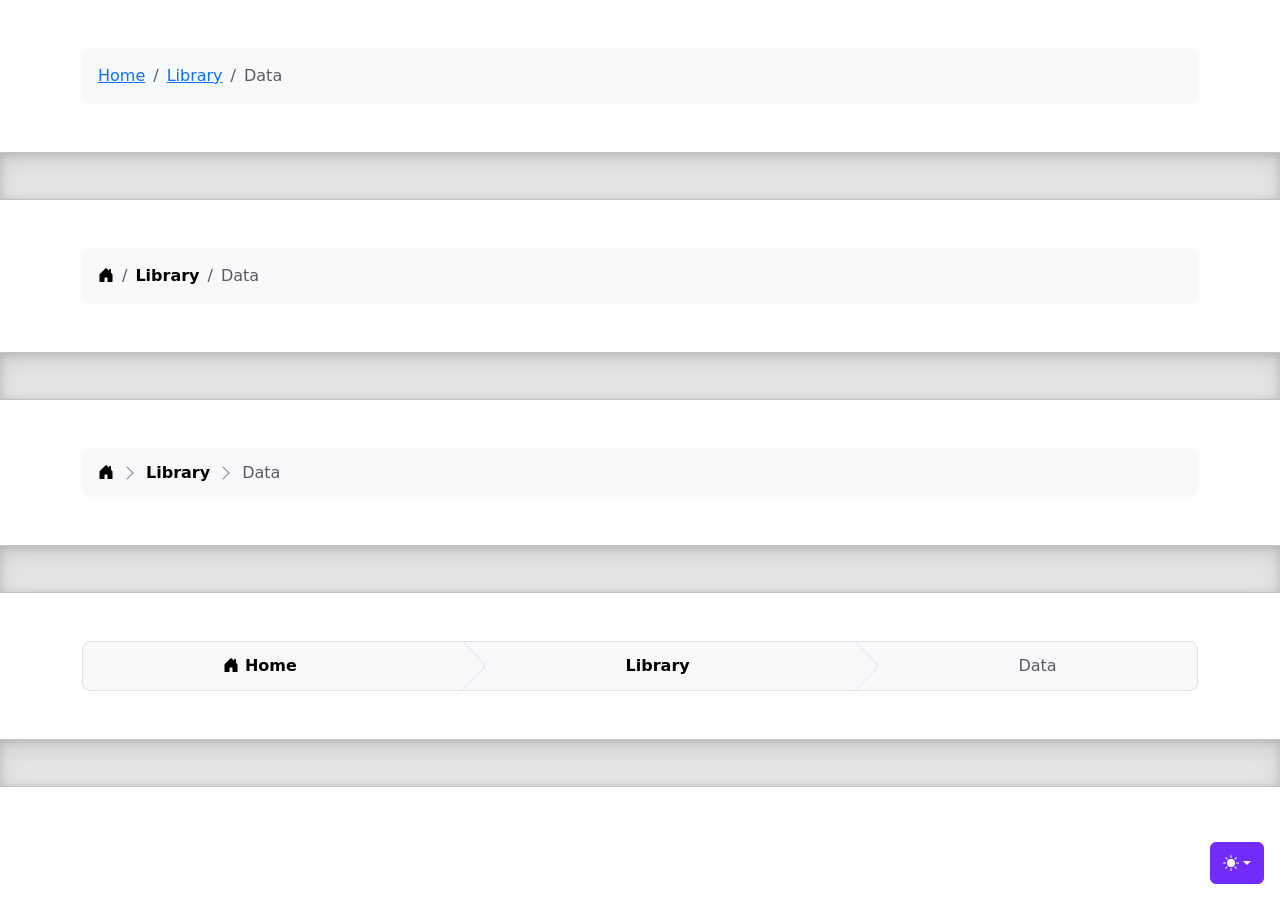
<file: Bootstrap/breadcrumbs/index.html>
<!doctype html>
<html lang="en" data-bs-theme="auto">
  <head>
    <meta charset="utf-8" />
    <meta name="viewport" content="width=device-width, initial-scale=1" />
    <meta name="description" content="" />
    <meta
      name="author"
      content="Mark Otto, Jacob Thornton, and Bootstrap contributors"
    />
    <meta name="generator" content="Astro v5.13.2" />
    <title>Breadcrumbs · Bootstrap v5.3</title>
    <link
      rel="canonical"
      href="https://getbootstrap.com/docs/5.3/examples/breadcrumbs/"
    />
    <script src="../assets/js/color-modes.js"></script>
    <link href="../assets/dist/css/bootstrap.min.css" rel="stylesheet" />
    <meta name="theme-color" content="#712cf9" />
    <link href="breadcrumbs.css" rel="stylesheet" />
    <style>
      .bd-placeholder-img {
        font-size: 1.125rem;
        text-anchor: middle;
        -webkit-user-select: none;
        -moz-user-select: none;
        user-select: none;
      }
      @media (min-width: 768px) {
        .bd-placeholder-img-lg {
          font-size: 3.5rem;
        }
      }
      .b-example-divider {
        width: 100%;
        height: 3rem;
        background-color: #0000001a;
        border: solid rgba(0, 0, 0, 0.15);
        border-width: 1px 0;
        box-shadow:
          inset 0 0.5em 1.5em #0000001a,
          inset 0 0.125em 0.5em #00000026;
      }
      .b-example-vr {
        flex-shrink: 0;
        width: 1.5rem;
        height: 100vh;
      }
      .bi {
        vertical-align: -0.125em;
        fill: currentColor;
      }
      .nav-scroller {
        position: relative;
        z-index: 2;
        height: 2.75rem;
        overflow-y: hidden;
      }
      .nav-scroller .nav {
        display: flex;
        flex-wrap: nowrap;
        padding-bottom: 1rem;
        margin-top: -1px;
        overflow-x: auto;
        text-align: center;
        white-space: nowrap;
        -webkit-overflow-scrolling: touch;
      }
      .btn-bd-primary {
        --bd-violet-bg: #712cf9;
        --bd-violet-rgb: 112.520718, 44.062154, 249.437846;
        --bs-btn-font-weight: 600;
        --bs-btn-color: var(--bs-white);
        --bs-btn-bg: var(--bd-violet-bg);
        --bs-btn-border-color: var(--bd-violet-bg);
        --bs-btn-hover-color: var(--bs-white);
        --bs-btn-hover-bg: #6528e0;
        --bs-btn-hover-border-color: #6528e0;
        --bs-btn-focus-shadow-rgb: var(--bd-violet-rgb);
        --bs-btn-active-color: var(--bs-btn-hover-color);
        --bs-btn-active-bg: #5a23c8;
        --bs-btn-active-border-color: #5a23c8;
      }
      .bd-mode-toggle {
        z-index: 1500;
      }
      .bd-mode-toggle .bi {
        width: 1em;
        height: 1em;
      }
      .bd-mode-toggle .dropdown-menu .active .bi {
        display: block !important;
      }
    </style>
  </head>
  <body>
    <svg xmlns="http://www.w3.org/2000/svg" class="d-none">
      <symbol id="check2" viewBox="0 0 16 16">
        <path
          d="M13.854 3.646a.5.5 0 0 1 0 .708l-7 7a.5.5 0 0 1-.708 0l-3.5-3.5a.5.5 0 1 1 .708-.708L6.5 10.293l6.646-6.647a.5.5 0 0 1 .708 0z"
        ></path>
      </symbol>
      <symbol id="circle-half" viewBox="0 0 16 16">
        <path
          d="M8 15A7 7 0 1 0 8 1v14zm0 1A8 8 0 1 1 8 0a8 8 0 0 1 0 16z"
        ></path>
      </symbol>
      <symbol id="moon-stars-fill" viewBox="0 0 16 16">
        <path
          d="M6 .278a.768.768 0 0 1 .08.858 7.208 7.208 0 0 0-.878 3.46c0 4.021 3.278 7.277 7.318 7.277.527 0 1.04-.055 1.533-.16a.787.787 0 0 1 .81.316.733.733 0 0 1-.031.893A8.349 8.349 0 0 1 8.344 16C3.734 16 0 12.286 0 7.71 0 4.266 2.114 1.312 5.124.06A.752.752 0 0 1 6 .278z"
        ></path>
        <path
          d="M10.794 3.148a.217.217 0 0 1 .412 0l.387 1.162c.173.518.579.924 1.097 1.097l1.162.387a.217.217 0 0 1 0 .412l-1.162.387a1.734 1.734 0 0 0-1.097 1.097l-.387 1.162a.217.217 0 0 1-.412 0l-.387-1.162A1.734 1.734 0 0 0 9.31 6.593l-1.162-.387a.217.217 0 0 1 0-.412l1.162-.387a1.734 1.734 0 0 0 1.097-1.097l.387-1.162zM13.863.099a.145.145 0 0 1 .274 0l.258.774c.115.346.386.617.732.732l.774.258a.145.145 0 0 1 0 .274l-.774.258a1.156 1.156 0 0 0-.732.732l-.258.774a.145.145 0 0 1-.274 0l-.258-.774a1.156 1.156 0 0 0-.732-.732l-.774-.258a.145.145 0 0 1 0-.274l.774-.258c.346-.115.617-.386.732-.732L13.863.1z"
        ></path>
      </symbol>
      <symbol id="sun-fill" viewBox="0 0 16 16">
        <path
          d="M8 12a4 4 0 1 0 0-8 4 4 0 0 0 0 8zM8 0a.5.5 0 0 1 .5.5v2a.5.5 0 0 1-1 0v-2A.5.5 0 0 1 8 0zm0 13a.5.5 0 0 1 .5.5v2a.5.5 0 0 1-1 0v-2A.5.5 0 0 1 8 13zm8-5a.5.5 0 0 1-.5.5h-2a.5.5 0 0 1 0-1h2a.5.5 0 0 1 .5.5zM3 8a.5.5 0 0 1-.5.5h-2a.5.5 0 0 1 0-1h2A.5.5 0 0 1 3 8zm10.657-5.657a.5.5 0 0 1 0 .707l-1.414 1.415a.5.5 0 1 1-.707-.708l1.414-1.414a.5.5 0 0 1 .707 0zm-9.193 9.193a.5.5 0 0 1 0 .707L3.05 13.657a.5.5 0 0 1-.707-.707l1.414-1.414a.5.5 0 0 1 .707 0zm9.193 2.121a.5.5 0 0 1-.707 0l-1.414-1.414a.5.5 0 0 1 .707-.707l1.414 1.414a.5.5 0 0 1 0 .707zM4.464 4.465a.5.5 0 0 1-.707 0L2.343 3.05a.5.5 0 1 1 .707-.707l1.414 1.414a.5.5 0 0 1 0 .708z"
        ></path>
      </symbol>
    </svg>
    <div
      class="dropdown position-fixed bottom-0 end-0 mb-3 me-3 bd-mode-toggle"
    >
      <button
        class="btn btn-bd-primary py-2 dropdown-toggle d-flex align-items-center"
        id="bd-theme"
        type="button"
        aria-expanded="false"
        data-bs-toggle="dropdown"
        aria-label="Toggle theme (auto)"
      >
        <svg class="bi my-1 theme-icon-active" aria-hidden="true">
          <use href="#circle-half"></use>
        </svg>
        <span class="visually-hidden" id="bd-theme-text">Toggle theme</span>
      </button>
      <ul
        class="dropdown-menu dropdown-menu-end shadow"
        aria-labelledby="bd-theme-text"
      >
        <li>
          <button
            type="button"
            class="dropdown-item d-flex align-items-center"
            data-bs-theme-value="light"
            aria-pressed="false"
          >
            <svg class="bi me-2 opacity-50" aria-hidden="true">
              <use href="#sun-fill"></use>
            </svg>
            Light
            <svg class="bi ms-auto d-none" aria-hidden="true">
              <use href="#check2"></use>
            </svg>
          </button>
        </li>
        <li>
          <button
            type="button"
            class="dropdown-item d-flex align-items-center"
            data-bs-theme-value="dark"
            aria-pressed="false"
          >
            <svg class="bi me-2 opacity-50" aria-hidden="true">
              <use href="#moon-stars-fill"></use>
            </svg>
            Dark
            <svg class="bi ms-auto d-none" aria-hidden="true">
              <use href="#check2"></use>
            </svg>
          </button>
        </li>
        <li>
          <button
            type="button"
            class="dropdown-item d-flex align-items-center active"
            data-bs-theme-value="auto"
            aria-pressed="true"
          >
            <svg class="bi me-2 opacity-50" aria-hidden="true">
              <use href="#circle-half"></use>
            </svg>
            Auto
            <svg class="bi ms-auto d-none" aria-hidden="true">
              <use href="#check2"></use>
            </svg>
          </button>
        </li>
      </ul>
    </div>
    <svg xmlns="http://www.w3.org/2000/svg" class="d-none">
      <symbol id="house-door-fill" viewBox="0 0 16 16">
        <path
          d="M6.5 14.5v-3.505c0-.245.25-.495.5-.495h2c.25 0 .5.25.5.5v3.5a.5.5 0 0 0 .5.5h4a.5.5 0 0 0 .5-.5v-7a.5.5 0 0 0-.146-.354L13 5.793V2.5a.5.5 0 0 0-.5-.5h-1a.5.5 0 0 0-.5.5v1.293L8.354 1.146a.5.5 0 0 0-.708 0l-6 6A.5.5 0 0 0 1.5 7.5v7a.5.5 0 0 0 .5.5h4a.5.5 0 0 0 .5-.5z"
        ></path>
      </symbol>
    </svg>
    <div class="container my-5">
      <nav aria-label="breadcrumb">
        <ol class="breadcrumb p-3 bg-body-tertiary rounded-3">
          <li class="breadcrumb-item"><a href="#">Home</a></li>
          <li class="breadcrumb-item"><a href="#">Library</a></li>
          <li class="breadcrumb-item active" aria-current="page">Data</li>
        </ol>
      </nav>
    </div>
    <div class="b-example-divider"></div>
    <div class="container my-5">
      <nav aria-label="breadcrumb">
        <ol class="breadcrumb p-3 bg-body-tertiary rounded-3">
          <li class="breadcrumb-item">
            <a class="link-body-emphasis" href="#">
              <svg class="bi" width="16" height="16" aria-hidden="true">
                <use xlink:href="#house-door-fill"></use>
              </svg>
              <span class="visually-hidden">Home</span>
            </a>
          </li>
          <li class="breadcrumb-item">
            <a
              class="link-body-emphasis fw-semibold text-decoration-none"
              href="#"
              >Library</a
            >
          </li>
          <li class="breadcrumb-item active" aria-current="page">Data</li>
        </ol>
      </nav>
    </div>
    <div class="b-example-divider"></div>
    <div class="container my-5">
      <nav aria-label="breadcrumb">
        <ol
          class="breadcrumb breadcrumb-chevron p-3 bg-body-tertiary rounded-3"
        >
          <li class="breadcrumb-item">
            <a class="link-body-emphasis" href="#">
              <svg class="bi" width="16" height="16" aria-hidden="true">
                <use xlink:href="#house-door-fill"></use>
              </svg>
              <span class="visually-hidden">Home</span>
            </a>
          </li>
          <li class="breadcrumb-item">
            <a
              class="link-body-emphasis fw-semibold text-decoration-none"
              href="#"
              >Library</a
            >
          </li>
          <li class="breadcrumb-item active" aria-current="page">Data</li>
        </ol>
      </nav>
    </div>
    <div class="b-example-divider"></div>
    <div class="container my-5">
      <nav aria-label="breadcrumb">
        <ol
          class="breadcrumb breadcrumb-custom overflow-hidden text-center bg-body-tertiary border rounded-3"
        >
          <li class="breadcrumb-item">
            <a
              class="link-body-emphasis fw-semibold text-decoration-none"
              href="#"
            >
              <svg class="bi" width="16" height="16" aria-hidden="true">
                <use xlink:href="#house-door-fill"></use>
              </svg>
              Home
            </a>
          </li>
          <li class="breadcrumb-item">
            <a
              class="link-body-emphasis fw-semibold text-decoration-none"
              href="#"
              >Library</a
            >
          </li>
          <li class="breadcrumb-item active" aria-current="page">Data</li>
        </ol>
      </nav>
    </div>
    <div class="b-example-divider"></div>
    <script
      src="../assets/dist/js/bootstrap.bundle.min.js"
      class="astro-vvvwv3sm"
    ></script>
  </body>
</html>
</file>
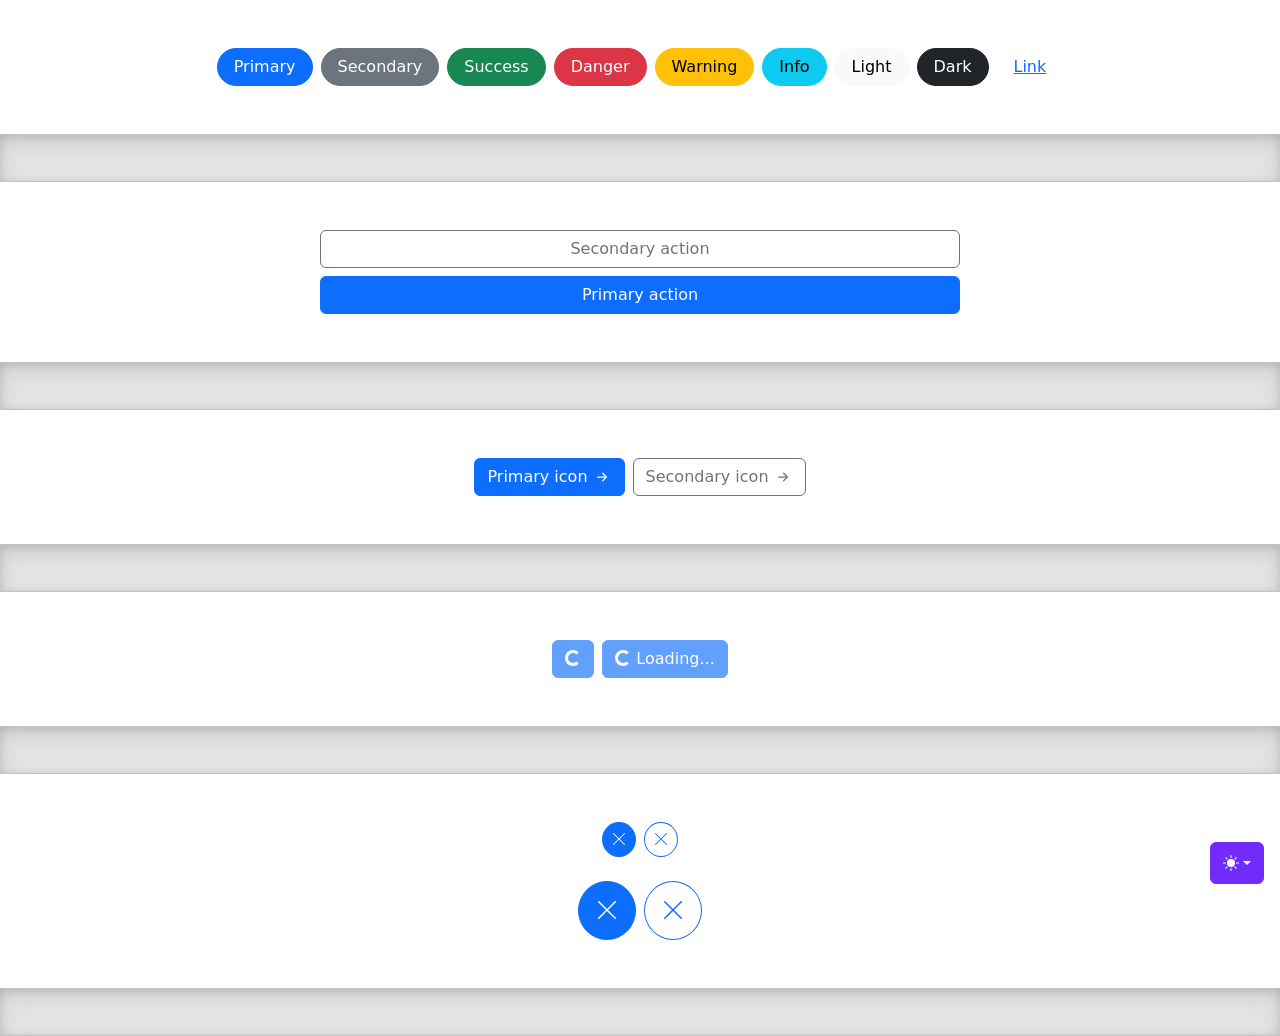
<file: Bootstrap/buttons/index.html>
<!doctype html>
<html lang="en" data-bs-theme="auto">
  <head>
    <meta charset="utf-8" />
    <meta name="viewport" content="width=device-width, initial-scale=1" />
    <meta name="description" content="" />
    <meta
      name="author"
      content="Mark Otto, Jacob Thornton, and Bootstrap contributors"
    />
    <meta name="generator" content="Astro v5.13.2" />
    <title>Buttons · Bootstrap v5.3</title>
    <link
      rel="canonical"
      href="https://getbootstrap.com/docs/5.3/examples/buttons/"
    />
    <script src="../assets/js/color-modes.js"></script>
    <link href="../assets/dist/css/bootstrap.min.css" rel="stylesheet" />
    <meta name="theme-color" content="#712cf9" />
    <style>
      .bd-placeholder-img {
        font-size: 1.125rem;
        text-anchor: middle;
        -webkit-user-select: none;
        -moz-user-select: none;
        user-select: none;
      }
      @media (min-width: 768px) {
        .bd-placeholder-img-lg {
          font-size: 3.5rem;
        }
      }
      .b-example-divider {
        width: 100%;
        height: 3rem;
        background-color: #0000001a;
        border: solid rgba(0, 0, 0, 0.15);
        border-width: 1px 0;
        box-shadow:
          inset 0 0.5em 1.5em #0000001a,
          inset 0 0.125em 0.5em #00000026;
      }
      .b-example-vr {
        flex-shrink: 0;
        width: 1.5rem;
        height: 100vh;
      }
      .bi {
        vertical-align: -0.125em;
        fill: currentColor;
      }
      .nav-scroller {
        position: relative;
        z-index: 2;
        height: 2.75rem;
        overflow-y: hidden;
      }
      .nav-scroller .nav {
        display: flex;
        flex-wrap: nowrap;
        padding-bottom: 1rem;
        margin-top: -1px;
        overflow-x: auto;
        text-align: center;
        white-space: nowrap;
        -webkit-overflow-scrolling: touch;
      }
      .btn-bd-primary {
        --bd-violet-bg: #712cf9;
        --bd-violet-rgb: 112.520718, 44.062154, 249.437846;
        --bs-btn-font-weight: 600;
        --bs-btn-color: var(--bs-white);
        --bs-btn-bg: var(--bd-violet-bg);
        --bs-btn-border-color: var(--bd-violet-bg);
        --bs-btn-hover-color: var(--bs-white);
        --bs-btn-hover-bg: #6528e0;
        --bs-btn-hover-border-color: #6528e0;
        --bs-btn-focus-shadow-rgb: var(--bd-violet-rgb);
        --bs-btn-active-color: var(--bs-btn-hover-color);
        --bs-btn-active-bg: #5a23c8;
        --bs-btn-active-border-color: #5a23c8;
      }
      .bd-mode-toggle {
        z-index: 1500;
      }
      .bd-mode-toggle .bi {
        width: 1em;
        height: 1em;
      }
      .bd-mode-toggle .dropdown-menu .active .bi {
        display: block !important;
      }
    </style>
  </head>
  <body>
    <svg xmlns="http://www.w3.org/2000/svg" class="d-none">
      <symbol id="check2" viewBox="0 0 16 16">
        <path
          d="M13.854 3.646a.5.5 0 0 1 0 .708l-7 7a.5.5 0 0 1-.708 0l-3.5-3.5a.5.5 0 1 1 .708-.708L6.5 10.293l6.646-6.647a.5.5 0 0 1 .708 0z"
        ></path>
      </symbol>
      <symbol id="circle-half" viewBox="0 0 16 16">
        <path
          d="M8 15A7 7 0 1 0 8 1v14zm0 1A8 8 0 1 1 8 0a8 8 0 0 1 0 16z"
        ></path>
      </symbol>
      <symbol id="moon-stars-fill" viewBox="0 0 16 16">
        <path
          d="M6 .278a.768.768 0 0 1 .08.858 7.208 7.208 0 0 0-.878 3.46c0 4.021 3.278 7.277 7.318 7.277.527 0 1.04-.055 1.533-.16a.787.787 0 0 1 .81.316.733.733 0 0 1-.031.893A8.349 8.349 0 0 1 8.344 16C3.734 16 0 12.286 0 7.71 0 4.266 2.114 1.312 5.124.06A.752.752 0 0 1 6 .278z"
        ></path>
        <path
          d="M10.794 3.148a.217.217 0 0 1 .412 0l.387 1.162c.173.518.579.924 1.097 1.097l1.162.387a.217.217 0 0 1 0 .412l-1.162.387a1.734 1.734 0 0 0-1.097 1.097l-.387 1.162a.217.217 0 0 1-.412 0l-.387-1.162A1.734 1.734 0 0 0 9.31 6.593l-1.162-.387a.217.217 0 0 1 0-.412l1.162-.387a1.734 1.734 0 0 0 1.097-1.097l.387-1.162zM13.863.099a.145.145 0 0 1 .274 0l.258.774c.115.346.386.617.732.732l.774.258a.145.145 0 0 1 0 .274l-.774.258a1.156 1.156 0 0 0-.732.732l-.258.774a.145.145 0 0 1-.274 0l-.258-.774a1.156 1.156 0 0 0-.732-.732l-.774-.258a.145.145 0 0 1 0-.274l.774-.258c.346-.115.617-.386.732-.732L13.863.1z"
        ></path>
      </symbol>
      <symbol id="sun-fill" viewBox="0 0 16 16">
        <path
          d="M8 12a4 4 0 1 0 0-8 4 4 0 0 0 0 8zM8 0a.5.5 0 0 1 .5.5v2a.5.5 0 0 1-1 0v-2A.5.5 0 0 1 8 0zm0 13a.5.5 0 0 1 .5.5v2a.5.5 0 0 1-1 0v-2A.5.5 0 0 1 8 13zm8-5a.5.5 0 0 1-.5.5h-2a.5.5 0 0 1 0-1h2a.5.5 0 0 1 .5.5zM3 8a.5.5 0 0 1-.5.5h-2a.5.5 0 0 1 0-1h2A.5.5 0 0 1 3 8zm10.657-5.657a.5.5 0 0 1 0 .707l-1.414 1.415a.5.5 0 1 1-.707-.708l1.414-1.414a.5.5 0 0 1 .707 0zm-9.193 9.193a.5.5 0 0 1 0 .707L3.05 13.657a.5.5 0 0 1-.707-.707l1.414-1.414a.5.5 0 0 1 .707 0zm9.193 2.121a.5.5 0 0 1-.707 0l-1.414-1.414a.5.5 0 0 1 .707-.707l1.414 1.414a.5.5 0 0 1 0 .707zM4.464 4.465a.5.5 0 0 1-.707 0L2.343 3.05a.5.5 0 1 1 .707-.707l1.414 1.414a.5.5 0 0 1 0 .708z"
        ></path>
      </symbol>
    </svg>
    <div
      class="dropdown position-fixed bottom-0 end-0 mb-3 me-3 bd-mode-toggle"
    >
      <button
        class="btn btn-bd-primary py-2 dropdown-toggle d-flex align-items-center"
        id="bd-theme"
        type="button"
        aria-expanded="false"
        data-bs-toggle="dropdown"
        aria-label="Toggle theme (auto)"
      >
        <svg class="bi my-1 theme-icon-active" aria-hidden="true">
          <use href="#circle-half"></use>
        </svg>
        <span class="visually-hidden" id="bd-theme-text">Toggle theme</span>
      </button>
      <ul
        class="dropdown-menu dropdown-menu-end shadow"
        aria-labelledby="bd-theme-text"
      >
        <li>
          <button
            type="button"
            class="dropdown-item d-flex align-items-center"
            data-bs-theme-value="light"
            aria-pressed="false"
          >
            <svg class="bi me-2 opacity-50" aria-hidden="true">
              <use href="#sun-fill"></use>
            </svg>
            Light
            <svg class="bi ms-auto d-none" aria-hidden="true">
              <use href="#check2"></use>
            </svg>
          </button>
        </li>
        <li>
          <button
            type="button"
            class="dropdown-item d-flex align-items-center"
            data-bs-theme-value="dark"
            aria-pressed="false"
          >
            <svg class="bi me-2 opacity-50" aria-hidden="true">
              <use href="#moon-stars-fill"></use>
            </svg>
            Dark
            <svg class="bi ms-auto d-none" aria-hidden="true">
              <use href="#check2"></use>
            </svg>
          </button>
        </li>
        <li>
          <button
            type="button"
            class="dropdown-item d-flex align-items-center active"
            data-bs-theme-value="auto"
            aria-pressed="true"
          >
            <svg class="bi me-2 opacity-50" aria-hidden="true">
              <use href="#circle-half"></use>
            </svg>
            Auto
            <svg class="bi ms-auto d-none" aria-hidden="true">
              <use href="#check2"></use>
            </svg>
          </button>
        </li>
      </ul>
    </div>
    <svg xmlns="http://www.w3.org/2000/svg" class="d-none">
      <symbol id="arrow-right-short" viewBox="0 0 16 16">
        <path
          fill-rule="evenodd"
          d="M4 8a.5.5 0 0 1 .5-.5h5.793L8.146 5.354a.5.5 0 1 1 .708-.708l3 3a.5.5 0 0 1 0 .708l-3 3a.5.5 0 0 1-.708-.708L10.293 8.5H4.5A.5.5 0 0 1 4 8z"
        ></path>
      </symbol>
      <symbol id="x-lg" viewBox="0 0 16 16">
        <path
          fill-rule="evenodd"
          d="M13.854 2.146a.5.5 0 0 1 0 .708l-11 11a.5.5 0 0 1-.708-.708l11-11a.5.5 0 0 1 .708 0Z"
        ></path>
        <path
          fill-rule="evenodd"
          d="M2.146 2.146a.5.5 0 0 0 0 .708l11 11a.5.5 0 0 0 .708-.708l-11-11a.5.5 0 0 0-.708 0Z"
        ></path>
      </symbol>
    </svg>
    <div class="d-flex gap-2 justify-content-center py-5">
      <button class="btn btn-primary rounded-pill px-3" type="button">
        Primary
      </button>
      <button class="btn btn-secondary rounded-pill px-3" type="button">
        Secondary
      </button>
      <button class="btn btn-success rounded-pill px-3" type="button">
        Success
      </button>
      <button class="btn btn-danger rounded-pill px-3" type="button">
        Danger
      </button>
      <button class="btn btn-warning rounded-pill px-3" type="button">
        Warning
      </button>
      <button class="btn btn-info rounded-pill px-3" type="button">Info</button>
      <button class="btn btn-light rounded-pill px-3" type="button">
        Light
      </button>
      <button class="btn btn-dark rounded-pill px-3" type="button">Dark</button>
      <button class="btn btn-link rounded-pill px-3" type="button">Link</button>
    </div>
    <div class="b-example-divider"></div>
    <div class="col-lg-6 col-xxl-4 my-5 mx-auto">
      <div class="d-grid gap-2">
        <button class="btn btn-outline-secondary" type="button">
          Secondary action
        </button>
        <button class="btn btn-primary" type="button">Primary action</button>
      </div>
    </div>
    <div class="b-example-divider"></div>
    <div class="d-flex gap-2 justify-content-center py-5">
      <button
        class="btn btn-primary d-inline-flex align-items-center"
        type="button"
      >
        Primary icon
        <svg class="bi ms-1" width="20" height="20" aria-hidden="true">
          <use xlink:href="#arrow-right-short"></use>
        </svg>
      </button>
      <button
        class="btn btn-outline-secondary d-inline-flex align-items-center"
        type="button"
      >
        Secondary icon
        <svg class="bi ms-1" width="20" height="20" aria-hidden="true">
          <use xlink:href="#arrow-right-short"></use>
        </svg>
      </button>
    </div>
    <div class="b-example-divider"></div>
    <div class="d-flex gap-2 justify-content-center py-5">
      <button class="btn btn-primary" type="button" disabled>
        <span
          class="spinner-border spinner-border-sm"
          aria-hidden="true"
        ></span>
        <span class="visually-hidden" role="status">Loading...</span>
      </button>
      <button class="btn btn-primary" type="button" disabled>
        <span
          class="spinner-border spinner-border-sm"
          aria-hidden="true"
        ></span>
        <span role="status">Loading...</span>
      </button>
    </div>
    <div class="b-example-divider"></div>
    <div class="d-flex gap-2 justify-content-center pt-5 pb-4">
      <button class="btn btn-primary rounded-circle p-2 lh-1" type="button">
        <svg class="bi" width="16" height="16" aria-hidden="true">
          <use xlink:href="#x-lg"></use>
        </svg>
        <span class="visually-hidden">Dismiss</span>
      </button>
      <button
        class="btn btn-outline-primary rounded-circle p-2 lh-1"
        type="button"
      >
        <svg class="bi" width="16" height="16" aria-hidden="true">
          <use xlink:href="#x-lg"></use>
        </svg>
        <span class="visually-hidden">Dismiss</span>
      </button>
    </div>
    <div class="d-flex gap-2 justify-content-center pb-5">
      <button class="btn btn-primary rounded-circle p-3 lh-1" type="button">
        <svg class="bi" width="24" height="24" aria-hidden="true">
          <use xlink:href="#x-lg"></use>
        </svg>
        <span class="visually-hidden">Dismiss</span>
      </button>
      <button
        class="btn btn-outline-primary rounded-circle p-3 lh-1"
        type="button"
      >
        <svg class="bi" width="24" height="24" aria-hidden="true">
          <use xlink:href="#x-lg"></use>
        </svg>
        <span class="visually-hidden">Dismiss</span>
      </button>
    </div>
    <div class="b-example-divider"></div>
    <script
      src="../assets/dist/js/bootstrap.bundle.min.js"
      class="astro-vvvwv3sm"
    ></script>
  </body>
</html>
</file>
<file: meuprojeto/styles.css>
/* Reset básico */
* {
  margin: 0;
  padding: 0;
  box-sizing: border-box;
}

/* Corpo */
body {
  font-family: Arial, sans-serif;
  background-color: dimgray;
  color: aqua;
  background-image: url(abstract-art-1920x1080-26359.avif);
}

/* Container estilo Bootstrap */
.container {
  max-width: 400px;
  margin: 50px auto;
  padding: 20px;
}

/* Centralização */
.text-center {
  text-align: center;
}

/* Avatar */
.avatar {
  width: 120px;
  border-radius: 50%;
  margin-bottom: 15px;
}

/* Títulos */
.title {
  font-size: 24px;
  margin-bottom: 5px;
}

.subtitle {
  font-size: 14px;
  margin-bottom: 20px;
  color: aqua;
}

/* Links */
.links {
  display: flex;
  flex-direction: column;
  gap: 10px;
  margin-bottom: 20px;
}

/* Botões estilo Bootstrap */
.btn {
  display: block;
  padding: 10px;
  text-decoration: none;
  border-radius: 5px;
  transition: 0.3s;
  cursor: pointer;
}

/* Variantes */
.btn-primary {
  background-color: transparent;
  color: white;
}

.btn-secondary {
  background-color: transparent;
  color: white;
}

.btn-dark {
  background-color: transparent;
  color: white;
}

.btn-outline {
  border: 1px solid transparent;
  background: transparent
}

/* Hover */
.btn:hover {
  opacity: 0.8;
}

/* Tema escuro */
.dark-mode {
  background-color: black;
  color: crimson;
  background-image: url(digital-abstract-3d-render-pattern-minimal-art-black-1920x1080-7124.avif);
}

.dark-mode .subtitle {
  font-size: 14px;
  margin-bottom: 20px;
  color: crimson;
}


.dark-mode .btn-outline {
  color: goldenrod;
  border-color: transparent;
}

.dark-mode .btn-primary {
  background-color: transparent;
  color: goldenrod;
}

.dark-mode .btn-secondary {
  background-color: transparent;
  color: goldenrod;
}

.dark-mode .btn-dark {
  background-color:transparent;
  color: goldenrod;
}

body{
   animation: zoom 20s infinite alternate;
}

@keyframes zoom{
   from{
      background-size: 100%;
   }

   to{
      background-size: 110%;
   }
}

.container {
    background: rgba(0,0,0,0.35);
    backdrop-filter: blur(10px);
    padding: 30px;
    border-radius: 25px;
    border: 1px solid rgba(255,255,255,0.1);
}

h1{
   text-shadow:
   0 0 10px #00ffff,
   0 0 20px #00ffff;
}
</file>
<file: modelo/estilos.css>
html,
body,
.reset {
    margin: 0;
    padding: 0;
}

html,
body {
    font-family: Arial, Helvetica, sans-serif monospace;
}

.texto-direita {
    text-align: right;
}

.barra-navegacao {
    background-color: black;
    padding: 10PX;
}

.link {
    background-color: whitesmoke;
    padding: 5px 25px;
}

.h1 {
    color: black;
    margin: 0;
    padding: 20px;
    background-color: rgb(251, 250, 221);
}

.wrapper {
    display: flex;
}

.meia-caixa {
    width: 50%;
    height: 250px;
    padding: 10px;
    color: white;
    background-color: red;
}

.caixa-completa {
    width: 100%;
    height: 500px;
    padding: 10px;
    color: white;
    background-color: green;
    text-align: center;
}

.botoes {
    background-color: goldenrod;
    width: 100%;
    height: 50px;
    padding: 25px;
    display: flex;
}

.botoes a {
    width: 90px;
    height: 50px;
    background-color: white;
    color: black;
    text-decoration: none;
    padding: 0px 0px;
    margin: 5px;
    display: flex;
    align-items: center;
    border: 1px solid crimson;
}
</file>
<file: modelo2/style.css>
html,
body,
.reset {
    margin: 0;
    padding: 0;
}

.botoes {
    background-color: goldenrod;
    width: 100%;
    height: 50px;
    padding: 25px;
    display: flex;
}

.botoes a {
    width: 90px;
    height: 50px;
    background-color: white;
    color: black;
    text-decoration: none;
    padding: 0px 0px;
    margin: 5px;
    display: flex;
    align-items: center;
    border: 1px solid crimson;
}

.h1 {
    color: aquamarine;
    margin: 0;
    padding: 10px;
    background-color: crimson;
}

.meia-caixa {
    width: 50%;
    height: 250px;
    padding: 10px;
    color: white;
}

.direita {
    text-align: right;
}

.wrapper{
    display: flex;
}
</file>
<file: PROVA/custom.css>
/* --- Base (main-styles) --- */
html,
body {
    height: 100%;
    width: 100%;
}

*{
    margin: 0;
    padding: 0;
    color: white;
    font-size: 16px;
    font-weight: 400;
    line-height: 1.5;
    font-family: "Poppins", sans-serif;
}

h1 {
    font-size: 10em;
    line-height: 1;
    font-weight: 800;
}

h5 {
    font-size: 1.2rem;
    font-weight: 600;
    line-height: 1.5;
    margin: 10px auto;
    max-width: 500px;
}

body {
    min-height: 100vh;
}

/* --- Conteudo principal --- */
.main-area {
    width: 80vw;
    max-width: 650px;
    margin: auto;
    padding: 10vh 0 22vh;
    position: relative;
    min-height: 100vh;
    box-sizing: border-box;
    display: flex;
    flex-direction: column;
    align-content: space-around;
    justify-content: flex-start;
    text-align: center;
    font-family: "Open Sans", sans-serif;
}

.main-area img {
    height: 30vh;
    max-width: 80%;
    display: block;
    object-fit: contain;
    margin: 5rem auto 0;
}

/* --- Fundo animado --- */
#bg-base,
#bg-ripple {
    position: fixed;
    inset: 0;
    z-index: -2;
}

#bg-ripple {
    z-index: -1;
    clip-path: circle(0% at 50% 50%);
}

/* --- Footer --- */
.barra-navegacao {
    position: fixed;
    bottom: 0;
    left: 0;
    right: 0;
    display: flex;
    align-items: center;
    justify-content: center;
    gap: 0.45rem;
    padding: 1.5rem;
    background: rgba(0, 0, 0, 0.12);
    z-index: 10;
}

.btn-hover {
    font-family: "Poppins", sans-serif;
    font-size: 0.8rem;
    font-weight: 500;
    letter-spacing: 0.06em;
    color: rgba(255, 255, 255, 0.92);
    padding: 0.5rem 0.95rem;
    border-radius: 999px;
    border: 1px solid rgba(255, 255, 255, 0.28);
    background: rgba(255, 255, 255, 0.1);
    cursor: pointer;
    transition:
    transform var(--btn-tempo)ease,
    background var(--btn-tempo)ease,
    border-color var(--btn-tempo)ease,
    box-shadow var(--btn-tempo)ease;
}

.btn-hover:hover {
    transform: translateY(-4px)scale(1.04);
    background: rgba(255, 255, 255, 0.24);
    border-color: rgba(255, 255, 255, 0.55);
    box-shadow: 0 10px 28px rgba(0, 0, 0, 0.18);
}

/* --- Animações --- */
:root {
    --tinta-tempo: 1.5s;
    --imagem-tempo: 0.6s;
    --btn-tempo: 0.25s;
}

#bg-ripple.tinta-parada {
    transition: none;
}

#bg-ripple.tinta-cheia {
    transition: none;
    clip-path: circle(150% at 50% 50%);
}

#bg-ripple.tinta-abre {
    transition: clip-path var(--tinta-tempo) ease-out;
    clip-path: circle(150% at 50% 50%);
}

#bg-ripple.tinta-fecha {
    transition: clip-path var(--tinta-tempo) ease-in;
    clip-path: circle(0% at 50% 50%);
}

#imagem {
    transition:
    opacity var(--imagem-tempo) ease,
    transform var(--imagem-tempo) ease;
}

#imagem.trocando {
    opacity: 0;
    transform: scale(0.96);
}
</file>
<file: teste/style.css>
* {
    margin: 0;
    padding: 0;
}


.botoes {
    background-color: black;
    width: 100%;
    height: 50px;
    padding: 10px;
    display: flex;
}

.botoes a {
    width: 90px;
    height: 50px;
    background-color: white;
    color: black;
    text-decoration: none;
    padding: 0px 0px;
    margin: 5px;
    display: flex;
    align-items: center;
    border: 1px solid crimson;
}

.texto1 {
    background-color: red;
    width: 50%;
    height: 250px;
    color: white;
    text-align: right;
    left: 0%;
    padding: 10px;
}

.texto2 {
    background-color: blue;
    width: 50%;
    height: 250px;
    color: white;
    text-align: left;
    right: 0%;
    padding: 10px;
}

.container {
    display: flex;
}

.texto3 {
    background-color: rgb(28, 202, 28);
    width: 100%;
    height: 300px;
    text-align: center;
    padding: 10px;
    color: white;
}
</file>
<file: website/estilos.css>
/* Base e Fundo */

html,
body {
    margin: 0;
    padding: 0;
    color: #000;
    font-family: Arial, Helvetica, sans-serif;
    background-color: #fff;
}

/* Componentes Globais */

.barra-navegacao {
    height: 60px;
    padding: 5px 10px;
    top: 0;
    left: 0;
    position: sticky;
    text-align: center;
    background-color: #000000f1;
}

.btn {
    color: #fff;
    font-weight: 700;
    text-decoration: none;
    display: inline-flex;
    align-items: center;
    justify-content: center;
    height: 40px;
    min-width: 60px;
    padding: 5px 15px;
    border-radius: 4px;
}

.btn:hover {
    color: #000;
    background-color: #f3f3f3;
}

/* Ultilitarios de Espaçamento */

.p-1 { padding: 1rem !important; }
.p-2 { padding: 2rem !important; } 
.p-3 { padding: 3rem !important; }
.p-4 { padding: 4rem !important; }
.p-5 { padding: 5rem !important; }

/* Cores de texto e Midia */

.text-preto { color: #000 !important;}
.text-branco { color: #fff !important;}

.img-error {
    width: auto;
    height: 250px;
    object-fit: contain;
    margin: 0 auto;
    display: block;
}

/* Sistema de Grid e Layout */

.linha {
    display: flex;
    flex-wrap: wrap;
    align-items: stretch;
}

[class^="col-"] {
    padding: 0 15px;
    box-sizing: border-box;
}

.col-1 { width: 8.333%; }
.col-2 { width: 16.666%; }
.col-3 { width: 25%; }
.col-4 { width: 33.333%; }
.col-5 { width: 41.666%; }
.col-6 { width: 50%; }
.col-7 { width: 58.333%; }
.col-8 { width: 66.666%; }
.col-9 { width: 75%; }
.col-10 { width: 83.333%; }
.col-11 { width: 91.666%; }
.col-12 { width: 100%; }

.d-flex {
    display: flex;
}

.alinhar-meio {
    align-items: center;
}
</file>
<file: Bootstrap/blog/blog.rtl.css>
/* stylelint-disable @stylistic/selector-list-comma-newline-after */

.blog-header-logo {
  font-family: Amiri, Georgia, "Times New Roman", serif;
  font-size: 2.25rem;
}

.blog-header-logo:hover {
  text-decoration: none;
}

h1, h2, h3, h4, h5, h6 {
  font-family: Amiri, Georgia, "Times New Roman", serif;
}

.flex-auto {
  flex: 0 0 auto;
}

.h-250 { height: 250px; }
@media (min-width: 768px) {
  .h-md-250 { height: 250px; }
}

/* Pagination */
.blog-pagination {
  margin-bottom: 4rem;
}

/*
 * Blog posts
 */
.blog-post {
  margin-bottom: 4rem;
}
.blog-post-meta {
  margin-bottom: 1.25rem;
  color: #727272;
}
</file>
<file: Bootstrap/blog/blog.css>
/* stylelint-disable @stylistic/selector-list-comma-newline-after */

.blog-header-logo {
  font-family: "Playfair Display", Georgia, "Times New Roman", serif/*rtl:Amiri, Georgia, "Times New Roman", serif*/;
  font-size: 2.25rem;
}

.blog-header-logo:hover {
  text-decoration: none;
}

h1, h2, h3, h4, h5, h6 {
  font-family: "Playfair Display", Georgia, "Times New Roman", serif/*rtl:Amiri, Georgia, "Times New Roman", serif*/;
}

.flex-auto {
  flex: 0 0 auto;
}

.h-250 { height: 250px; }
@media (min-width: 768px) {
  .h-md-250 { height: 250px; }
}

/* Pagination */
.blog-pagination {
  margin-bottom: 4rem;
}

/*
 * Blog posts
 */
.blog-post {
  margin-bottom: 4rem;
}
.blog-post-meta {
  margin-bottom: 1.25rem;
  color: #727272;
}
</file>
<file: Bootstrap/breadcrumbs/breadcrumbs.css>
.breadcrumb-chevron {
  --bs-breadcrumb-divider: url("data:image/svg+xml,%3Csvg xmlns='http://www.w3.org/2000/svg' width='16' height='16' fill='%236c757d'%3E%3Cpath fill-rule='evenodd' d='M4.646 1.646a.5.5 0 0 1 .708 0l6 6a.5.5 0 0 1 0 .708l-6 6a.5.5 0 0 1-.708-.708L10.293 8 4.646 2.354a.5.5 0 0 1 0-.708z'/%3E%3C/svg%3E");
  gap: .5rem;
}
.breadcrumb-chevron .breadcrumb-item {
  display: flex;
  gap: inherit;
  align-items: center;
  padding-left: 0;
  line-height: 1;
}
.breadcrumb-chevron .breadcrumb-item::before {
  gap: inherit;
  float: none;
  width: 1rem;
  height: 1rem;
}

.breadcrumb-custom .breadcrumb-item {
  position: relative;
  flex-grow: 1;
  padding: .75rem 3rem;
}
.breadcrumb-custom .breadcrumb-item::before {
  display: none;
}
.breadcrumb-custom .breadcrumb-item::after {
  position: absolute;
  top: 50%;
  right: -25px;
  z-index: 1;
  display: inline-block;
  width: 50px;
  height: 50px;
  margin-top: -25px;
  content: "";
  background-color: var(--bs-tertiary-bg);
  border-top-right-radius: .5rem;
  box-shadow: 1px -1px var(--bs-border-color);
  transform: scale(.707) rotate(45deg);
}
.breadcrumb-custom .breadcrumb-item:first-child {
  padding-left: 1.5rem;
}
.breadcrumb-custom .breadcrumb-item:last-child {
  padding-right: 1.5rem;
}
.breadcrumb-custom .breadcrumb-item:last-child::after {
  display: none;
}
</file>
